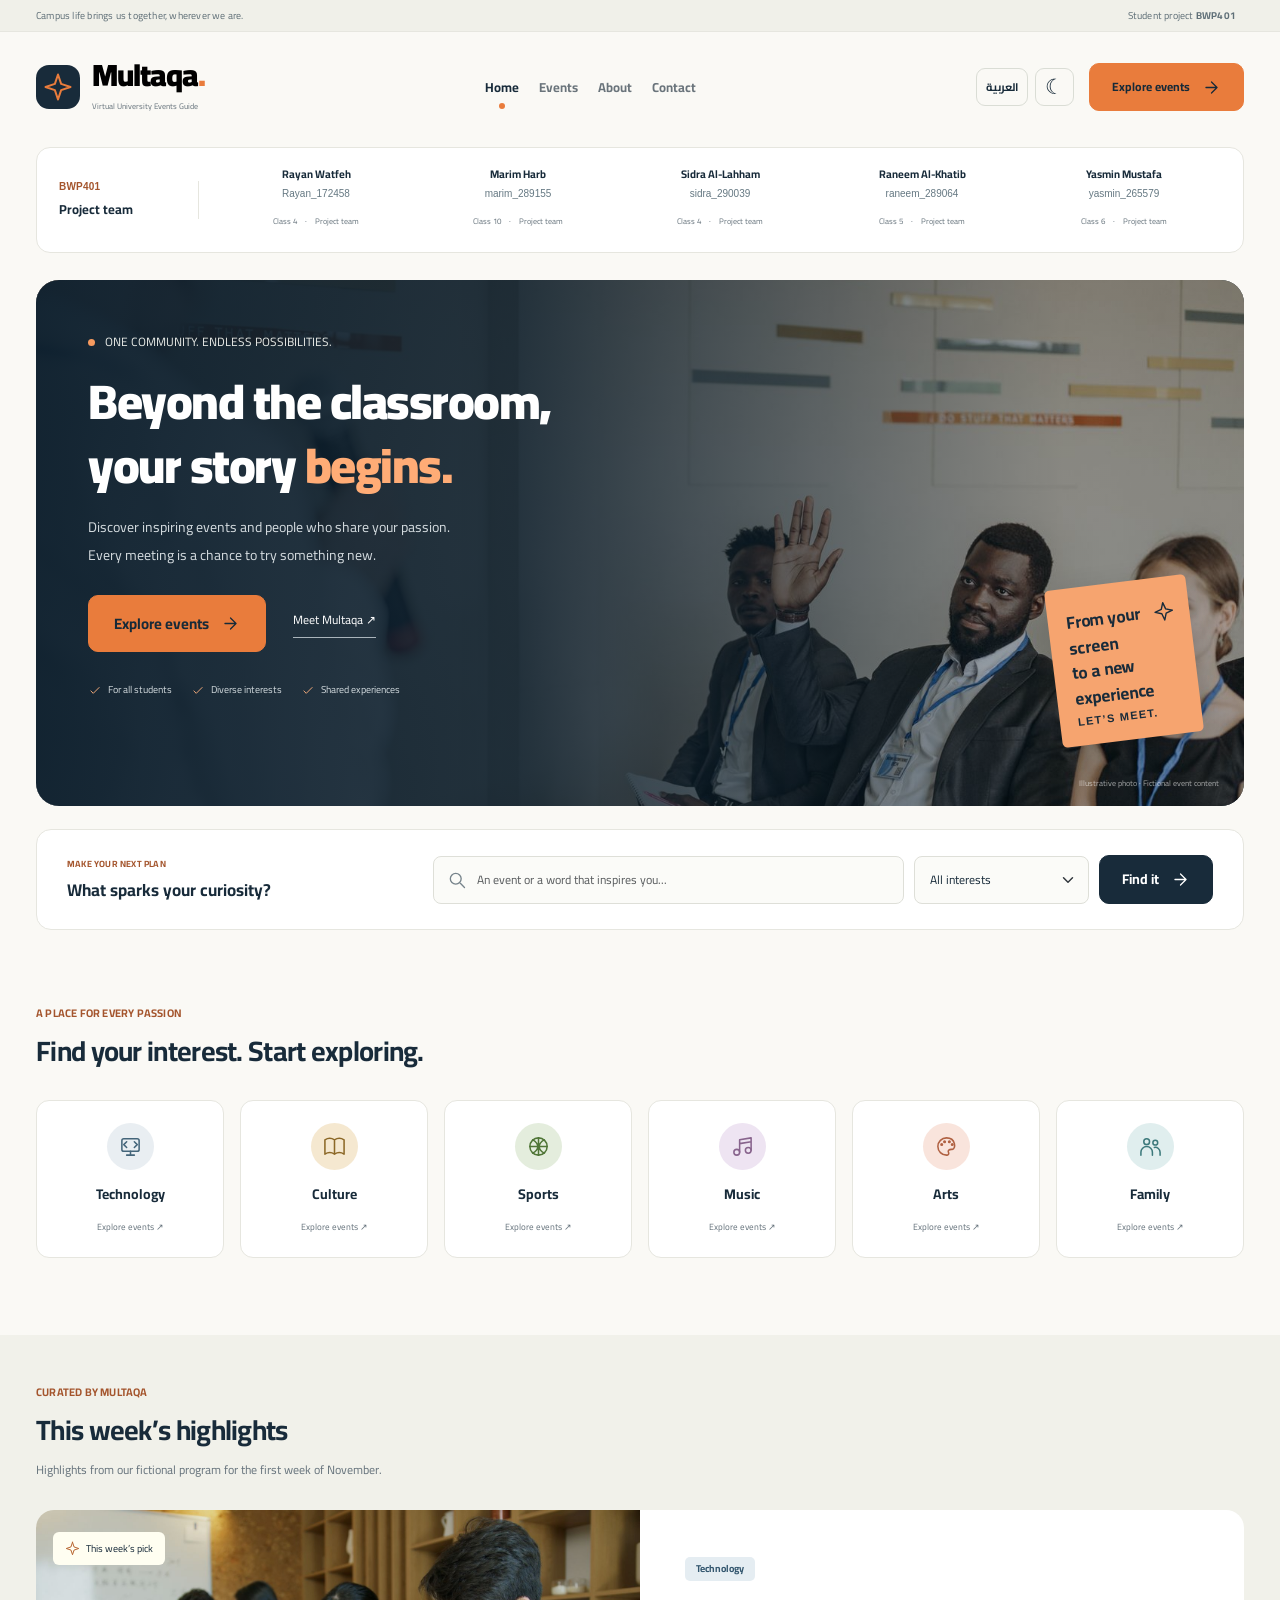
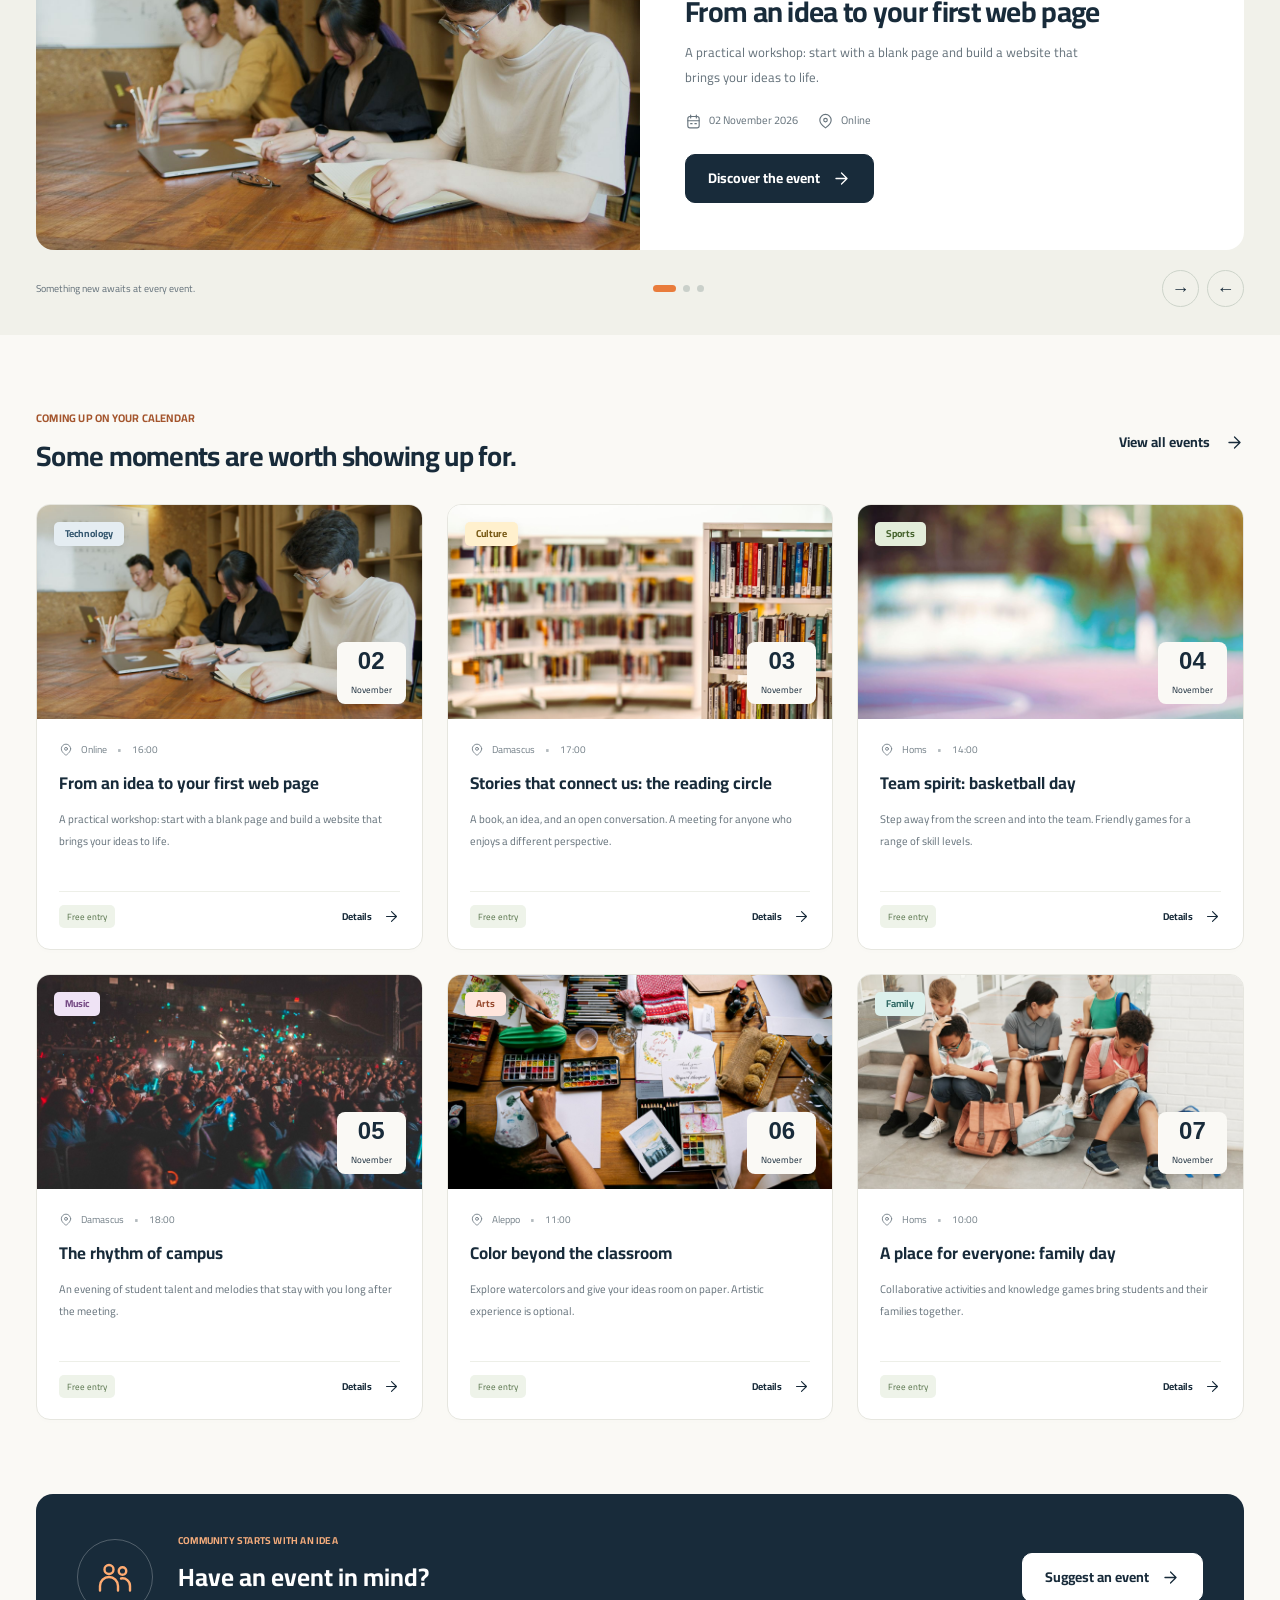
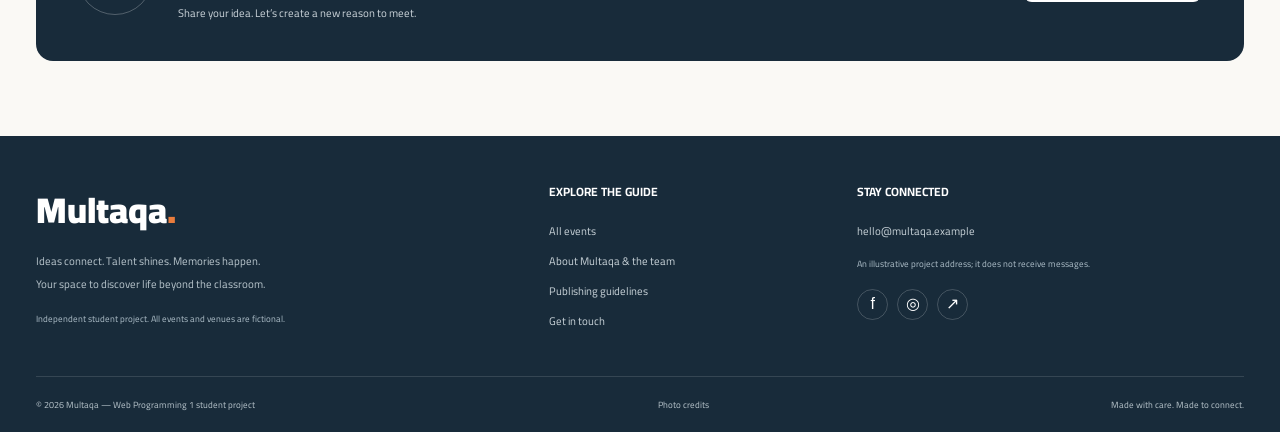
<file: en/index.html>
<!DOCTYPE html>
<html lang="en" dir="ltr"><head><meta charset="UTF-8"><meta name="viewport" content="width=device-width, initial-scale=1"><meta name="description" content="Multaqa, a student project for a virtual university events guide. Explore culture, technology, sports, music, and arts."><meta name="theme-color" content="#182b3a"><title>Home | Multaqa</title><link rel="icon" type="image/svg+xml" href="../assets/img/favicon.svg"><link rel="stylesheet" href="https://cdn.jsdelivr.net/npm/bootstrap@5.3.3/dist/css/bootstrap.min.css" onerror="this.onerror=null;this.href='../assets/css/bootstrap.min.css'"><link rel="stylesheet" href="../assets/css/styles.css"><script>try{if(localStorage.getItem('multaqa-theme')==='dark')document.documentElement.className='dark-theme';}catch(e){}</script></head><body><a class="skip-link" href="#main">Skip to content</a><div class="topbar"><div class="container"><span>Campus life brings us together, wherever we are.</span><span>Student project <b dir="ltr">BWP401</b></span></div></div><header class="site-header"><nav class="navbar navbar-expand-lg container" aria-label="Main navigation"><a class="navbar-brand" href="index.html"><span class="brand-mark"><svg class="icon icon-spark" viewBox="0 0 24 24" fill="none" stroke="currentColor" stroke-width="1.6" stroke-linecap="round" stroke-linejoin="round" aria-hidden="true"><path d="m12 2 2.5 7.5L22 12l-7.5 2.5L12 22l-2.5-7.5L2 12l7.5-2.5L12 2Z"/></svg></span><span><strong>Multaqa<span class="brand-dot">.</span></strong><small>Virtual University Events Guide</small></span></a><button class="navbar-toggler" type="button" data-bs-toggle="collapse" data-bs-target="#siteNav" aria-controls="siteNav" aria-expanded="false" aria-label="Toggle navigation"><span class="navbar-toggler-icon"></span></button><div class="collapse navbar-collapse" id="siteNav"><ul class="navbar-nav mx-auto"><li class="nav-item"><a class="nav-link active" aria-current="page" href="index.html">Home</a></li><li class="nav-item"><a class="nav-link "  href="events.html">Events</a></li><li class="nav-item"><a class="nav-link "  href="about.html">About</a></li><li class="nav-item"><a class="nav-link "  href="contact.html">Contact</a></li></ul><div class="display-controls"><button id="languageToggle" class="control-button language-toggle" type="button" onclick="toggleLanguage()" aria-label="التبديل إلى العربية"><span>العربية</span></button><button id="themeToggle" class="control-button theme-toggle" type="button" onclick="toggleTheme()" aria-label="Switch to dark mode" aria-pressed="false"><span aria-hidden="true" id="themeSymbol">☾</span></button></div><a href="events.html" class="btn btn-primary nav-cta">Explore events <svg class="icon icon-arrow" viewBox="0 0 24 24" fill="none" stroke="currentColor" stroke-width="1.6" stroke-linecap="round" stroke-linejoin="round" aria-hidden="true"><path d="M19 12H5m7-7-7 7 7 7"/></svg></a></div></nav></header><main id="main"><section class="container home-team-section" id="project-team"><div class="team-strip"><div class="team-strip-heading"><p class="eyebrow">BWP401</p><h2>Project team</h2></div><div class="team-grid"><article class="team-person"><img src="../assets/img/team-0.svg" alt="Initial avatar for Rayan Watfeh" width="68" height="68"><h3>Rayan Watfeh</h3><p class="student-id" dir="ltr">Rayan_172458</p><p class="team-role">Website preparation & development</p><span>Class 4 <span aria-hidden="true">·</span> Project team</span></article><article class="team-person"><img src="../assets/img/team-1.svg" alt="Initial avatar for Marim Harb" width="68" height="68"><h3>Marim Harb</h3><p class="student-id" dir="ltr">marim_289155</p><p class="team-role">Website preparation & development</p><span>Class 10 <span aria-hidden="true">·</span> Project team</span></article><article class="team-person"><img src="../assets/img/team-2.svg" alt="Initial avatar for Sidra Al-Lahham" width="68" height="68"><h3>Sidra Al-Lahham</h3><p class="student-id" dir="ltr">sidra_290039</p><p class="team-role">Website preparation & development</p><span>Class 4 <span aria-hidden="true">·</span> Project team</span></article><article class="team-person"><img src="../assets/img/team-3.svg" alt="Initial avatar for Raneem Al-Khatib" width="68" height="68"><h3>Raneem Al-Khatib</h3><p class="student-id" dir="ltr">raneem_289064</p><p class="team-role">Website preparation & development</p><span>Class 5 <span aria-hidden="true">·</span> Project team</span></article><article class="team-person"><img src="../assets/img/team-4.svg" alt="Initial avatar for Yasmin Mustafa" width="68" height="68"><h3>Yasmin Mustafa</h3><p class="student-id" dir="ltr">yasmin_265579</p><p class="team-role">Website preparation & development</p><span>Class 6 <span aria-hidden="true">·</span> Project team</span></article></div></div></section><section class="hero-section container"><div class="hero"><img src="../assets/img/conference.jpg" alt="Participants in a meeting hall, illustrative photo" class="hero-photo" fetchpriority="high" width="1600" height="1067"><div class="hero-shade"></div><div class="hero-copy"><p class="hero-eyebrow"><span></span> ONE COMMUNITY. ENDLESS POSSIBILITIES.</p><h1>Beyond the classroom,<br>your story <span>begins.</span></h1><p>Discover inspiring events and people who share your passion.<br>Every meeting is a chance to try something new.</p><div class="hero-actions"><a href="events.html" class="btn btn-primary btn-lg">Explore events <svg class="icon icon-arrow" viewBox="0 0 24 24" fill="none" stroke="currentColor" stroke-width="1.6" stroke-linecap="round" stroke-linejoin="round" aria-hidden="true"><path d="M19 12H5m7-7-7 7 7 7"/></svg></a><a href="about.html" class="hero-secondary">Meet Multaqa ↗</a></div><div class="hero-chips"><span><svg class="icon icon-check" viewBox="0 0 24 24" fill="none" stroke="currentColor" stroke-width="1.6" stroke-linecap="round" stroke-linejoin="round" aria-hidden="true"><path d="m5 12 4 4L19 6"/></svg> For all students</span><span><svg class="icon icon-check" viewBox="0 0 24 24" fill="none" stroke="currentColor" stroke-width="1.6" stroke-linecap="round" stroke-linejoin="round" aria-hidden="true"><path d="m5 12 4 4L19 6"/></svg> Diverse interests</span><span><svg class="icon icon-check" viewBox="0 0 24 24" fill="none" stroke="currentColor" stroke-width="1.6" stroke-linecap="round" stroke-linejoin="round" aria-hidden="true"><path d="m5 12 4 4L19 6"/></svg> Shared experiences</span></div></div><div class="hero-stamp"><span>From your screen<br>to a new experience</span><svg class="icon icon-spark" viewBox="0 0 24 24" fill="none" stroke="currentColor" stroke-width="1.6" stroke-linecap="round" stroke-linejoin="round" aria-hidden="true"><path d="m12 2 2.5 7.5L22 12l-7.5 2.5L12 22l-2.5-7.5L2 12l7.5-2.5L12 2Z"/></svg><small>LET’S MEET.</small></div><div class="hero-caption">Illustrative photo · Fictional event content</div></div></section>
<section class="container discovery-section" aria-labelledby="discover-title"><div class="discovery"><div><p class="eyebrow">MAKE YOUR NEXT PLAN</p><h2 id="discover-title">What sparks your curiosity?</h2></div><form class="discovery-form" action="events.html" method="get"><div class="search-field"><svg class="icon icon-search" viewBox="0 0 24 24" fill="none" stroke="currentColor" stroke-width="1.6" stroke-linecap="round" stroke-linejoin="round" aria-hidden="true"><circle cx="10.5" cy="10.5" r="6.5"/><path d="m16 16 5 5"/></svg><label class="visually-hidden" for="homeSearch">Search events</label><input id="homeSearch" class="form-control" name="q" placeholder="An event or a word that inspires you..."></div><label class="visually-hidden" for="homeCategory">Category</label><select id="homeCategory" name="category" class="form-select"><option value="">All interests</option><option value="tech">Technology</option><option value="culture">Culture</option><option value="sport">Sports</option><option value="music">Music</option><option value="art">Arts</option><option value="family">Family</option></select><button class="btn btn-dark" type="submit">Find it <svg class="icon icon-arrow" viewBox="0 0 24 24" fill="none" stroke="currentColor" stroke-width="1.6" stroke-linecap="round" stroke-linejoin="round" aria-hidden="true"><path d="M19 12H5m7-7-7 7 7 7"/></svg></button></form></div></section>
<section class="section container" id="categories"><div class="section-heading"><div><p class="eyebrow">A PLACE FOR EVERY PASSION</p><h2>Find your interest. Start exploring.</h2></div></div><div class="category-grid"><a class="category-tile tech" href="events.html?category=tech"><span><svg class="icon icon-tech" viewBox="0 0 24 24" fill="none" stroke="currentColor" stroke-width="1.6" stroke-linecap="round" stroke-linejoin="round" aria-hidden="true"><rect x="3" y="4" width="18" height="13" rx="2"/><path d="M8 21h8m-4-4v4m-4-14-3 3 3 3m8-6 3 3-3 3"/></svg></span><strong>Technology</strong><small>Explore events ↗</small></a><a class="category-tile culture" href="events.html?category=culture"><span><svg class="icon icon-culture" viewBox="0 0 24 24" fill="none" stroke="currentColor" stroke-width="1.6" stroke-linecap="round" stroke-linejoin="round" aria-hidden="true"><path d="M12 5C9 3 5 3 2 5v15c3-2 7-2 10 0 3-2 7-2 10 0V5c-3-2-7-2-10 0Zm0 0v15"/></svg></span><strong>Culture</strong><small>Explore events ↗</small></a><a class="category-tile sport" href="events.html?category=sport"><span><svg class="icon icon-sport" viewBox="0 0 24 24" fill="none" stroke="currentColor" stroke-width="1.6" stroke-linecap="round" stroke-linejoin="round" aria-hidden="true"><circle cx="12" cy="12" r="9"/><path d="M3 12h18M12 3v18M6 5c7 4 7 10 0 14M18 5c-7 4-7 10 0 14"/></svg></span><strong>Sports</strong><small>Explore events ↗</small></a><a class="category-tile music" href="events.html?category=music"><span><svg class="icon icon-music" viewBox="0 0 24 24" fill="none" stroke="currentColor" stroke-width="1.6" stroke-linecap="round" stroke-linejoin="round" aria-hidden="true"><path d="M9 18V5l12-2v13M9 9l12-2"/><ellipse cx="6" cy="18" rx="3" ry="3"/><ellipse cx="18" cy="16" rx="3" ry="3"/></svg></span><strong>Music</strong><small>Explore events ↗</small></a><a class="category-tile art" href="events.html?category=art"><span><svg class="icon icon-art" viewBox="0 0 24 24" fill="none" stroke="currentColor" stroke-width="1.6" stroke-linecap="round" stroke-linejoin="round" aria-hidden="true"><path d="M12 3a9 9 0 1 0 0 18h1a2 2 0 0 0 1-3c-1-2 1-3 3-3h1c4 0 4-12-6-12Z"/><circle cx="7" cy="10" r=".8"/><circle cx="10" cy="7" r=".8"/><circle cx="15" cy="7" r=".8"/><circle cx="18" cy="10" r=".8"/></svg></span><strong>Arts</strong><small>Explore events ↗</small></a><a class="category-tile family" href="events.html?category=family"><span><svg class="icon icon-family" viewBox="0 0 24 24" fill="none" stroke="currentColor" stroke-width="1.6" stroke-linecap="round" stroke-linejoin="round" aria-hidden="true"><circle cx="8" cy="7" r="3"/><circle cx="17" cy="8" r="2.5"/><path d="M2 21v-3a6 6 0 0 1 12 0v3m2-8a5 5 0 0 1 6 5v3"/></svg></span><strong>Family</strong><small>Explore events ↗</small></a></div></section>
<section class="section feature-section"><div class="container"><div class="section-heading"><div><p class="eyebrow">CURATED BY MULTAQA</p><h2>This week’s highlights</h2><p class="section-description">Highlights from our fictional program for the first week of November.</p></div></div><div id="featuredCarousel" class="carousel slide"><div class="carousel-inner"><article class="carousel-item active"><div class="featured-card row g-0"><div class="col-lg-6 featured-visual"><img src="../assets/img/workshop.jpg" alt="Students working on laptops around a table" class="" loading="lazy" width="1600" height="1067"><span class="featured-label"><svg class="icon icon-spark" viewBox="0 0 24 24" fill="none" stroke="currentColor" stroke-width="1.6" stroke-linecap="round" stroke-linejoin="round" aria-hidden="true"><path d="m12 2 2.5 7.5L22 12l-7.5 2.5L12 22l-2.5-7.5L2 12l7.5-2.5L12 2Z"/></svg> This week’s pick</span></div><div class="col-lg-6 featured-copy"><span class="badge category-badge tech">Technology</span><h3>From an idea to your first web page</h3><p>A practical workshop: start with a blank page and build a website that brings your ideas to life.</p><div class="featured-meta"><span><svg class="icon icon-calendar" viewBox="0 0 24 24" fill="none" stroke="currentColor" stroke-width="1.6" stroke-linecap="round" stroke-linejoin="round" aria-hidden="true"><rect x="4" y="5" width="16" height="16" rx="3"/><path d="M8 3v4m8-4v4M4 11h16m-12 4h2m4 0h2"/></svg> 02 November 2026</span><span><svg class="icon icon-pin" viewBox="0 0 24 24" fill="none" stroke="currentColor" stroke-width="1.6" stroke-linecap="round" stroke-linejoin="round" aria-hidden="true"><path d="M20 10c0 6-8 11-8 11S4 16 4 10a8 8 0 1 1 16 0Z"/><circle cx="12" cy="10" r="2.5"/></svg> Online</span></div><a href="event.html?id=web-lab" class="btn btn-dark">Discover the event <svg class="icon icon-arrow" viewBox="0 0 24 24" fill="none" stroke="currentColor" stroke-width="1.6" stroke-linecap="round" stroke-linejoin="round" aria-hidden="true"><path d="M19 12H5m7-7-7 7 7 7"/></svg></a></div></div></article><article class="carousel-item "><div class="featured-card row g-0"><div class="col-lg-6 featured-visual"><img src="../assets/img/music.jpg" alt="An audience enjoying a concert with colorful lighting" class="" loading="lazy" width="1600" height="1067"><span class="featured-label"><svg class="icon icon-spark" viewBox="0 0 24 24" fill="none" stroke="currentColor" stroke-width="1.6" stroke-linecap="round" stroke-linejoin="round" aria-hidden="true"><path d="m12 2 2.5 7.5L22 12l-7.5 2.5L12 22l-2.5-7.5L2 12l7.5-2.5L12 2Z"/></svg> This week’s pick</span></div><div class="col-lg-6 featured-copy"><span class="badge category-badge music">Music</span><h3>The rhythm of campus</h3><p>An evening of student talent and melodies that stay with you long after the meeting.</p><div class="featured-meta"><span><svg class="icon icon-calendar" viewBox="0 0 24 24" fill="none" stroke="currentColor" stroke-width="1.6" stroke-linecap="round" stroke-linejoin="round" aria-hidden="true"><rect x="4" y="5" width="16" height="16" rx="3"/><path d="M8 3v4m8-4v4M4 11h16m-12 4h2m4 0h2"/></svg> 05 November 2026</span><span><svg class="icon icon-pin" viewBox="0 0 24 24" fill="none" stroke="currentColor" stroke-width="1.6" stroke-linecap="round" stroke-linejoin="round" aria-hidden="true"><path d="M20 10c0 6-8 11-8 11S4 16 4 10a8 8 0 1 1 16 0Z"/><circle cx="12" cy="10" r="2.5"/></svg> Damascus</span></div><a href="event.html?id=music-night" class="btn btn-dark">Discover the event <svg class="icon icon-arrow" viewBox="0 0 24 24" fill="none" stroke="currentColor" stroke-width="1.6" stroke-linecap="round" stroke-linejoin="round" aria-hidden="true"><path d="M19 12H5m7-7-7 7 7 7"/></svg></a></div></div></article><article class="carousel-item "><div class="featured-card row g-0"><div class="col-lg-6 featured-visual"><img src="../assets/img/art.jpg" alt="Hands painting with watercolors in an art workshop" class="" loading="lazy" width="1600" height="1067"><span class="featured-label"><svg class="icon icon-spark" viewBox="0 0 24 24" fill="none" stroke="currentColor" stroke-width="1.6" stroke-linecap="round" stroke-linejoin="round" aria-hidden="true"><path d="m12 2 2.5 7.5L22 12l-7.5 2.5L12 22l-2.5-7.5L2 12l7.5-2.5L12 2Z"/></svg> This week’s pick</span></div><div class="col-lg-6 featured-copy"><span class="badge category-badge art">Arts</span><h3>Color beyond the classroom</h3><p>Explore watercolors and give your ideas room on paper. Artistic experience is optional.</p><div class="featured-meta"><span><svg class="icon icon-calendar" viewBox="0 0 24 24" fill="none" stroke="currentColor" stroke-width="1.6" stroke-linecap="round" stroke-linejoin="round" aria-hidden="true"><rect x="4" y="5" width="16" height="16" rx="3"/><path d="M8 3v4m8-4v4M4 11h16m-12 4h2m4 0h2"/></svg> 06 November 2026</span><span><svg class="icon icon-pin" viewBox="0 0 24 24" fill="none" stroke="currentColor" stroke-width="1.6" stroke-linecap="round" stroke-linejoin="round" aria-hidden="true"><path d="M20 10c0 6-8 11-8 11S4 16 4 10a8 8 0 1 1 16 0Z"/><circle cx="12" cy="10" r="2.5"/></svg> Aleppo</span></div><a href="event.html?id=art-day" class="btn btn-dark">Discover the event <svg class="icon icon-arrow" viewBox="0 0 24 24" fill="none" stroke="currentColor" stroke-width="1.6" stroke-linecap="round" stroke-linejoin="round" aria-hidden="true"><path d="M19 12H5m7-7-7 7 7 7"/></svg></a></div></div></article></div><div class="slider-bottom"><p>Something new awaits at every event.</p><div class="carousel-indicators"><button type="button" data-bs-target="#featuredCarousel" data-bs-slide-to="0" class="active" aria-current="true" aria-label="First event"></button><button type="button" data-bs-target="#featuredCarousel" data-bs-slide-to="1" aria-label="Second event"></button><button type="button" data-bs-target="#featuredCarousel" data-bs-slide-to="2" aria-label="Third event"></button></div><div class="slider-arrows"><button type="button" data-bs-target="#featuredCarousel" data-bs-slide="prev" aria-label="Previous event">→</button><button type="button" data-bs-target="#featuredCarousel" data-bs-slide="next" aria-label="Next event">←</button></div></div></div></div></section>
<section class="section container"><div class="section-heading"><div><p class="eyebrow">COMING UP ON YOUR CALENDAR</p><h2>Some moments are worth showing up for.</h2></div><a href="events.html" class="text-link">View all events <svg class="icon icon-arrow" viewBox="0 0 24 24" fill="none" stroke="currentColor" stroke-width="1.6" stroke-linecap="round" stroke-linejoin="round" aria-hidden="true"><path d="M19 12H5m7-7-7 7 7 7"/></svg></a></div><div class="row g-4"><div class="col-md-6 col-lg-4 event-column" data-title="From an idea to your first web page A practical workshop: start with a blank page and build a website that brings your ideas to life." data-category="tech" data-date="2026-11-02" data-location="Online"><article class="card event-card h-100"><a href="event.html?id=web-lab" class="card-image" aria-label="تفاصيل From an idea to your first web page"><img src="../assets/img/workshop.jpg" alt="Students working on laptops around a table" class="" loading="lazy" width="1600" height="1067"><span class="badge category-badge tech">Technology</span><span class="date-ticket"><strong>02</strong><small>November</small></span></a><div class="card-body"><p class="event-meta"><svg class="icon icon-pin" viewBox="0 0 24 24" fill="none" stroke="currentColor" stroke-width="1.6" stroke-linecap="round" stroke-linejoin="round" aria-hidden="true"><path d="M20 10c0 6-8 11-8 11S4 16 4 10a8 8 0 1 1 16 0Z"/><circle cx="12" cy="10" r="2.5"/></svg>Online<span>•</span>16:00</p><h3><a href="event.html?id=web-lab">From an idea to your first web page</a></h3><p class="card-description">A practical workshop: start with a blank page and build a website that brings your ideas to life.</p><div class="card-bottom"><span class="free-label">Free entry</span><a href="event.html?id=web-lab" class="detail-link">Details <svg class="icon icon-arrow" viewBox="0 0 24 24" fill="none" stroke="currentColor" stroke-width="1.6" stroke-linecap="round" stroke-linejoin="round" aria-hidden="true"><path d="M19 12H5m7-7-7 7 7 7"/></svg></a></div></div></article></div><div class="col-md-6 col-lg-4 event-column" data-title="Stories that connect us: the reading circle A book, an idea, and an open conversation. A meeting for anyone who enjoys a different perspective." data-category="culture" data-date="2026-11-03" data-location="Damascus"><article class="card event-card h-100"><a href="event.html?id=culture-talk" class="card-image" aria-label="تفاصيل Stories that connect us: the reading circle"><img src="../assets/img/books.jpg" alt="Books on the shelves of a bright library" class="" loading="lazy" width="1600" height="1067"><span class="badge category-badge culture">Culture</span><span class="date-ticket"><strong>03</strong><small>November</small></span></a><div class="card-body"><p class="event-meta"><svg class="icon icon-pin" viewBox="0 0 24 24" fill="none" stroke="currentColor" stroke-width="1.6" stroke-linecap="round" stroke-linejoin="round" aria-hidden="true"><path d="M20 10c0 6-8 11-8 11S4 16 4 10a8 8 0 1 1 16 0Z"/><circle cx="12" cy="10" r="2.5"/></svg>Damascus<span>•</span>17:00</p><h3><a href="event.html?id=culture-talk">Stories that connect us: the reading circle</a></h3><p class="card-description">A book, an idea, and an open conversation. A meeting for anyone who enjoys a different perspective.</p><div class="card-bottom"><span class="free-label">Free entry</span><a href="event.html?id=culture-talk" class="detail-link">Details <svg class="icon icon-arrow" viewBox="0 0 24 24" fill="none" stroke="currentColor" stroke-width="1.6" stroke-linecap="round" stroke-linejoin="round" aria-hidden="true"><path d="M19 12H5m7-7-7 7 7 7"/></svg></a></div></div></article></div><div class="col-md-6 col-lg-4 event-column" data-title="Team spirit: basketball day Step away from the screen and into the team. Friendly games for a range of skill levels." data-category="sport" data-date="2026-11-04" data-location="Homs"><article class="card event-card h-100"><a href="event.html?id=basketball" class="card-image" aria-label="تفاصيل Team spirit: basketball day"><img src="../assets/img/sport.jpg" alt="A basketball on an outdoor court" class="" loading="lazy" width="1600" height="1067"><span class="badge category-badge sport">Sports</span><span class="date-ticket"><strong>04</strong><small>November</small></span></a><div class="card-body"><p class="event-meta"><svg class="icon icon-pin" viewBox="0 0 24 24" fill="none" stroke="currentColor" stroke-width="1.6" stroke-linecap="round" stroke-linejoin="round" aria-hidden="true"><path d="M20 10c0 6-8 11-8 11S4 16 4 10a8 8 0 1 1 16 0Z"/><circle cx="12" cy="10" r="2.5"/></svg>Homs<span>•</span>14:00</p><h3><a href="event.html?id=basketball">Team spirit: basketball day</a></h3><p class="card-description">Step away from the screen and into the team. Friendly games for a range of skill levels.</p><div class="card-bottom"><span class="free-label">Free entry</span><a href="event.html?id=basketball" class="detail-link">Details <svg class="icon icon-arrow" viewBox="0 0 24 24" fill="none" stroke="currentColor" stroke-width="1.6" stroke-linecap="round" stroke-linejoin="round" aria-hidden="true"><path d="M19 12H5m7-7-7 7 7 7"/></svg></a></div></div></article></div><div class="col-md-6 col-lg-4 event-column" data-title="The rhythm of campus An evening of student talent and melodies that stay with you long after the meeting." data-category="music" data-date="2026-11-05" data-location="Damascus"><article class="card event-card h-100"><a href="event.html?id=music-night" class="card-image" aria-label="تفاصيل The rhythm of campus"><img src="../assets/img/music.jpg" alt="An audience enjoying a concert with colorful lighting" class="" loading="lazy" width="1600" height="1067"><span class="badge category-badge music">Music</span><span class="date-ticket"><strong>05</strong><small>November</small></span></a><div class="card-body"><p class="event-meta"><svg class="icon icon-pin" viewBox="0 0 24 24" fill="none" stroke="currentColor" stroke-width="1.6" stroke-linecap="round" stroke-linejoin="round" aria-hidden="true"><path d="M20 10c0 6-8 11-8 11S4 16 4 10a8 8 0 1 1 16 0Z"/><circle cx="12" cy="10" r="2.5"/></svg>Damascus<span>•</span>18:00</p><h3><a href="event.html?id=music-night">The rhythm of campus</a></h3><p class="card-description">An evening of student talent and melodies that stay with you long after the meeting.</p><div class="card-bottom"><span class="free-label">Free entry</span><a href="event.html?id=music-night" class="detail-link">Details <svg class="icon icon-arrow" viewBox="0 0 24 24" fill="none" stroke="currentColor" stroke-width="1.6" stroke-linecap="round" stroke-linejoin="round" aria-hidden="true"><path d="M19 12H5m7-7-7 7 7 7"/></svg></a></div></div></article></div><div class="col-md-6 col-lg-4 event-column" data-title="Color beyond the classroom Explore watercolors and give your ideas room on paper. Artistic experience is optional." data-category="art" data-date="2026-11-06" data-location="Aleppo"><article class="card event-card h-100"><a href="event.html?id=art-day" class="card-image" aria-label="تفاصيل Color beyond the classroom"><img src="../assets/img/art.jpg" alt="Hands painting with watercolors in an art workshop" class="" loading="lazy" width="1600" height="1067"><span class="badge category-badge art">Arts</span><span class="date-ticket"><strong>06</strong><small>November</small></span></a><div class="card-body"><p class="event-meta"><svg class="icon icon-pin" viewBox="0 0 24 24" fill="none" stroke="currentColor" stroke-width="1.6" stroke-linecap="round" stroke-linejoin="round" aria-hidden="true"><path d="M20 10c0 6-8 11-8 11S4 16 4 10a8 8 0 1 1 16 0Z"/><circle cx="12" cy="10" r="2.5"/></svg>Aleppo<span>•</span>11:00</p><h3><a href="event.html?id=art-day">Color beyond the classroom</a></h3><p class="card-description">Explore watercolors and give your ideas room on paper. Artistic experience is optional.</p><div class="card-bottom"><span class="free-label">Free entry</span><a href="event.html?id=art-day" class="detail-link">Details <svg class="icon icon-arrow" viewBox="0 0 24 24" fill="none" stroke="currentColor" stroke-width="1.6" stroke-linecap="round" stroke-linejoin="round" aria-hidden="true"><path d="M19 12H5m7-7-7 7 7 7"/></svg></a></div></div></article></div><div class="col-md-6 col-lg-4 event-column" data-title="A place for everyone: family day Collaborative activities and knowledge games bring students and their families together." data-category="family" data-date="2026-11-07" data-location="Homs"><article class="card event-card h-100"><a href="event.html?id=family-day" class="card-image" aria-label="تفاصيل A place for everyone: family day"><img src="../assets/img/community.jpg" alt="People collaborating on activities around a table" class="" loading="lazy" width="1600" height="1067"><span class="badge category-badge family">Family</span><span class="date-ticket"><strong>07</strong><small>November</small></span></a><div class="card-body"><p class="event-meta"><svg class="icon icon-pin" viewBox="0 0 24 24" fill="none" stroke="currentColor" stroke-width="1.6" stroke-linecap="round" stroke-linejoin="round" aria-hidden="true"><path d="M20 10c0 6-8 11-8 11S4 16 4 10a8 8 0 1 1 16 0Z"/><circle cx="12" cy="10" r="2.5"/></svg>Homs<span>•</span>10:00</p><h3><a href="event.html?id=family-day">A place for everyone: family day</a></h3><p class="card-description">Collaborative activities and knowledge games bring students and their families together.</p><div class="card-bottom"><span class="free-label">Free entry</span><a href="event.html?id=family-day" class="detail-link">Details <svg class="icon icon-arrow" viewBox="0 0 24 24" fill="none" stroke="currentColor" stroke-width="1.6" stroke-linecap="round" stroke-linejoin="round" aria-hidden="true"><path d="M19 12H5m7-7-7 7 7 7"/></svg></a></div></div></article></div></div></section>
<section class="container cta-section"><div class="community-banner"><div class="banner-symbol"><svg class="icon icon-family" viewBox="0 0 24 24" fill="none" stroke="currentColor" stroke-width="1.6" stroke-linecap="round" stroke-linejoin="round" aria-hidden="true"><circle cx="8" cy="7" r="3"/><circle cx="17" cy="8" r="2.5"/><path d="M2 21v-3a6 6 0 0 1 12 0v3m2-8a5 5 0 0 1 6 5v3"/></svg></div><div><p class="eyebrow">COMMUNITY STARTS WITH AN IDEA</p><h2>Have an event in mind?</h2><p>Share your idea. Let’s create a new reason to meet.</p></div><a class="btn btn-light" href="contact.html?subject=event">Suggest an event <svg class="icon icon-arrow" viewBox="0 0 24 24" fill="none" stroke="currentColor" stroke-width="1.6" stroke-linecap="round" stroke-linejoin="round" aria-hidden="true"><path d="M19 12H5m7-7-7 7 7 7"/></svg></a></div></section>
</main><footer class="site-footer"><div class="container"><div class="row gy-4 footer-main"><div class="col-lg-5"><a class="footer-brand" href="index.html">Multaqa<span>.</span></a><p>Ideas connect. Talent shines. Memories happen.<br>Your space to discover life beyond the classroom.</p><span class="footer-note">Independent student project. All events and venues are fictional.</span></div><div class="col-6 col-lg-3"><h2>EXPLORE THE GUIDE</h2><a href="events.html">All events</a><a href="about.html">About Multaqa & the team</a><a href="about.html#policies">Publishing guidelines</a><a href="contact.html">Get in touch</a></div><div class="col-6 col-lg-4"><h2>STAY CONNECTED</h2><a href="mailto:hello@multaqa.example" dir="ltr">hello@multaqa.example</a><p class="footer-note">An illustrative project address; it does not receive messages.</p><div class="social-links"><a href="https://www.facebook.com/" target="_blank" rel="noopener noreferrer" aria-label="Visit Facebook">f</a><a href="https://www.instagram.com/" target="_blank" rel="noopener noreferrer" aria-label="Visit Instagram">◎</a><a href="https://t.me/" target="_blank" rel="noopener noreferrer" aria-label="Visit Telegram">↗</a></div></div></div><div class="footer-bottom"><span>© 2026 Multaqa — Web Programming 1 student project</span><a href="about.html#image-credits">Photo credits</a><span>Made with care. Made to connect.</span></div></div></footer><button class="to-top" id="toTop" type="button" aria-label="Back to top" onclick="window.scrollTo(0,0)">↑</button><script src="https://cdn.jsdelivr.net/npm/bootstrap@5.3.3/dist/js/bootstrap.bundle.min.js" onerror="this.onerror=null;this.src='../assets/js/bootstrap.bundle.min.js'"></script><script src="../assets/js/main.js"></script></body></html>
</file>
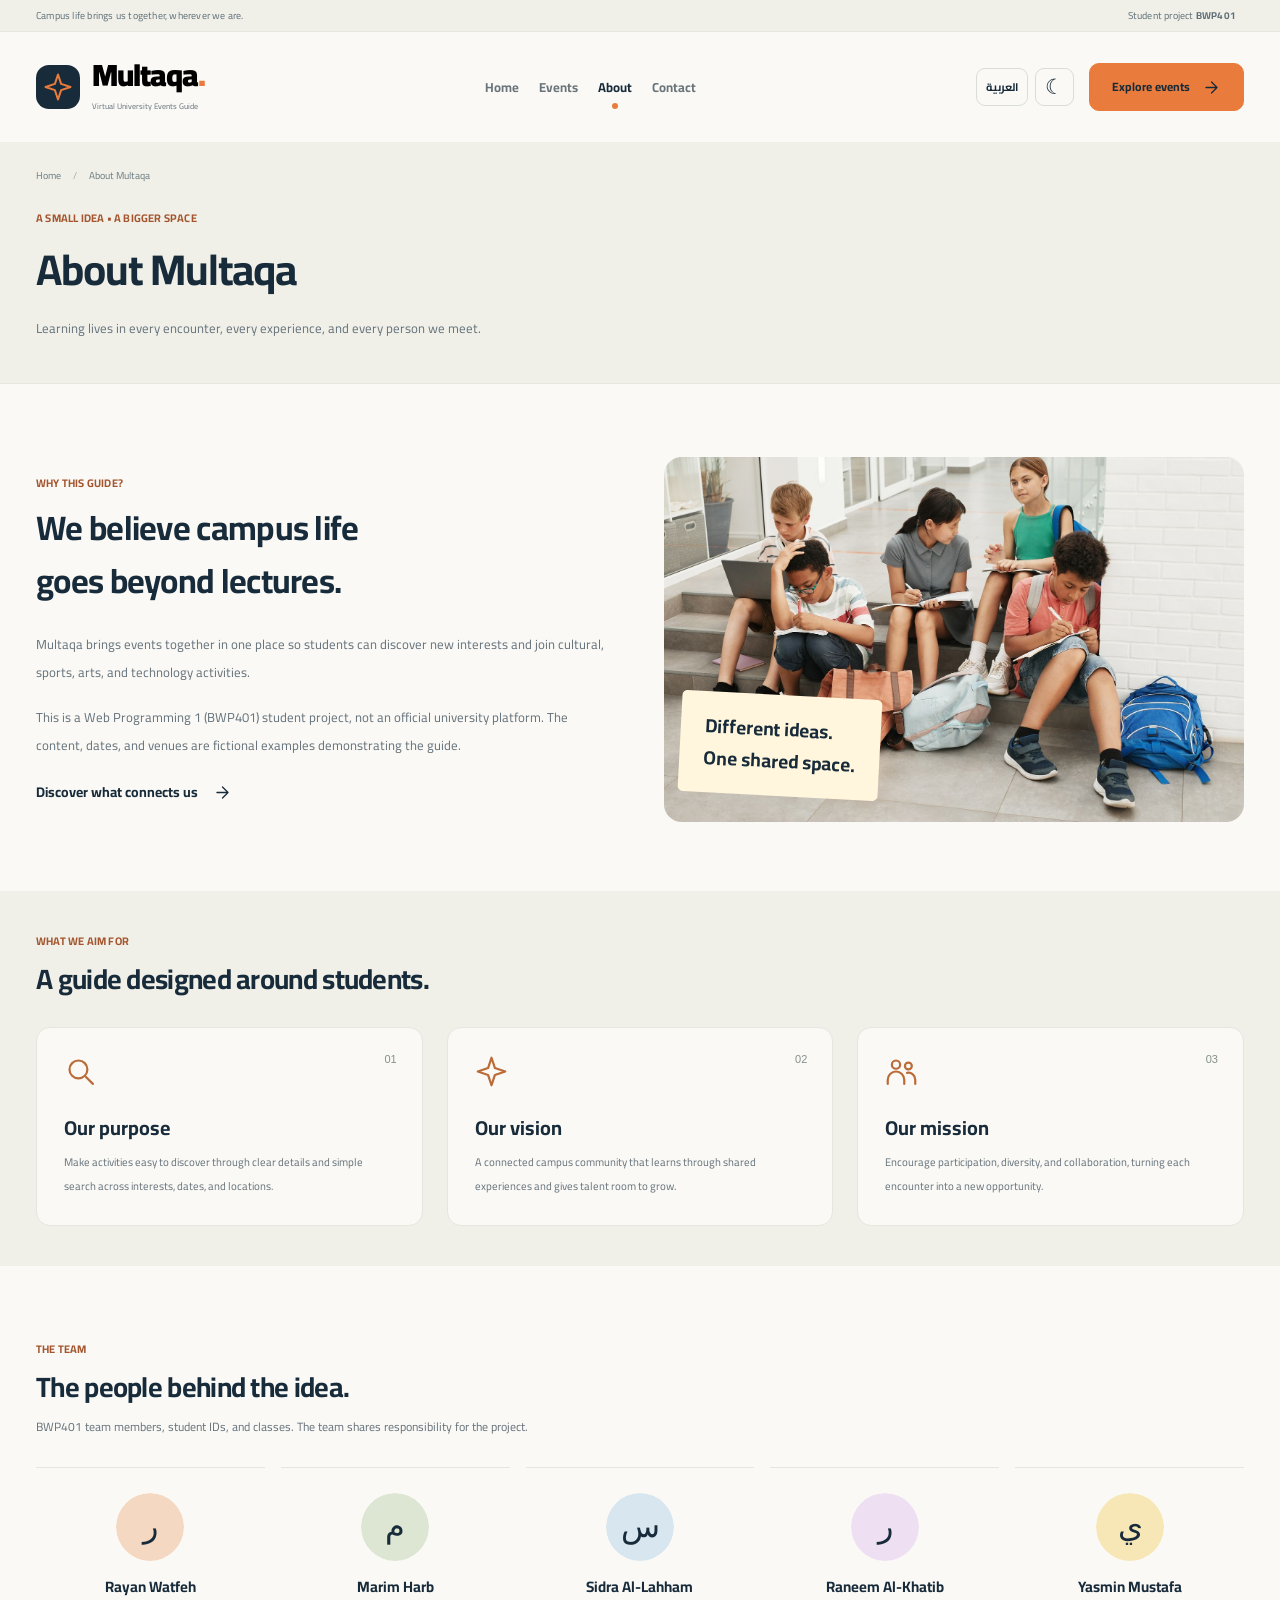
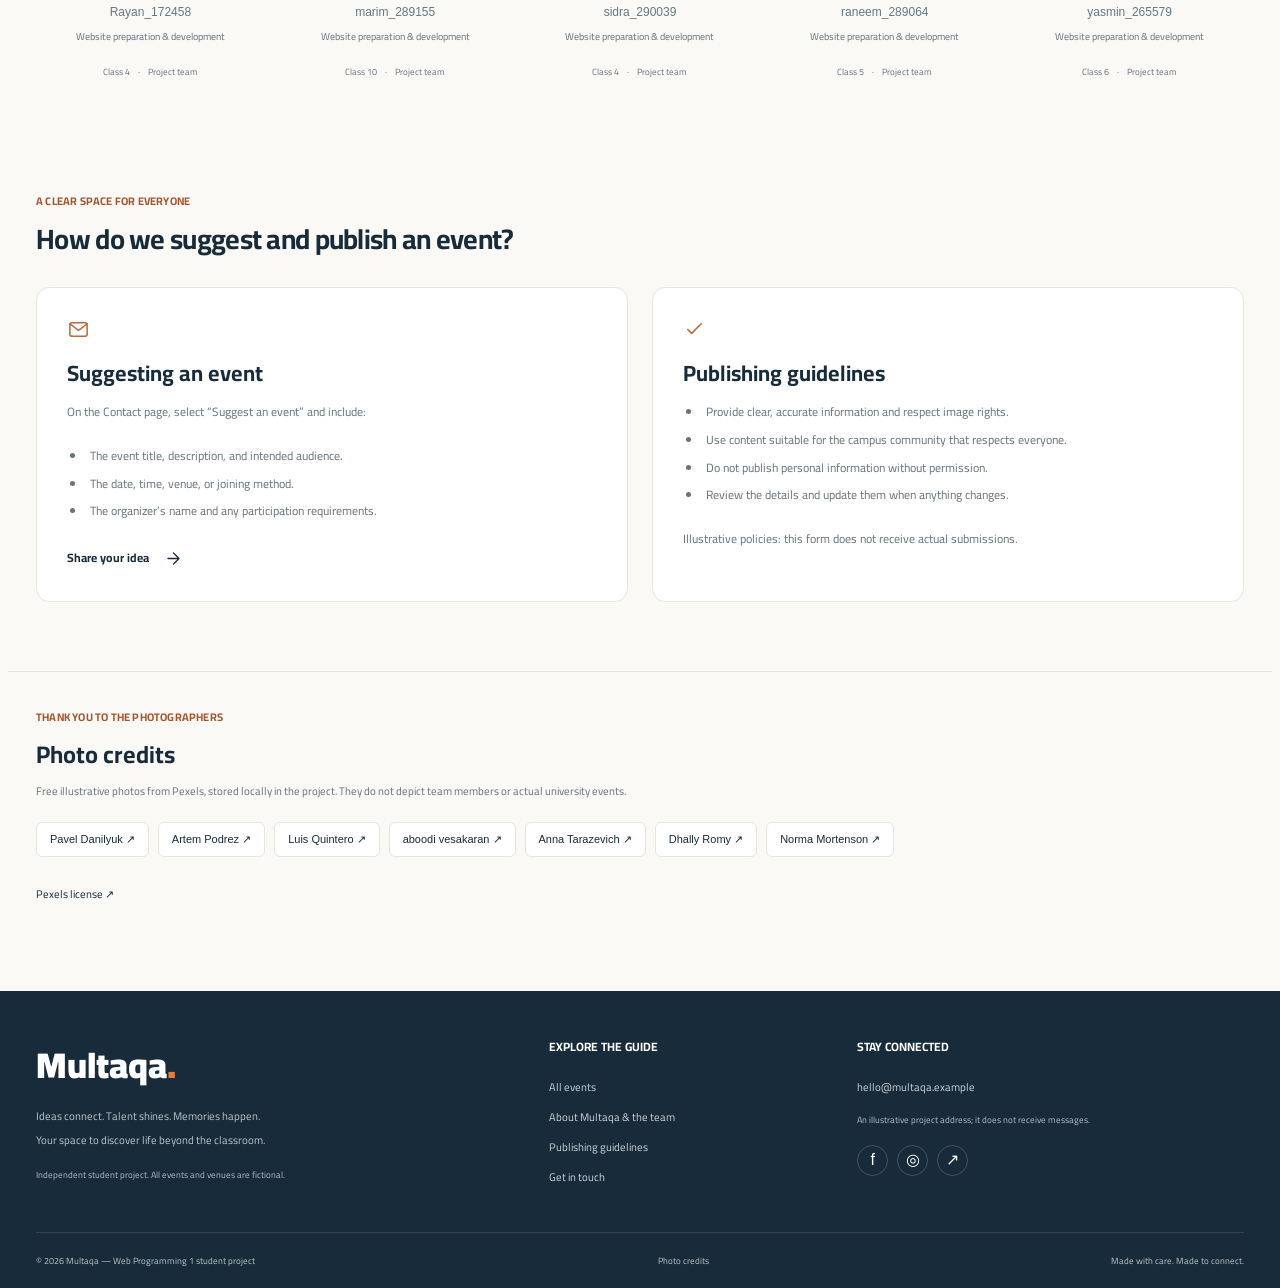
<file: en/about.html>
<!DOCTYPE html>
<html lang="en" dir="ltr"><head><meta charset="UTF-8"><meta name="viewport" content="width=device-width, initial-scale=1"><meta name="description" content="Multaqa, a student project for a virtual university events guide. Explore culture, technology, sports, music, and arts."><meta name="theme-color" content="#182b3a"><title>About | Multaqa</title><link rel="icon" type="image/svg+xml" href="../assets/img/favicon.svg"><link rel="stylesheet" href="https://cdn.jsdelivr.net/npm/bootstrap@5.3.3/dist/css/bootstrap.min.css" onerror="this.onerror=null;this.href='../assets/css/bootstrap.min.css'"><link rel="stylesheet" href="../assets/css/styles.css"><script>try{if(localStorage.getItem('multaqa-theme')==='dark')document.documentElement.className='dark-theme';}catch(e){}</script></head><body><a class="skip-link" href="#main">Skip to content</a><div class="topbar"><div class="container"><span>Campus life brings us together, wherever we are.</span><span>Student project <b dir="ltr">BWP401</b></span></div></div><header class="site-header"><nav class="navbar navbar-expand-lg container" aria-label="Main navigation"><a class="navbar-brand" href="index.html"><span class="brand-mark"><svg class="icon icon-spark" viewBox="0 0 24 24" fill="none" stroke="currentColor" stroke-width="1.6" stroke-linecap="round" stroke-linejoin="round" aria-hidden="true"><path d="m12 2 2.5 7.5L22 12l-7.5 2.5L12 22l-2.5-7.5L2 12l7.5-2.5L12 2Z"/></svg></span><span><strong>Multaqa<span class="brand-dot">.</span></strong><small>Virtual University Events Guide</small></span></a><button class="navbar-toggler" type="button" data-bs-toggle="collapse" data-bs-target="#siteNav" aria-controls="siteNav" aria-expanded="false" aria-label="Toggle navigation"><span class="navbar-toggler-icon"></span></button><div class="collapse navbar-collapse" id="siteNav"><ul class="navbar-nav mx-auto"><li class="nav-item"><a class="nav-link "  href="index.html">Home</a></li><li class="nav-item"><a class="nav-link "  href="events.html">Events</a></li><li class="nav-item"><a class="nav-link active" aria-current="page" href="about.html">About</a></li><li class="nav-item"><a class="nav-link "  href="contact.html">Contact</a></li></ul><div class="display-controls"><button id="languageToggle" class="control-button language-toggle" type="button" onclick="toggleLanguage()" aria-label="التبديل إلى العربية"><span>العربية</span></button><button id="themeToggle" class="control-button theme-toggle" type="button" onclick="toggleTheme()" aria-label="Switch to dark mode" aria-pressed="false"><span aria-hidden="true" id="themeSymbol">☾</span></button></div><a href="events.html" class="btn btn-primary nav-cta">Explore events <svg class="icon icon-arrow" viewBox="0 0 24 24" fill="none" stroke="currentColor" stroke-width="1.6" stroke-linecap="round" stroke-linejoin="round" aria-hidden="true"><path d="M19 12H5m7-7-7 7 7 7"/></svg></a></div></nav></header><main id="main"><section class="page-intro"><div class="container"><p class="breadcrumb-line"><a href="index.html">Home</a><span>/</span>About Multaqa</p><p class="eyebrow">A SMALL IDEA • A BIGGER SPACE</p><h1>About Multaqa</h1><p>Learning lives in every encounter, every experience, and every person we meet.</p></div></section><section class="section container about-story"><div class="row g-5 align-items-center"><div class="col-lg-6"><p class="eyebrow">WHY THIS GUIDE?</p><h2>We believe campus life<br>goes beyond lectures.</h2><p>Multaqa brings events together in one place so students can discover new interests and join cultural, sports, arts, and technology activities.</p><p>This is a Web Programming 1 (BWP401) student project, not an official university platform. The content, dates, and venues are fictional examples demonstrating the guide.</p><a href="events.html" class="text-link">Discover what connects us <svg class="icon icon-arrow" viewBox="0 0 24 24" fill="none" stroke="currentColor" stroke-width="1.6" stroke-linecap="round" stroke-linejoin="round" aria-hidden="true"><path d="M19 12H5m7-7-7 7 7 7"/></svg></a></div><div class="col-lg-6 about-photo"><img src="../assets/img/community.jpg" alt="Students learning and collaborating around a table" class="" loading="lazy" width="1600" height="1067"><span>Different ideas.<br>One shared space.</span></div></div></section><section class="section values-section"><div class="container"><div class="section-heading"><div><p class="eyebrow">WHAT WE AIM FOR</p><h2>A guide designed around students.</h2></div></div><div class="row g-4"><div class="col-md-4"><article class="value-card"><span class="value-number">01</span><svg class="icon icon-search" viewBox="0 0 24 24" fill="none" stroke="currentColor" stroke-width="1.6" stroke-linecap="round" stroke-linejoin="round" aria-hidden="true"><circle cx="10.5" cy="10.5" r="6.5"/><path d="m16 16 5 5"/></svg><h3>Our purpose</h3><p>Make activities easy to discover through clear details and simple search across interests, dates, and locations.</p></article></div><div class="col-md-4"><article class="value-card"><span class="value-number">02</span><svg class="icon icon-spark" viewBox="0 0 24 24" fill="none" stroke="currentColor" stroke-width="1.6" stroke-linecap="round" stroke-linejoin="round" aria-hidden="true"><path d="m12 2 2.5 7.5L22 12l-7.5 2.5L12 22l-2.5-7.5L2 12l7.5-2.5L12 2Z"/></svg><h3>Our vision</h3><p>A connected campus community that learns through shared experiences and gives talent room to grow.</p></article></div><div class="col-md-4"><article class="value-card"><span class="value-number">03</span><svg class="icon icon-family" viewBox="0 0 24 24" fill="none" stroke="currentColor" stroke-width="1.6" stroke-linecap="round" stroke-linejoin="round" aria-hidden="true"><circle cx="8" cy="7" r="3"/><circle cx="17" cy="8" r="2.5"/><path d="M2 21v-3a6 6 0 0 1 12 0v3m2-8a5 5 0 0 1 6 5v3"/></svg><h3>Our mission</h3><p>Encourage participation, diversity, and collaboration, turning each encounter into a new opportunity.</p></article></div></div></div></section><section class="section container"><div class="section-heading"><div><p class="eyebrow">THE TEAM</p><h2>The people behind the idea.</h2><p class="section-description">BWP401 team members, student IDs, and classes. The team shares responsibility for the project.</p></div></div><div class="team-grid"><article class="team-person"><img src="../assets/img/team-0.svg" alt="Initial avatar for Rayan Watfeh" width="68" height="68"><h3>Rayan Watfeh</h3><p class="student-id" dir="ltr">Rayan_172458</p><p class="team-role">Website preparation & development</p><span>Class 4 <span aria-hidden="true">·</span> Project team</span></article><article class="team-person"><img src="../assets/img/team-1.svg" alt="Initial avatar for Marim Harb" width="68" height="68"><h3>Marim Harb</h3><p class="student-id" dir="ltr">marim_289155</p><p class="team-role">Website preparation & development</p><span>Class 10 <span aria-hidden="true">·</span> Project team</span></article><article class="team-person"><img src="../assets/img/team-2.svg" alt="Initial avatar for Sidra Al-Lahham" width="68" height="68"><h3>Sidra Al-Lahham</h3><p class="student-id" dir="ltr">sidra_290039</p><p class="team-role">Website preparation & development</p><span>Class 4 <span aria-hidden="true">·</span> Project team</span></article><article class="team-person"><img src="../assets/img/team-3.svg" alt="Initial avatar for Raneem Al-Khatib" width="68" height="68"><h3>Raneem Al-Khatib</h3><p class="student-id" dir="ltr">raneem_289064</p><p class="team-role">Website preparation & development</p><span>Class 5 <span aria-hidden="true">·</span> Project team</span></article><article class="team-person"><img src="../assets/img/team-4.svg" alt="Initial avatar for Yasmin Mustafa" width="68" height="68"><h3>Yasmin Mustafa</h3><p class="student-id" dir="ltr">yasmin_265579</p><p class="team-role">Website preparation & development</p><span>Class 6 <span aria-hidden="true">·</span> Project team</span></article></div></section><section class="section container" id="policies"><div class="section-heading"><div><p class="eyebrow">A CLEAR SPACE FOR EVERYONE</p><h2>How do we suggest and publish an event?</h2></div></div><div class="row g-4"><div class="col-lg-6"><article class="policy-card"><span class="policy-icon"><svg class="icon icon-mail" viewBox="0 0 24 24" fill="none" stroke="currentColor" stroke-width="1.6" stroke-linecap="round" stroke-linejoin="round" aria-hidden="true"><rect x="3" y="5" width="18" height="14" rx="2"/><path d="m3 6 9 7 9-7"/></svg></span><h3>Suggesting an event</h3><p>On the Contact page, select “Suggest an event” and include:</p><ul><li>The event title, description, and intended audience.</li><li>The date, time, venue, or joining method.</li><li>The organizer’s name and any participation requirements.</li></ul><a href="contact.html?subject=event" class="text-link">Share your idea <svg class="icon icon-arrow" viewBox="0 0 24 24" fill="none" stroke="currentColor" stroke-width="1.6" stroke-linecap="round" stroke-linejoin="round" aria-hidden="true"><path d="M19 12H5m7-7-7 7 7 7"/></svg></a></article></div><div class="col-lg-6"><article class="policy-card"><span class="policy-icon"><svg class="icon icon-check" viewBox="0 0 24 24" fill="none" stroke="currentColor" stroke-width="1.6" stroke-linecap="round" stroke-linejoin="round" aria-hidden="true"><path d="m5 12 4 4L19 6"/></svg></span><h3>Publishing guidelines</h3><ul><li>Provide clear, accurate information and respect image rights.</li><li>Use content suitable for the campus community that respects everyone.</li><li>Do not publish personal information without permission.</li><li>Review the details and update them when anything changes.</li></ul><p class="muted">Illustrative policies: this form does not receive actual submissions.</p></article></div></div></section><section class="section container image-credits" id="image-credits"><p class="eyebrow">THANK YOU TO THE PHOTOGRAPHERS</p><h2>Photo credits</h2><p>Free illustrative photos from Pexels, stored locally in the project. They do not depict team members or actual university events.</p><div class="credit-links"><a href="https://www.pexels.com/photo/men-and-woman-sitting-in-auditorium-at-business-conference-8761536/" target="_blank" rel="noopener noreferrer">Pavel Danilyuk ↗</a><a href="https://www.pexels.com/photo/people-working-on-laptops-by-the-wooden-desk-8518812/" target="_blank" rel="noopener noreferrer">Artem Podrez ↗</a><a href="https://www.pexels.com/photo/crowd-at-a-concert-14351798/" target="_blank" rel="noopener noreferrer">Luis Quintero ↗</a><a href="https://www.pexels.com/photo/shelves-with-books-in-library-18620047/" target="_blank" rel="noopener noreferrer">aboodi vesakaran ↗</a><a href="https://www.pexels.com/photo/people-in-an-art-workshop-6146655/" target="_blank" rel="noopener noreferrer">Anna Tarazevich ↗</a><a href="https://www.pexels.com/photo/ball-on-basketball-court-15305007/" target="_blank" rel="noopener noreferrer">Dhally Romy ↗</a><a href="https://www.pexels.com/photo/students-studying-together-8457292/" target="_blank" rel="noopener noreferrer">Norma Mortenson ↗</a></div><a href="https://www.pexels.com/license/" target="_blank" rel="noopener noreferrer">Pexels license ↗</a></section></main><footer class="site-footer"><div class="container"><div class="row gy-4 footer-main"><div class="col-lg-5"><a class="footer-brand" href="index.html">Multaqa<span>.</span></a><p>Ideas connect. Talent shines. Memories happen.<br>Your space to discover life beyond the classroom.</p><span class="footer-note">Independent student project. All events and venues are fictional.</span></div><div class="col-6 col-lg-3"><h2>EXPLORE THE GUIDE</h2><a href="events.html">All events</a><a href="about.html">About Multaqa & the team</a><a href="about.html#policies">Publishing guidelines</a><a href="contact.html">Get in touch</a></div><div class="col-6 col-lg-4"><h2>STAY CONNECTED</h2><a href="mailto:hello@multaqa.example" dir="ltr">hello@multaqa.example</a><p class="footer-note">An illustrative project address; it does not receive messages.</p><div class="social-links"><a href="https://www.facebook.com/" target="_blank" rel="noopener noreferrer" aria-label="Visit Facebook">f</a><a href="https://www.instagram.com/" target="_blank" rel="noopener noreferrer" aria-label="Visit Instagram">◎</a><a href="https://t.me/" target="_blank" rel="noopener noreferrer" aria-label="Visit Telegram">↗</a></div></div></div><div class="footer-bottom"><span>© 2026 Multaqa — Web Programming 1 student project</span><a href="about.html#image-credits">Photo credits</a><span>Made with care. Made to connect.</span></div></div></footer><button class="to-top" id="toTop" type="button" aria-label="Back to top" onclick="window.scrollTo(0,0)">↑</button><script src="https://cdn.jsdelivr.net/npm/bootstrap@5.3.3/dist/js/bootstrap.bundle.min.js" onerror="this.onerror=null;this.src='../assets/js/bootstrap.bundle.min.js'"></script><script src="../assets/js/main.js"></script></body></html>
</file>
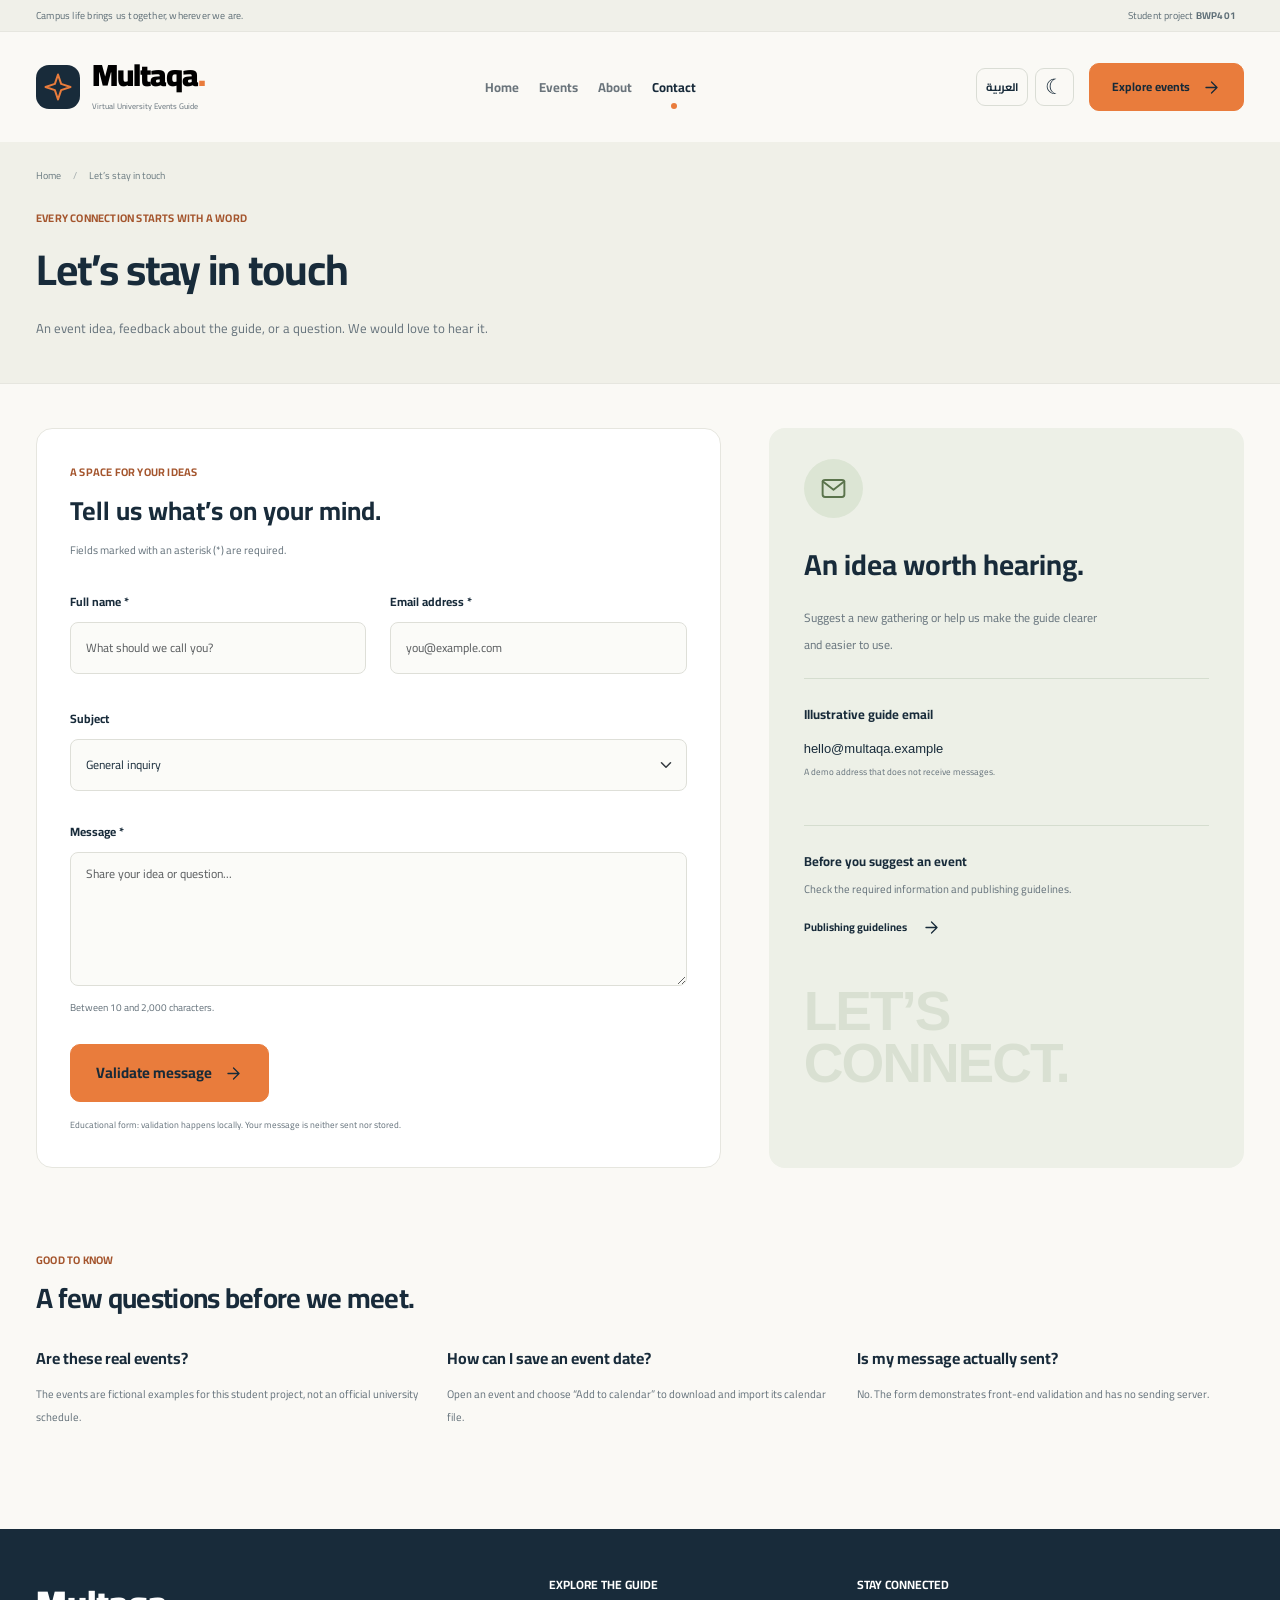
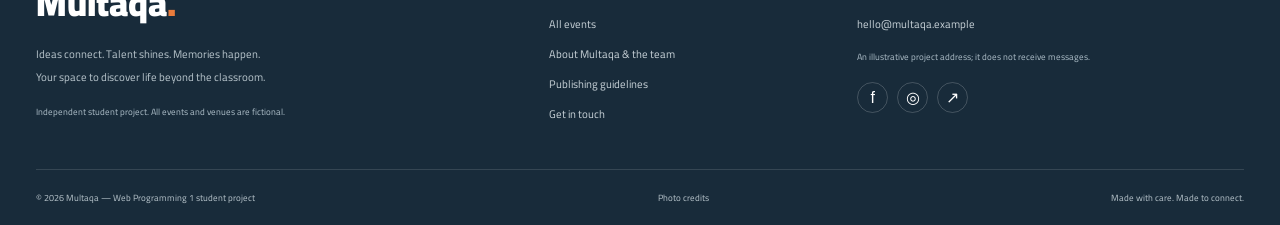
<file: en/contact.html>
<!DOCTYPE html>
<html lang="en" dir="ltr"><head><meta charset="UTF-8"><meta name="viewport" content="width=device-width, initial-scale=1"><meta name="description" content="Multaqa, a student project for a virtual university events guide. Explore culture, technology, sports, music, and arts."><meta name="theme-color" content="#182b3a"><title>Contact | Multaqa</title><link rel="icon" type="image/svg+xml" href="../assets/img/favicon.svg"><link rel="stylesheet" href="https://cdn.jsdelivr.net/npm/bootstrap@5.3.3/dist/css/bootstrap.min.css" onerror="this.onerror=null;this.href='../assets/css/bootstrap.min.css'"><link rel="stylesheet" href="../assets/css/styles.css"><script>try{if(localStorage.getItem('multaqa-theme')==='dark')document.documentElement.className='dark-theme';}catch(e){}</script></head><body><a class="skip-link" href="#main">Skip to content</a><div class="topbar"><div class="container"><span>Campus life brings us together, wherever we are.</span><span>Student project <b dir="ltr">BWP401</b></span></div></div><header class="site-header"><nav class="navbar navbar-expand-lg container" aria-label="Main navigation"><a class="navbar-brand" href="index.html"><span class="brand-mark"><svg class="icon icon-spark" viewBox="0 0 24 24" fill="none" stroke="currentColor" stroke-width="1.6" stroke-linecap="round" stroke-linejoin="round" aria-hidden="true"><path d="m12 2 2.5 7.5L22 12l-7.5 2.5L12 22l-2.5-7.5L2 12l7.5-2.5L12 2Z"/></svg></span><span><strong>Multaqa<span class="brand-dot">.</span></strong><small>Virtual University Events Guide</small></span></a><button class="navbar-toggler" type="button" data-bs-toggle="collapse" data-bs-target="#siteNav" aria-controls="siteNav" aria-expanded="false" aria-label="Toggle navigation"><span class="navbar-toggler-icon"></span></button><div class="collapse navbar-collapse" id="siteNav"><ul class="navbar-nav mx-auto"><li class="nav-item"><a class="nav-link "  href="index.html">Home</a></li><li class="nav-item"><a class="nav-link "  href="events.html">Events</a></li><li class="nav-item"><a class="nav-link "  href="about.html">About</a></li><li class="nav-item"><a class="nav-link active" aria-current="page" href="contact.html">Contact</a></li></ul><div class="display-controls"><button id="languageToggle" class="control-button language-toggle" type="button" onclick="toggleLanguage()" aria-label="التبديل إلى العربية"><span>العربية</span></button><button id="themeToggle" class="control-button theme-toggle" type="button" onclick="toggleTheme()" aria-label="Switch to dark mode" aria-pressed="false"><span aria-hidden="true" id="themeSymbol">☾</span></button></div><a href="events.html" class="btn btn-primary nav-cta">Explore events <svg class="icon icon-arrow" viewBox="0 0 24 24" fill="none" stroke="currentColor" stroke-width="1.6" stroke-linecap="round" stroke-linejoin="round" aria-hidden="true"><path d="M19 12H5m7-7-7 7 7 7"/></svg></a></div></nav></header><main id="main"><section class="page-intro"><div class="container"><p class="breadcrumb-line"><a href="index.html">Home</a><span>/</span>Let’s stay in touch</p><p class="eyebrow">EVERY CONNECTION STARTS WITH A WORD</p><h1>Let’s stay in touch</h1><p>An event idea, feedback about the guide, or a question. We would love to hear it.</p></div></section><section class="section container contact-section"><div class="row g-5"><div class="col-lg-7"><div class="contact-form-card"><p class="eyebrow">A SPACE FOR YOUR IDEAS</p><h2>Tell us what’s on your mind.</h2><p>Fields marked with an asterisk (*) are required.</p><div id="contactAlert" class="alert" role="alert" style="display:none"></div><form id="contactForm" action="#" novalidate><div class="row g-4"><div class="col-md-6"><label for="contactName" class="form-label">Full name *</label><input id="contactName" name="name" class="form-control" autocomplete="name" placeholder="What should we call you?" aria-describedby="nameError" required maxlength="100"><span class="field-error" id="nameError"></span></div><div class="col-md-6"><label for="contactEmail" class="form-label">Email address *</label><input id="contactEmail" name="email" type="email" class="form-control" dir="ltr" autocomplete="email" placeholder="you@example.com" aria-describedby="emailError" required maxlength="254"><span class="field-error" id="emailError"></span></div><div class="col-12"><label for="contactSubject" class="form-label">Subject</label><select id="contactSubject" name="subject" class="form-select"><option value="general">General inquiry</option><option value="event">Suggest an event</option><option value="feedback">Feedback about the guide</option></select></div><div class="col-12"><label for="contactMessage" class="form-label">Message *</label><textarea id="contactMessage" name="message" class="form-control" rows="6" placeholder="Share your idea or question..." aria-describedby="messageError" required minlength="10" maxlength="2000"></textarea><span class="field-error" id="messageError"></span><small class="muted">Between 10 and 2,000 characters.</small></div><div class="col-12"><button type="submit" class="btn btn-primary btn-lg">Validate message <svg class="icon icon-arrow" viewBox="0 0 24 24" fill="none" stroke="currentColor" stroke-width="1.6" stroke-linecap="round" stroke-linejoin="round" aria-hidden="true"><path d="M19 12H5m7-7-7 7 7 7"/></svg></button><p class="form-disclaimer">Educational form: validation happens locally. Your message is neither sent nor stored.</p></div></div></form></div></div><aside class="col-lg-5"><div class="contact-aside"><span class="large-icon"><svg class="icon icon-mail" viewBox="0 0 24 24" fill="none" stroke="currentColor" stroke-width="1.6" stroke-linecap="round" stroke-linejoin="round" aria-hidden="true"><rect x="3" y="5" width="18" height="14" rx="2"/><path d="m3 6 9 7 9-7"/></svg></span><h2>An idea worth hearing.</h2><p>Suggest a new gathering or help us make the guide clearer and easier to use.</p><div class="contact-channel"><h3>Illustrative guide email</h3><a href="mailto:hello@multaqa.example" dir="ltr">hello@multaqa.example</a><small>A demo address that does not receive messages.</small></div><div class="contact-channel"><h3>Before you suggest an event</h3><p>Check the required information and publishing guidelines.</p><a class="text-link" href="about.html#policies">Publishing guidelines <svg class="icon icon-arrow" viewBox="0 0 24 24" fill="none" stroke="currentColor" stroke-width="1.6" stroke-linecap="round" stroke-linejoin="round" aria-hidden="true"><path d="M19 12H5m7-7-7 7 7 7"/></svg></a></div><span class="aside-decoration">LET’S<br>CONNECT.</span></div></aside></div></section><section class="section container faq-section"><div class="section-heading"><div><p class="eyebrow">GOOD TO KNOW</p><h2>A few questions before we meet.</h2></div></div><div class="row g-4"><div class="col-md-4"><h3>Are these real events?</h3><p>The events are fictional examples for this student project, not an official university schedule.</p></div><div class="col-md-4"><h3>How can I save an event date?</h3><p>Open an event and choose “Add to calendar” to download and import its calendar file.</p></div><div class="col-md-4"><h3>Is my message actually sent?</h3><p>No. The form demonstrates front-end validation and has no sending server.</p></div></div></section></main><footer class="site-footer"><div class="container"><div class="row gy-4 footer-main"><div class="col-lg-5"><a class="footer-brand" href="index.html">Multaqa<span>.</span></a><p>Ideas connect. Talent shines. Memories happen.<br>Your space to discover life beyond the classroom.</p><span class="footer-note">Independent student project. All events and venues are fictional.</span></div><div class="col-6 col-lg-3"><h2>EXPLORE THE GUIDE</h2><a href="events.html">All events</a><a href="about.html">About Multaqa & the team</a><a href="about.html#policies">Publishing guidelines</a><a href="contact.html">Get in touch</a></div><div class="col-6 col-lg-4"><h2>STAY CONNECTED</h2><a href="mailto:hello@multaqa.example" dir="ltr">hello@multaqa.example</a><p class="footer-note">An illustrative project address; it does not receive messages.</p><div class="social-links"><a href="https://www.facebook.com/" target="_blank" rel="noopener noreferrer" aria-label="Visit Facebook">f</a><a href="https://www.instagram.com/" target="_blank" rel="noopener noreferrer" aria-label="Visit Instagram">◎</a><a href="https://t.me/" target="_blank" rel="noopener noreferrer" aria-label="Visit Telegram">↗</a></div></div></div><div class="footer-bottom"><span>© 2026 Multaqa — Web Programming 1 student project</span><a href="about.html#image-credits">Photo credits</a><span>Made with care. Made to connect.</span></div></div></footer><button class="to-top" id="toTop" type="button" aria-label="Back to top" onclick="window.scrollTo(0,0)">↑</button><script src="https://cdn.jsdelivr.net/npm/bootstrap@5.3.3/dist/js/bootstrap.bundle.min.js" onerror="this.onerror=null;this.src='../assets/js/bootstrap.bundle.min.js'"></script><script src="../assets/js/main.js"></script></body></html>
</file>
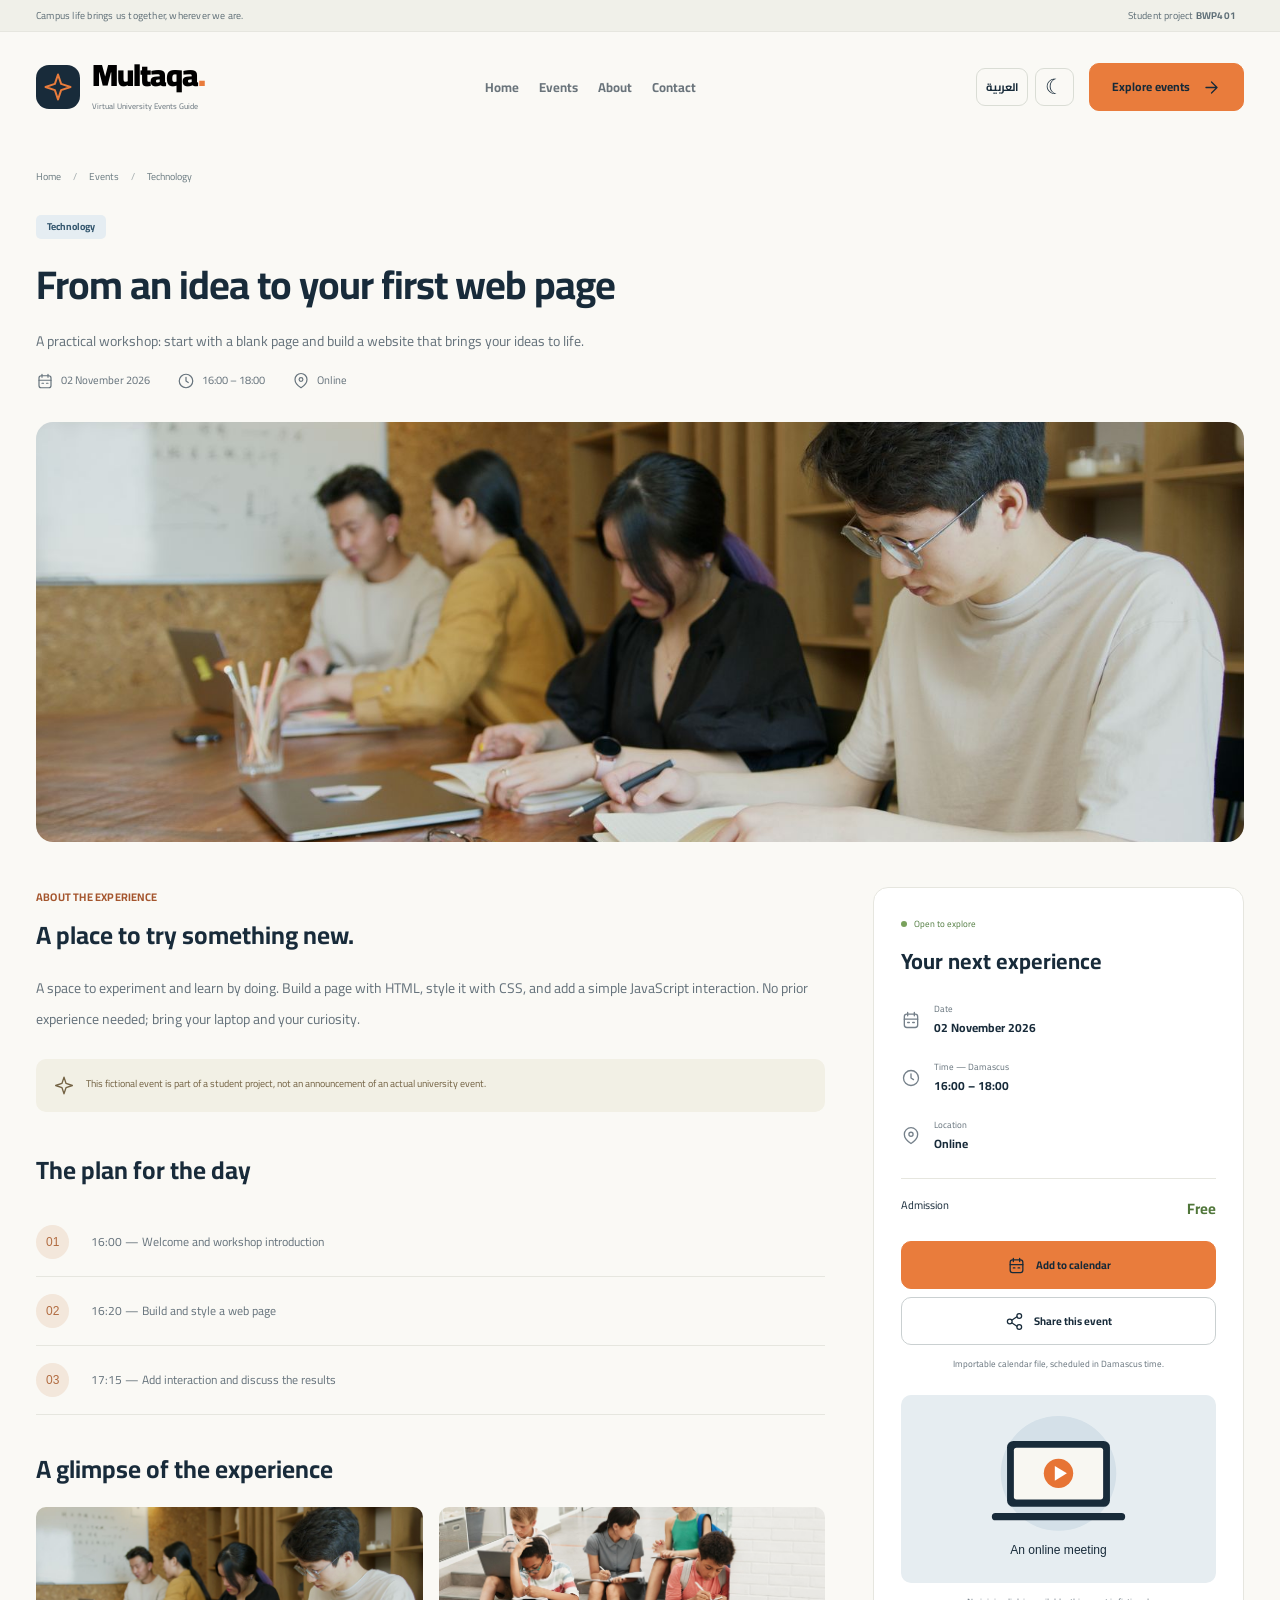
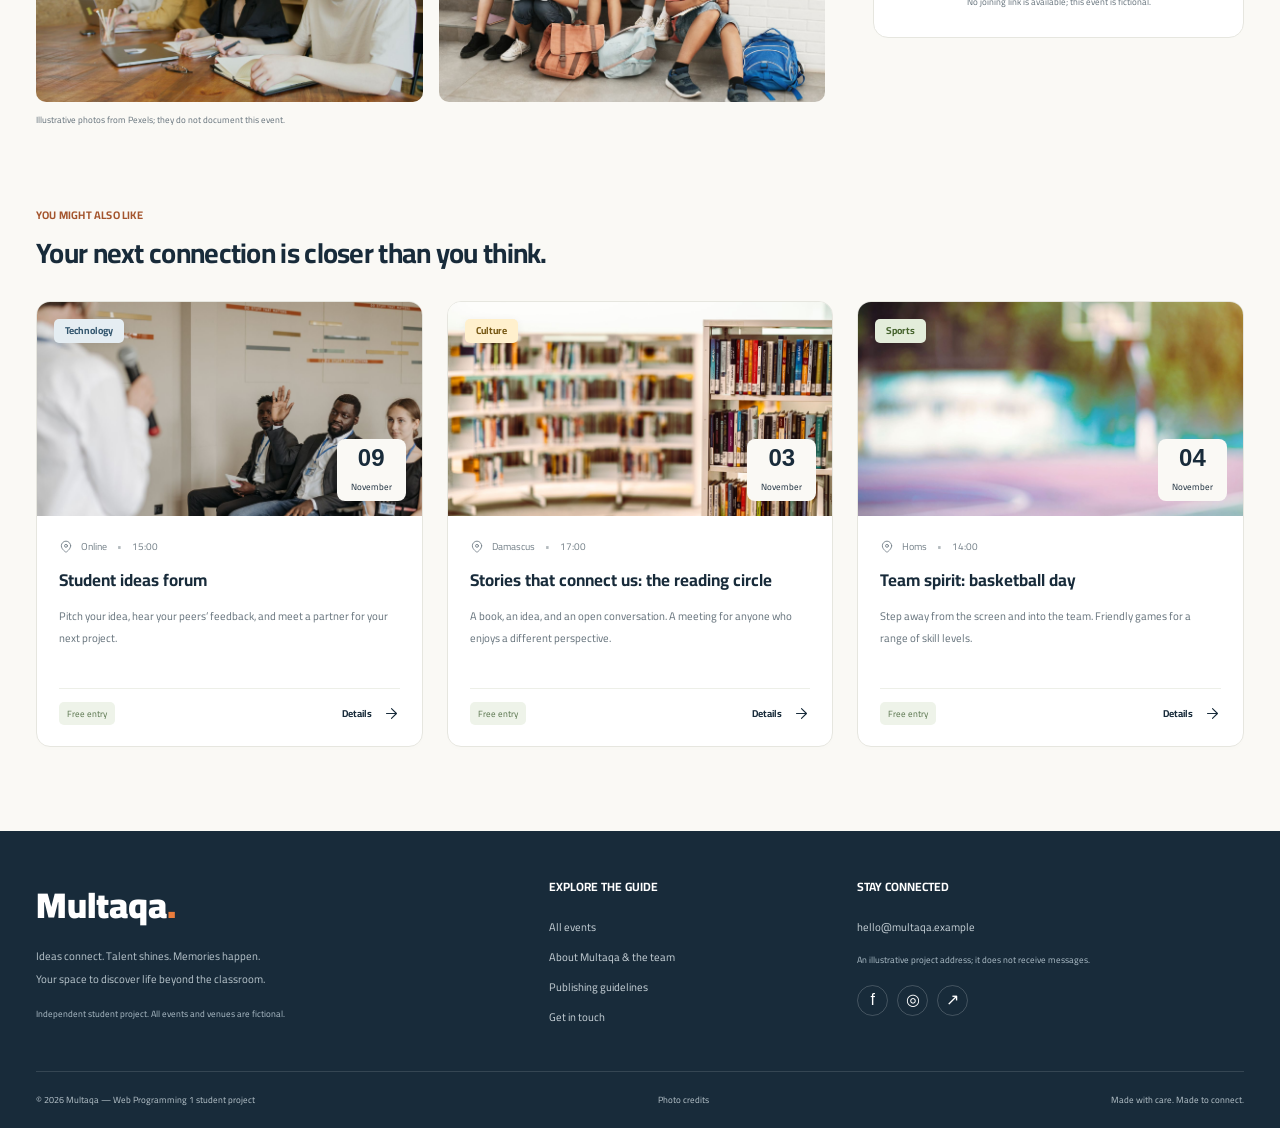
<file: en/event.html>
<!DOCTYPE html>
<html lang="en" dir="ltr"><head><meta charset="UTF-8"><meta name="viewport" content="width=device-width, initial-scale=1"><meta name="description" content="Multaqa, a student project for a virtual university events guide. Explore culture, technology, sports, music, and arts."><meta name="theme-color" content="#182b3a"><title>Event details | Multaqa</title><link rel="icon" type="image/svg+xml" href="../assets/img/favicon.svg"><link rel="stylesheet" href="https://cdn.jsdelivr.net/npm/bootstrap@5.3.3/dist/css/bootstrap.min.css" onerror="this.onerror=null;this.href='../assets/css/bootstrap.min.css'"><link rel="stylesheet" href="../assets/css/styles.css"><script>try{if(localStorage.getItem('multaqa-theme')==='dark')document.documentElement.className='dark-theme';}catch(e){}</script></head><body><a class="skip-link" href="#main">Skip to content</a><div class="topbar"><div class="container"><span>Campus life brings us together, wherever we are.</span><span>Student project <b dir="ltr">BWP401</b></span></div></div><header class="site-header"><nav class="navbar navbar-expand-lg container" aria-label="Main navigation"><a class="navbar-brand" href="index.html"><span class="brand-mark"><svg class="icon icon-spark" viewBox="0 0 24 24" fill="none" stroke="currentColor" stroke-width="1.6" stroke-linecap="round" stroke-linejoin="round" aria-hidden="true"><path d="m12 2 2.5 7.5L22 12l-7.5 2.5L12 22l-2.5-7.5L2 12l7.5-2.5L12 2Z"/></svg></span><span><strong>Multaqa<span class="brand-dot">.</span></strong><small>Virtual University Events Guide</small></span></a><button class="navbar-toggler" type="button" data-bs-toggle="collapse" data-bs-target="#siteNav" aria-controls="siteNav" aria-expanded="false" aria-label="Toggle navigation"><span class="navbar-toggler-icon"></span></button><div class="collapse navbar-collapse" id="siteNav"><ul class="navbar-nav mx-auto"><li class="nav-item"><a class="nav-link "  href="index.html">Home</a></li><li class="nav-item"><a class="nav-link "  href="events.html">Events</a></li><li class="nav-item"><a class="nav-link "  href="about.html">About</a></li><li class="nav-item"><a class="nav-link "  href="contact.html">Contact</a></li></ul><div class="display-controls"><button id="languageToggle" class="control-button language-toggle" type="button" onclick="toggleLanguage()" aria-label="التبديل إلى العربية"><span>العربية</span></button><button id="themeToggle" class="control-button theme-toggle" type="button" onclick="toggleTheme()" aria-label="Switch to dark mode" aria-pressed="false"><span aria-hidden="true" id="themeSymbol">☾</span></button></div><a href="events.html" class="btn btn-primary nav-cta">Explore events <svg class="icon icon-arrow" viewBox="0 0 24 24" fill="none" stroke="currentColor" stroke-width="1.6" stroke-linecap="round" stroke-linejoin="round" aria-hidden="true"><path d="M19 12H5m7-7-7 7 7 7"/></svg></a></div></nav></header><main id="main"><div id="eventNotFound" class="container empty-state" style="display:none"><h1>This event was not found</h1><p>Discover another experience in the events list.</p><a class="btn btn-dark" href="events.html">Browse events</a></div><div class="event-detail" id="detail-web-lab" style="display:block"><section class="container detail-intro"><p class="breadcrumb-line"><a href="index.html">Home</a><span>/</span><a href="events.html">Events</a><span>/</span>Technology</p><span class="badge category-badge tech">Technology</span><h1>From an idea to your first web page</h1><p>A practical workshop: start with a blank page and build a website that brings your ideas to life.</p><div class="detail-quick"><span><svg class="icon icon-calendar" viewBox="0 0 24 24" fill="none" stroke="currentColor" stroke-width="1.6" stroke-linecap="round" stroke-linejoin="round" aria-hidden="true"><rect x="4" y="5" width="16" height="16" rx="3"/><path d="M8 3v4m8-4v4M4 11h16m-12 4h2m4 0h2"/></svg> 02 November 2026</span><span><svg class="icon icon-clock" viewBox="0 0 24 24" fill="none" stroke="currentColor" stroke-width="1.6" stroke-linecap="round" stroke-linejoin="round" aria-hidden="true"><circle cx="12" cy="12" r="9"/><path d="M12 7v5l3 2"/></svg> 16:00 – 18:00</span><span><svg class="icon icon-pin" viewBox="0 0 24 24" fill="none" stroke="currentColor" stroke-width="1.6" stroke-linecap="round" stroke-linejoin="round" aria-hidden="true"><path d="M20 10c0 6-8 11-8 11S4 16 4 10a8 8 0 1 1 16 0Z"/><circle cx="12" cy="10" r="2.5"/></svg> Online</span></div></section><section class="container detail-content"><div class="detail-cover"><img src="../assets/img/workshop.jpg" alt="Students working on laptops around a table" class="" fetchpriority="high" width="1600" height="1067"></div><div class="row g-5"><div class="col-lg-8"><div class="detail-text"><p class="eyebrow">ABOUT THE EXPERIENCE</p><h2>A place to try something new.</h2><p>A space to experiment and learn by doing. Build a page with HTML, style it with CSS, and add a simple JavaScript interaction. No prior experience needed; bring your laptop and your curiosity.</p><div class="soft-note"><svg class="icon icon-spark" viewBox="0 0 24 24" fill="none" stroke="currentColor" stroke-width="1.6" stroke-linecap="round" stroke-linejoin="round" aria-hidden="true"><path d="m12 2 2.5 7.5L22 12l-7.5 2.5L12 22l-2.5-7.5L2 12l7.5-2.5L12 2Z"/></svg> This fictional event is part of a student project, not an announcement of an actual university event.</div></div><div class="agenda"><h2>The plan for the day</h2><div class="agenda-row"><span>01</span><p>16:00 — Welcome and workshop introduction</p></div><div class="agenda-row"><span>02</span><p>16:20 — Build and style a web page</p></div><div class="agenda-row"><span>03</span><p>17:15 — Add interaction and discuss the results</p></div></div><div class="gallery"><h2>A glimpse of the experience</h2><div class="row g-3"><div class="col-6"><img src="../assets/img/workshop.jpg" alt="Illustrative image of the activity" class="" loading="lazy" width="1600" height="1067"></div><div class="col-6"><img src="../assets/img/community.jpg" alt="Illustrative image of the activity" class="" loading="lazy" width="1600" height="1067"></div></div><small>Illustrative photos from Pexels; they do not document this event.</small></div></div><aside class="col-lg-4"><div class="booking-card"><span class="open-dot">Open to explore</span><h2>Your next experience</h2><div class="booking-info"><svg class="icon icon-calendar" viewBox="0 0 24 24" fill="none" stroke="currentColor" stroke-width="1.6" stroke-linecap="round" stroke-linejoin="round" aria-hidden="true"><rect x="4" y="5" width="16" height="16" rx="3"/><path d="M8 3v4m8-4v4M4 11h16m-12 4h2m4 0h2"/></svg><div><small>Date</small><strong>02 November 2026</strong></div></div><div class="booking-info"><svg class="icon icon-clock" viewBox="0 0 24 24" fill="none" stroke="currentColor" stroke-width="1.6" stroke-linecap="round" stroke-linejoin="round" aria-hidden="true"><circle cx="12" cy="12" r="9"/><path d="M12 7v5l3 2"/></svg><div><small>Time — Damascus</small><strong>16:00 – 18:00</strong></div></div><div class="booking-info"><svg class="icon icon-pin" viewBox="0 0 24 24" fill="none" stroke="currentColor" stroke-width="1.6" stroke-linecap="round" stroke-linejoin="round" aria-hidden="true"><path d="M20 10c0 6-8 11-8 11S4 16 4 10a8 8 0 1 1 16 0Z"/><circle cx="12" cy="10" r="2.5"/></svg><div><small>Location</small><strong>Online</strong></div></div><div class="price-row"><span>Admission</span><strong>Free</strong></div><a class="btn btn-primary w-100" href="../assets/calendar-en/web-lab.ics" download><svg class="icon icon-calendar" viewBox="0 0 24 24" fill="none" stroke="currentColor" stroke-width="1.6" stroke-linecap="round" stroke-linejoin="round" aria-hidden="true"><rect x="4" y="5" width="16" height="16" rx="3"/><path d="M8 3v4m8-4v4M4 11h16m-12 4h2m4 0h2"/></svg> Add to calendar</a><button class="btn btn-outline-dark w-100 mt-2" type="button" onclick="prepareShare('web-lab')" data-bs-toggle="modal" data-bs-target="#shareModal"><svg class="icon icon-share" viewBox="0 0 24 24" fill="none" stroke="currentColor" stroke-width="1.6" stroke-linecap="round" stroke-linejoin="round" aria-hidden="true"><circle cx="18" cy="5" r="3"/><circle cx="6" cy="12" r="3"/><circle cx="18" cy="19" r="3"/><path d="m9 10 6-4m-6 8 6 4"/></svg> Share this event</button><p class="booking-note">Importable calendar file, scheduled in Damascus time.</p><img class="venue-map" src="../assets/img/online-map-en.svg" alt="Illustration of an online meeting" width="600" height="360"><p class="booking-note">No joining link is available; this event is fictional.</p></div></aside></div></section><section class="section container"><div class="section-heading"><div><p class="eyebrow">YOU MIGHT ALSO LIKE</p><h2>Your next connection is closer than you think.</h2></div></div><div class="row g-4"><div class="col-md-6 col-lg-4 event-column" data-title="Student ideas forum Pitch your idea, hear your peers’ feedback, and meet a partner for your next project." data-category="tech" data-date="2026-11-09" data-location="Online"><article class="card event-card h-100"><a href="event.html?id=student-forum" class="card-image" aria-label="تفاصيل Student ideas forum"><img src="../assets/img/conference.jpg" alt="Participants in a discussion inside a meeting hall" class="" loading="lazy" width="1600" height="1067"><span class="badge category-badge tech">Technology</span><span class="date-ticket"><strong>09</strong><small>November</small></span></a><div class="card-body"><p class="event-meta"><svg class="icon icon-pin" viewBox="0 0 24 24" fill="none" stroke="currentColor" stroke-width="1.6" stroke-linecap="round" stroke-linejoin="round" aria-hidden="true"><path d="M20 10c0 6-8 11-8 11S4 16 4 10a8 8 0 1 1 16 0Z"/><circle cx="12" cy="10" r="2.5"/></svg>Online<span>•</span>15:00</p><h3><a href="event.html?id=student-forum">Student ideas forum</a></h3><p class="card-description">Pitch your idea, hear your peers’ feedback, and meet a partner for your next project.</p><div class="card-bottom"><span class="free-label">Free entry</span><a href="event.html?id=student-forum" class="detail-link">Details <svg class="icon icon-arrow" viewBox="0 0 24 24" fill="none" stroke="currentColor" stroke-width="1.6" stroke-linecap="round" stroke-linejoin="round" aria-hidden="true"><path d="M19 12H5m7-7-7 7 7 7"/></svg></a></div></div></article></div><div class="col-md-6 col-lg-4 event-column" data-title="Stories that connect us: the reading circle A book, an idea, and an open conversation. A meeting for anyone who enjoys a different perspective." data-category="culture" data-date="2026-11-03" data-location="Damascus"><article class="card event-card h-100"><a href="event.html?id=culture-talk" class="card-image" aria-label="تفاصيل Stories that connect us: the reading circle"><img src="../assets/img/books.jpg" alt="Books on the shelves of a bright library" class="" loading="lazy" width="1600" height="1067"><span class="badge category-badge culture">Culture</span><span class="date-ticket"><strong>03</strong><small>November</small></span></a><div class="card-body"><p class="event-meta"><svg class="icon icon-pin" viewBox="0 0 24 24" fill="none" stroke="currentColor" stroke-width="1.6" stroke-linecap="round" stroke-linejoin="round" aria-hidden="true"><path d="M20 10c0 6-8 11-8 11S4 16 4 10a8 8 0 1 1 16 0Z"/><circle cx="12" cy="10" r="2.5"/></svg>Damascus<span>•</span>17:00</p><h3><a href="event.html?id=culture-talk">Stories that connect us: the reading circle</a></h3><p class="card-description">A book, an idea, and an open conversation. A meeting for anyone who enjoys a different perspective.</p><div class="card-bottom"><span class="free-label">Free entry</span><a href="event.html?id=culture-talk" class="detail-link">Details <svg class="icon icon-arrow" viewBox="0 0 24 24" fill="none" stroke="currentColor" stroke-width="1.6" stroke-linecap="round" stroke-linejoin="round" aria-hidden="true"><path d="M19 12H5m7-7-7 7 7 7"/></svg></a></div></div></article></div><div class="col-md-6 col-lg-4 event-column" data-title="Team spirit: basketball day Step away from the screen and into the team. Friendly games for a range of skill levels." data-category="sport" data-date="2026-11-04" data-location="Homs"><article class="card event-card h-100"><a href="event.html?id=basketball" class="card-image" aria-label="تفاصيل Team spirit: basketball day"><img src="../assets/img/sport.jpg" alt="A basketball on an outdoor court" class="" loading="lazy" width="1600" height="1067"><span class="badge category-badge sport">Sports</span><span class="date-ticket"><strong>04</strong><small>November</small></span></a><div class="card-body"><p class="event-meta"><svg class="icon icon-pin" viewBox="0 0 24 24" fill="none" stroke="currentColor" stroke-width="1.6" stroke-linecap="round" stroke-linejoin="round" aria-hidden="true"><path d="M20 10c0 6-8 11-8 11S4 16 4 10a8 8 0 1 1 16 0Z"/><circle cx="12" cy="10" r="2.5"/></svg>Homs<span>•</span>14:00</p><h3><a href="event.html?id=basketball">Team spirit: basketball day</a></h3><p class="card-description">Step away from the screen and into the team. Friendly games for a range of skill levels.</p><div class="card-bottom"><span class="free-label">Free entry</span><a href="event.html?id=basketball" class="detail-link">Details <svg class="icon icon-arrow" viewBox="0 0 24 24" fill="none" stroke="currentColor" stroke-width="1.6" stroke-linecap="round" stroke-linejoin="round" aria-hidden="true"><path d="M19 12H5m7-7-7 7 7 7"/></svg></a></div></div></article></div></div></section></div><div class="event-detail" id="detail-culture-talk" style="display:none"><section class="container detail-intro"><p class="breadcrumb-line"><a href="index.html">Home</a><span>/</span><a href="events.html">Events</a><span>/</span>Culture</p><span class="badge category-badge culture">Culture</span><h1>Stories that connect us: the reading circle</h1><p>A book, an idea, and an open conversation. A meeting for anyone who enjoys a different perspective.</p><div class="detail-quick"><span><svg class="icon icon-calendar" viewBox="0 0 24 24" fill="none" stroke="currentColor" stroke-width="1.6" stroke-linecap="round" stroke-linejoin="round" aria-hidden="true"><rect x="4" y="5" width="16" height="16" rx="3"/><path d="M8 3v4m8-4v4M4 11h16m-12 4h2m4 0h2"/></svg> 03 November 2026</span><span><svg class="icon icon-clock" viewBox="0 0 24 24" fill="none" stroke="currentColor" stroke-width="1.6" stroke-linecap="round" stroke-linejoin="round" aria-hidden="true"><circle cx="12" cy="12" r="9"/><path d="M12 7v5l3 2"/></svg> 17:00 – 19:00</span><span><svg class="icon icon-pin" viewBox="0 0 24 24" fill="none" stroke="currentColor" stroke-width="1.6" stroke-linecap="round" stroke-linejoin="round" aria-hidden="true"><path d="M20 10c0 6-8 11-8 11S4 16 4 10a8 8 0 1 1 16 0Z"/><circle cx="12" cy="10" r="2.5"/></svg> Damascus</span></div></section><section class="container detail-content"><div class="detail-cover"><img src="../assets/img/books.jpg" alt="Books on the shelves of a bright library" class="" fetchpriority="high" width="1600" height="1067"></div><div class="row g-5"><div class="col-lg-8"><div class="detail-text"><p class="eyebrow">ABOUT THE EXPERIENCE</p><h2>A place to try something new.</h2><p>Join a friendly reading circle. Each student can share a passage or idea from a book that made an impression. Discuss different perspectives, exchange recommendations, and leave with a new reading list.</p><div class="soft-note"><svg class="icon icon-spark" viewBox="0 0 24 24" fill="none" stroke="currentColor" stroke-width="1.6" stroke-linecap="round" stroke-linejoin="round" aria-hidden="true"><path d="m12 2 2.5 7.5L22 12l-7.5 2.5L12 22l-2.5-7.5L2 12l7.5-2.5L12 2Z"/></svg> This fictional event is part of a student project, not an announcement of an actual university event.</div></div><div class="agenda"><h2>The plan for the day</h2><div class="agenda-row"><span>01</span><p>17:00 — Introductions and book recommendations</p></div><div class="agenda-row"><span>02</span><p>17:30 — Short readings and group discussion</p></div><div class="agenda-row"><span>03</span><p>18:30 — Exchange ideas and close the meeting</p></div></div><div class="gallery"><h2>A glimpse of the experience</h2><div class="row g-3"><div class="col-6"><img src="../assets/img/books.jpg" alt="Illustrative image of the activity" class="" loading="lazy" width="1600" height="1067"></div><div class="col-6"><img src="../assets/img/community.jpg" alt="Illustrative image of the activity" class="" loading="lazy" width="1600" height="1067"></div></div><small>Illustrative photos from Pexels; they do not document this event.</small></div></div><aside class="col-lg-4"><div class="booking-card"><span class="open-dot">Open to explore</span><h2>Your next experience</h2><div class="booking-info"><svg class="icon icon-calendar" viewBox="0 0 24 24" fill="none" stroke="currentColor" stroke-width="1.6" stroke-linecap="round" stroke-linejoin="round" aria-hidden="true"><rect x="4" y="5" width="16" height="16" rx="3"/><path d="M8 3v4m8-4v4M4 11h16m-12 4h2m4 0h2"/></svg><div><small>Date</small><strong>03 November 2026</strong></div></div><div class="booking-info"><svg class="icon icon-clock" viewBox="0 0 24 24" fill="none" stroke="currentColor" stroke-width="1.6" stroke-linecap="round" stroke-linejoin="round" aria-hidden="true"><circle cx="12" cy="12" r="9"/><path d="M12 7v5l3 2"/></svg><div><small>Time — Damascus</small><strong>17:00 – 19:00</strong></div></div><div class="booking-info"><svg class="icon icon-pin" viewBox="0 0 24 24" fill="none" stroke="currentColor" stroke-width="1.6" stroke-linecap="round" stroke-linejoin="round" aria-hidden="true"><path d="M20 10c0 6-8 11-8 11S4 16 4 10a8 8 0 1 1 16 0Z"/><circle cx="12" cy="10" r="2.5"/></svg><div><small>Location</small><strong>Damascus</strong></div></div><div class="price-row"><span>Admission</span><strong>Free</strong></div><a class="btn btn-primary w-100" href="../assets/calendar-en/culture-talk.ics" download><svg class="icon icon-calendar" viewBox="0 0 24 24" fill="none" stroke="currentColor" stroke-width="1.6" stroke-linecap="round" stroke-linejoin="round" aria-hidden="true"><rect x="4" y="5" width="16" height="16" rx="3"/><path d="M8 3v4m8-4v4M4 11h16m-12 4h2m4 0h2"/></svg> Add to calendar</a><button class="btn btn-outline-dark w-100 mt-2" type="button" onclick="prepareShare('culture-talk')" data-bs-toggle="modal" data-bs-target="#shareModal"><svg class="icon icon-share" viewBox="0 0 24 24" fill="none" stroke="currentColor" stroke-width="1.6" stroke-linecap="round" stroke-linejoin="round" aria-hidden="true"><circle cx="18" cy="5" r="3"/><circle cx="6" cy="12" r="3"/><circle cx="18" cy="19" r="3"/><path d="m9 10 6-4m-6 8 6 4"/></svg> Share this event</button><p class="booking-note">Importable calendar file, scheduled in Damascus time.</p><img class="venue-map" src="../assets/img/venue-map-en.svg" alt="Illustrative map of a fictional venue; not for navigation" width="600" height="360"><p class="booking-note">A fictional venue sketch, not an actual address.</p></div></aside></div></section><section class="section container"><div class="section-heading"><div><p class="eyebrow">YOU MIGHT ALSO LIKE</p><h2>Your next connection is closer than you think.</h2></div></div><div class="row g-4"><div class="col-md-6 col-lg-4 event-column" data-title="The first word: a writing workshop Turn a small observation into a short story and share it with a group that loves writing." data-category="culture" data-date="2026-11-12" data-location="Aleppo"><article class="card event-card h-100"><a href="event.html?id=creative-writing" class="card-image" aria-label="تفاصيل The first word: a writing workshop"><img src="../assets/img/books.jpg" alt="A variety of books on library shelves" class="" loading="lazy" width="1600" height="1067"><span class="badge category-badge culture">Culture</span><span class="date-ticket"><strong>12</strong><small>November</small></span></a><div class="card-body"><p class="event-meta"><svg class="icon icon-pin" viewBox="0 0 24 24" fill="none" stroke="currentColor" stroke-width="1.6" stroke-linecap="round" stroke-linejoin="round" aria-hidden="true"><path d="M20 10c0 6-8 11-8 11S4 16 4 10a8 8 0 1 1 16 0Z"/><circle cx="12" cy="10" r="2.5"/></svg>Aleppo<span>•</span>16:00</p><h3><a href="event.html?id=creative-writing">The first word: a writing workshop</a></h3><p class="card-description">Turn a small observation into a short story and share it with a group that loves writing.</p><div class="card-bottom"><span class="free-label">Free entry</span><a href="event.html?id=creative-writing" class="detail-link">Details <svg class="icon icon-arrow" viewBox="0 0 24 24" fill="none" stroke="currentColor" stroke-width="1.6" stroke-linecap="round" stroke-linejoin="round" aria-hidden="true"><path d="M19 12H5m7-7-7 7 7 7"/></svg></a></div></div></article></div><div class="col-md-6 col-lg-4 event-column" data-title="From an idea to your first web page A practical workshop: start with a blank page and build a website that brings your ideas to life." data-category="tech" data-date="2026-11-02" data-location="Online"><article class="card event-card h-100"><a href="event.html?id=web-lab" class="card-image" aria-label="تفاصيل From an idea to your first web page"><img src="../assets/img/workshop.jpg" alt="Students working on laptops around a table" class="" loading="lazy" width="1600" height="1067"><span class="badge category-badge tech">Technology</span><span class="date-ticket"><strong>02</strong><small>November</small></span></a><div class="card-body"><p class="event-meta"><svg class="icon icon-pin" viewBox="0 0 24 24" fill="none" stroke="currentColor" stroke-width="1.6" stroke-linecap="round" stroke-linejoin="round" aria-hidden="true"><path d="M20 10c0 6-8 11-8 11S4 16 4 10a8 8 0 1 1 16 0Z"/><circle cx="12" cy="10" r="2.5"/></svg>Online<span>•</span>16:00</p><h3><a href="event.html?id=web-lab">From an idea to your first web page</a></h3><p class="card-description">A practical workshop: start with a blank page and build a website that brings your ideas to life.</p><div class="card-bottom"><span class="free-label">Free entry</span><a href="event.html?id=web-lab" class="detail-link">Details <svg class="icon icon-arrow" viewBox="0 0 24 24" fill="none" stroke="currentColor" stroke-width="1.6" stroke-linecap="round" stroke-linejoin="round" aria-hidden="true"><path d="M19 12H5m7-7-7 7 7 7"/></svg></a></div></div></article></div><div class="col-md-6 col-lg-4 event-column" data-title="Team spirit: basketball day Step away from the screen and into the team. Friendly games for a range of skill levels." data-category="sport" data-date="2026-11-04" data-location="Homs"><article class="card event-card h-100"><a href="event.html?id=basketball" class="card-image" aria-label="تفاصيل Team spirit: basketball day"><img src="../assets/img/sport.jpg" alt="A basketball on an outdoor court" class="" loading="lazy" width="1600" height="1067"><span class="badge category-badge sport">Sports</span><span class="date-ticket"><strong>04</strong><small>November</small></span></a><div class="card-body"><p class="event-meta"><svg class="icon icon-pin" viewBox="0 0 24 24" fill="none" stroke="currentColor" stroke-width="1.6" stroke-linecap="round" stroke-linejoin="round" aria-hidden="true"><path d="M20 10c0 6-8 11-8 11S4 16 4 10a8 8 0 1 1 16 0Z"/><circle cx="12" cy="10" r="2.5"/></svg>Homs<span>•</span>14:00</p><h3><a href="event.html?id=basketball">Team spirit: basketball day</a></h3><p class="card-description">Step away from the screen and into the team. Friendly games for a range of skill levels.</p><div class="card-bottom"><span class="free-label">Free entry</span><a href="event.html?id=basketball" class="detail-link">Details <svg class="icon icon-arrow" viewBox="0 0 24 24" fill="none" stroke="currentColor" stroke-width="1.6" stroke-linecap="round" stroke-linejoin="round" aria-hidden="true"><path d="M19 12H5m7-7-7 7 7 7"/></svg></a></div></div></article></div></div></section></div><div class="event-detail" id="detail-basketball" style="display:none"><section class="container detail-intro"><p class="breadcrumb-line"><a href="index.html">Home</a><span>/</span><a href="events.html">Events</a><span>/</span>Sports</p><span class="badge category-badge sport">Sports</span><h1>Team spirit: basketball day</h1><p>Step away from the screen and into the team. Friendly games for a range of skill levels.</p><div class="detail-quick"><span><svg class="icon icon-calendar" viewBox="0 0 24 24" fill="none" stroke="currentColor" stroke-width="1.6" stroke-linecap="round" stroke-linejoin="round" aria-hidden="true"><rect x="4" y="5" width="16" height="16" rx="3"/><path d="M8 3v4m8-4v4M4 11h16m-12 4h2m4 0h2"/></svg> 04 November 2026</span><span><svg class="icon icon-clock" viewBox="0 0 24 24" fill="none" stroke="currentColor" stroke-width="1.6" stroke-linecap="round" stroke-linejoin="round" aria-hidden="true"><circle cx="12" cy="12" r="9"/><path d="M12 7v5l3 2"/></svg> 14:00 – 17:00</span><span><svg class="icon icon-pin" viewBox="0 0 24 24" fill="none" stroke="currentColor" stroke-width="1.6" stroke-linecap="round" stroke-linejoin="round" aria-hidden="true"><path d="M20 10c0 6-8 11-8 11S4 16 4 10a8 8 0 1 1 16 0Z"/><circle cx="12" cy="10" r="2.5"/></svg> Homs</span></div></section><section class="container detail-content"><div class="detail-cover"><img src="../assets/img/sport.jpg" alt="A basketball on an outdoor court" class="" fetchpriority="high" width="1600" height="1067"></div><div class="row g-5"><div class="col-lg-8"><div class="detail-text"><p class="eyebrow">ABOUT THE EXPERIENCE</p><h2>A place to try something new.</h2><p>A sports day for beginners and basketball enthusiasts. Warm up, form balanced teams, and play short games that encourage teamwork and sportsmanship. Bring comfortable clothes and a water bottle.</p><div class="soft-note"><svg class="icon icon-spark" viewBox="0 0 24 24" fill="none" stroke="currentColor" stroke-width="1.6" stroke-linecap="round" stroke-linejoin="round" aria-hidden="true"><path d="m12 2 2.5 7.5L22 12l-7.5 2.5L12 22l-2.5-7.5L2 12l7.5-2.5L12 2Z"/></svg> This fictional event is part of a student project, not an announcement of an actual university event.</div></div><div class="agenda"><h2>The plan for the day</h2><div class="agenda-row"><span>01</span><p>14:00 — Meet up and warm up</p></div><div class="agenda-row"><span>02</span><p>14:30 — Form teams and play friendly games</p></div><div class="agenda-row"><span>03</span><p>16:30 — Final game and group photo</p></div></div><div class="gallery"><h2>A glimpse of the experience</h2><div class="row g-3"><div class="col-6"><img src="../assets/img/sport.jpg" alt="Illustrative image of the activity" class="" loading="lazy" width="1600" height="1067"></div><div class="col-6"><img src="../assets/img/community.jpg" alt="Illustrative image of the activity" class="" loading="lazy" width="1600" height="1067"></div></div><small>Illustrative photos from Pexels; they do not document this event.</small></div></div><aside class="col-lg-4"><div class="booking-card"><span class="open-dot">Open to explore</span><h2>Your next experience</h2><div class="booking-info"><svg class="icon icon-calendar" viewBox="0 0 24 24" fill="none" stroke="currentColor" stroke-width="1.6" stroke-linecap="round" stroke-linejoin="round" aria-hidden="true"><rect x="4" y="5" width="16" height="16" rx="3"/><path d="M8 3v4m8-4v4M4 11h16m-12 4h2m4 0h2"/></svg><div><small>Date</small><strong>04 November 2026</strong></div></div><div class="booking-info"><svg class="icon icon-clock" viewBox="0 0 24 24" fill="none" stroke="currentColor" stroke-width="1.6" stroke-linecap="round" stroke-linejoin="round" aria-hidden="true"><circle cx="12" cy="12" r="9"/><path d="M12 7v5l3 2"/></svg><div><small>Time — Damascus</small><strong>14:00 – 17:00</strong></div></div><div class="booking-info"><svg class="icon icon-pin" viewBox="0 0 24 24" fill="none" stroke="currentColor" stroke-width="1.6" stroke-linecap="round" stroke-linejoin="round" aria-hidden="true"><path d="M20 10c0 6-8 11-8 11S4 16 4 10a8 8 0 1 1 16 0Z"/><circle cx="12" cy="10" r="2.5"/></svg><div><small>Location</small><strong>Homs</strong></div></div><div class="price-row"><span>Admission</span><strong>Free</strong></div><a class="btn btn-primary w-100" href="../assets/calendar-en/basketball.ics" download><svg class="icon icon-calendar" viewBox="0 0 24 24" fill="none" stroke="currentColor" stroke-width="1.6" stroke-linecap="round" stroke-linejoin="round" aria-hidden="true"><rect x="4" y="5" width="16" height="16" rx="3"/><path d="M8 3v4m8-4v4M4 11h16m-12 4h2m4 0h2"/></svg> Add to calendar</a><button class="btn btn-outline-dark w-100 mt-2" type="button" onclick="prepareShare('basketball')" data-bs-toggle="modal" data-bs-target="#shareModal"><svg class="icon icon-share" viewBox="0 0 24 24" fill="none" stroke="currentColor" stroke-width="1.6" stroke-linecap="round" stroke-linejoin="round" aria-hidden="true"><circle cx="18" cy="5" r="3"/><circle cx="6" cy="12" r="3"/><circle cx="18" cy="19" r="3"/><path d="m9 10 6-4m-6 8 6 4"/></svg> Share this event</button><p class="booking-note">Importable calendar file, scheduled in Damascus time.</p><img class="venue-map" src="../assets/img/venue-map-en.svg" alt="Illustrative map of a fictional venue; not for navigation" width="600" height="360"><p class="booking-note">A fictional venue sketch, not an actual address.</p></div></aside></div></section><section class="section container"><div class="section-heading"><div><p class="eyebrow">YOU MIGHT ALSO LIKE</p><h2>Your next connection is closer than you think.</h2></div></div><div class="row g-4"><div class="col-md-6 col-lg-4 event-column" data-title="From an idea to your first web page A practical workshop: start with a blank page and build a website that brings your ideas to life." data-category="tech" data-date="2026-11-02" data-location="Online"><article class="card event-card h-100"><a href="event.html?id=web-lab" class="card-image" aria-label="تفاصيل From an idea to your first web page"><img src="../assets/img/workshop.jpg" alt="Students working on laptops around a table" class="" loading="lazy" width="1600" height="1067"><span class="badge category-badge tech">Technology</span><span class="date-ticket"><strong>02</strong><small>November</small></span></a><div class="card-body"><p class="event-meta"><svg class="icon icon-pin" viewBox="0 0 24 24" fill="none" stroke="currentColor" stroke-width="1.6" stroke-linecap="round" stroke-linejoin="round" aria-hidden="true"><path d="M20 10c0 6-8 11-8 11S4 16 4 10a8 8 0 1 1 16 0Z"/><circle cx="12" cy="10" r="2.5"/></svg>Online<span>•</span>16:00</p><h3><a href="event.html?id=web-lab">From an idea to your first web page</a></h3><p class="card-description">A practical workshop: start with a blank page and build a website that brings your ideas to life.</p><div class="card-bottom"><span class="free-label">Free entry</span><a href="event.html?id=web-lab" class="detail-link">Details <svg class="icon icon-arrow" viewBox="0 0 24 24" fill="none" stroke="currentColor" stroke-width="1.6" stroke-linecap="round" stroke-linejoin="round" aria-hidden="true"><path d="M19 12H5m7-7-7 7 7 7"/></svg></a></div></div></article></div><div class="col-md-6 col-lg-4 event-column" data-title="Stories that connect us: the reading circle A book, an idea, and an open conversation. A meeting for anyone who enjoys a different perspective." data-category="culture" data-date="2026-11-03" data-location="Damascus"><article class="card event-card h-100"><a href="event.html?id=culture-talk" class="card-image" aria-label="تفاصيل Stories that connect us: the reading circle"><img src="../assets/img/books.jpg" alt="Books on the shelves of a bright library" class="" loading="lazy" width="1600" height="1067"><span class="badge category-badge culture">Culture</span><span class="date-ticket"><strong>03</strong><small>November</small></span></a><div class="card-body"><p class="event-meta"><svg class="icon icon-pin" viewBox="0 0 24 24" fill="none" stroke="currentColor" stroke-width="1.6" stroke-linecap="round" stroke-linejoin="round" aria-hidden="true"><path d="M20 10c0 6-8 11-8 11S4 16 4 10a8 8 0 1 1 16 0Z"/><circle cx="12" cy="10" r="2.5"/></svg>Damascus<span>•</span>17:00</p><h3><a href="event.html?id=culture-talk">Stories that connect us: the reading circle</a></h3><p class="card-description">A book, an idea, and an open conversation. A meeting for anyone who enjoys a different perspective.</p><div class="card-bottom"><span class="free-label">Free entry</span><a href="event.html?id=culture-talk" class="detail-link">Details <svg class="icon icon-arrow" viewBox="0 0 24 24" fill="none" stroke="currentColor" stroke-width="1.6" stroke-linecap="round" stroke-linejoin="round" aria-hidden="true"><path d="M19 12H5m7-7-7 7 7 7"/></svg></a></div></div></article></div><div class="col-md-6 col-lg-4 event-column" data-title="The rhythm of campus An evening of student talent and melodies that stay with you long after the meeting." data-category="music" data-date="2026-11-05" data-location="Damascus"><article class="card event-card h-100"><a href="event.html?id=music-night" class="card-image" aria-label="تفاصيل The rhythm of campus"><img src="../assets/img/music.jpg" alt="An audience enjoying a concert with colorful lighting" class="" loading="lazy" width="1600" height="1067"><span class="badge category-badge music">Music</span><span class="date-ticket"><strong>05</strong><small>November</small></span></a><div class="card-body"><p class="event-meta"><svg class="icon icon-pin" viewBox="0 0 24 24" fill="none" stroke="currentColor" stroke-width="1.6" stroke-linecap="round" stroke-linejoin="round" aria-hidden="true"><path d="M20 10c0 6-8 11-8 11S4 16 4 10a8 8 0 1 1 16 0Z"/><circle cx="12" cy="10" r="2.5"/></svg>Damascus<span>•</span>18:00</p><h3><a href="event.html?id=music-night">The rhythm of campus</a></h3><p class="card-description">An evening of student talent and melodies that stay with you long after the meeting.</p><div class="card-bottom"><span class="free-label">Free entry</span><a href="event.html?id=music-night" class="detail-link">Details <svg class="icon icon-arrow" viewBox="0 0 24 24" fill="none" stroke="currentColor" stroke-width="1.6" stroke-linecap="round" stroke-linejoin="round" aria-hidden="true"><path d="M19 12H5m7-7-7 7 7 7"/></svg></a></div></div></article></div></div></section></div><div class="event-detail" id="detail-music-night" style="display:none"><section class="container detail-intro"><p class="breadcrumb-line"><a href="index.html">Home</a><span>/</span><a href="events.html">Events</a><span>/</span>Music</p><span class="badge category-badge music">Music</span><h1>The rhythm of campus</h1><p>An evening of student talent and melodies that stay with you long after the meeting.</p><div class="detail-quick"><span><svg class="icon icon-calendar" viewBox="0 0 24 24" fill="none" stroke="currentColor" stroke-width="1.6" stroke-linecap="round" stroke-linejoin="round" aria-hidden="true"><rect x="4" y="5" width="16" height="16" rx="3"/><path d="M8 3v4m8-4v4M4 11h16m-12 4h2m4 0h2"/></svg> 05 November 2026</span><span><svg class="icon icon-clock" viewBox="0 0 24 24" fill="none" stroke="currentColor" stroke-width="1.6" stroke-linecap="round" stroke-linejoin="round" aria-hidden="true"><circle cx="12" cy="12" r="9"/><path d="M12 7v5l3 2"/></svg> 18:00 – 20:00</span><span><svg class="icon icon-pin" viewBox="0 0 24 24" fill="none" stroke="currentColor" stroke-width="1.6" stroke-linecap="round" stroke-linejoin="round" aria-hidden="true"><path d="M20 10c0 6-8 11-8 11S4 16 4 10a8 8 0 1 1 16 0Z"/><circle cx="12" cy="10" r="2.5"/></svg> Damascus</span></div></section><section class="container detail-content"><div class="detail-cover"><img src="../assets/img/music.jpg" alt="An audience enjoying a concert with colorful lighting" class="" fetchpriority="high" width="1600" height="1067"></div><div class="row g-5"><div class="col-lg-8"><div class="detail-text"><p class="eyebrow">ABOUT THE EXPERIENCE</p><h2>A place to try something new.</h2><p>A welcoming stage for student musicians to share songs and instrumental pieces. The program includes solo and group performances, with time to meet others who share a love of music.</p><div class="soft-note"><svg class="icon icon-spark" viewBox="0 0 24 24" fill="none" stroke="currentColor" stroke-width="1.6" stroke-linecap="round" stroke-linejoin="round" aria-hidden="true"><path d="m12 2 2.5 7.5L22 12l-7.5 2.5L12 22l-2.5-7.5L2 12l7.5-2.5L12 2Z"/></svg> This fictional event is part of a student project, not an announcement of an actual university event.</div></div><div class="agenda"><h2>The plan for the day</h2><div class="agenda-row"><span>01</span><p>18:00 — Welcome and introduce the performers</p></div><div class="agenda-row"><span>02</span><p>18:20 — Student music performances</p></div><div class="agenda-row"><span>03</span><p>19:30 — Group performance and closing</p></div></div><div class="gallery"><h2>A glimpse of the experience</h2><div class="row g-3"><div class="col-6"><img src="../assets/img/music.jpg" alt="Illustrative image of the activity" class="" loading="lazy" width="1600" height="1067"></div><div class="col-6"><img src="../assets/img/conference.jpg" alt="Illustrative image of the activity" class="" loading="lazy" width="1600" height="1067"></div></div><small>Illustrative photos from Pexels; they do not document this event.</small></div></div><aside class="col-lg-4"><div class="booking-card"><span class="open-dot">Open to explore</span><h2>Your next experience</h2><div class="booking-info"><svg class="icon icon-calendar" viewBox="0 0 24 24" fill="none" stroke="currentColor" stroke-width="1.6" stroke-linecap="round" stroke-linejoin="round" aria-hidden="true"><rect x="4" y="5" width="16" height="16" rx="3"/><path d="M8 3v4m8-4v4M4 11h16m-12 4h2m4 0h2"/></svg><div><small>Date</small><strong>05 November 2026</strong></div></div><div class="booking-info"><svg class="icon icon-clock" viewBox="0 0 24 24" fill="none" stroke="currentColor" stroke-width="1.6" stroke-linecap="round" stroke-linejoin="round" aria-hidden="true"><circle cx="12" cy="12" r="9"/><path d="M12 7v5l3 2"/></svg><div><small>Time — Damascus</small><strong>18:00 – 20:00</strong></div></div><div class="booking-info"><svg class="icon icon-pin" viewBox="0 0 24 24" fill="none" stroke="currentColor" stroke-width="1.6" stroke-linecap="round" stroke-linejoin="round" aria-hidden="true"><path d="M20 10c0 6-8 11-8 11S4 16 4 10a8 8 0 1 1 16 0Z"/><circle cx="12" cy="10" r="2.5"/></svg><div><small>Location</small><strong>Damascus</strong></div></div><div class="price-row"><span>Admission</span><strong>Free</strong></div><a class="btn btn-primary w-100" href="../assets/calendar-en/music-night.ics" download><svg class="icon icon-calendar" viewBox="0 0 24 24" fill="none" stroke="currentColor" stroke-width="1.6" stroke-linecap="round" stroke-linejoin="round" aria-hidden="true"><rect x="4" y="5" width="16" height="16" rx="3"/><path d="M8 3v4m8-4v4M4 11h16m-12 4h2m4 0h2"/></svg> Add to calendar</a><button class="btn btn-outline-dark w-100 mt-2" type="button" onclick="prepareShare('music-night')" data-bs-toggle="modal" data-bs-target="#shareModal"><svg class="icon icon-share" viewBox="0 0 24 24" fill="none" stroke="currentColor" stroke-width="1.6" stroke-linecap="round" stroke-linejoin="round" aria-hidden="true"><circle cx="18" cy="5" r="3"/><circle cx="6" cy="12" r="3"/><circle cx="18" cy="19" r="3"/><path d="m9 10 6-4m-6 8 6 4"/></svg> Share this event</button><p class="booking-note">Importable calendar file, scheduled in Damascus time.</p><img class="venue-map" src="../assets/img/venue-map-en.svg" alt="Illustrative map of a fictional venue; not for navigation" width="600" height="360"><p class="booking-note">A fictional venue sketch, not an actual address.</p></div></aside></div></section><section class="section container"><div class="section-heading"><div><p class="eyebrow">YOU MIGHT ALSO LIKE</p><h2>Your next connection is closer than you think.</h2></div></div><div class="row g-4"><div class="col-md-6 col-lg-4 event-column" data-title="From an idea to your first web page A practical workshop: start with a blank page and build a website that brings your ideas to life." data-category="tech" data-date="2026-11-02" data-location="Online"><article class="card event-card h-100"><a href="event.html?id=web-lab" class="card-image" aria-label="تفاصيل From an idea to your first web page"><img src="../assets/img/workshop.jpg" alt="Students working on laptops around a table" class="" loading="lazy" width="1600" height="1067"><span class="badge category-badge tech">Technology</span><span class="date-ticket"><strong>02</strong><small>November</small></span></a><div class="card-body"><p class="event-meta"><svg class="icon icon-pin" viewBox="0 0 24 24" fill="none" stroke="currentColor" stroke-width="1.6" stroke-linecap="round" stroke-linejoin="round" aria-hidden="true"><path d="M20 10c0 6-8 11-8 11S4 16 4 10a8 8 0 1 1 16 0Z"/><circle cx="12" cy="10" r="2.5"/></svg>Online<span>•</span>16:00</p><h3><a href="event.html?id=web-lab">From an idea to your first web page</a></h3><p class="card-description">A practical workshop: start with a blank page and build a website that brings your ideas to life.</p><div class="card-bottom"><span class="free-label">Free entry</span><a href="event.html?id=web-lab" class="detail-link">Details <svg class="icon icon-arrow" viewBox="0 0 24 24" fill="none" stroke="currentColor" stroke-width="1.6" stroke-linecap="round" stroke-linejoin="round" aria-hidden="true"><path d="M19 12H5m7-7-7 7 7 7"/></svg></a></div></div></article></div><div class="col-md-6 col-lg-4 event-column" data-title="Stories that connect us: the reading circle A book, an idea, and an open conversation. A meeting for anyone who enjoys a different perspective." data-category="culture" data-date="2026-11-03" data-location="Damascus"><article class="card event-card h-100"><a href="event.html?id=culture-talk" class="card-image" aria-label="تفاصيل Stories that connect us: the reading circle"><img src="../assets/img/books.jpg" alt="Books on the shelves of a bright library" class="" loading="lazy" width="1600" height="1067"><span class="badge category-badge culture">Culture</span><span class="date-ticket"><strong>03</strong><small>November</small></span></a><div class="card-body"><p class="event-meta"><svg class="icon icon-pin" viewBox="0 0 24 24" fill="none" stroke="currentColor" stroke-width="1.6" stroke-linecap="round" stroke-linejoin="round" aria-hidden="true"><path d="M20 10c0 6-8 11-8 11S4 16 4 10a8 8 0 1 1 16 0Z"/><circle cx="12" cy="10" r="2.5"/></svg>Damascus<span>•</span>17:00</p><h3><a href="event.html?id=culture-talk">Stories that connect us: the reading circle</a></h3><p class="card-description">A book, an idea, and an open conversation. A meeting for anyone who enjoys a different perspective.</p><div class="card-bottom"><span class="free-label">Free entry</span><a href="event.html?id=culture-talk" class="detail-link">Details <svg class="icon icon-arrow" viewBox="0 0 24 24" fill="none" stroke="currentColor" stroke-width="1.6" stroke-linecap="round" stroke-linejoin="round" aria-hidden="true"><path d="M19 12H5m7-7-7 7 7 7"/></svg></a></div></div></article></div><div class="col-md-6 col-lg-4 event-column" data-title="Team spirit: basketball day Step away from the screen and into the team. Friendly games for a range of skill levels." data-category="sport" data-date="2026-11-04" data-location="Homs"><article class="card event-card h-100"><a href="event.html?id=basketball" class="card-image" aria-label="تفاصيل Team spirit: basketball day"><img src="../assets/img/sport.jpg" alt="A basketball on an outdoor court" class="" loading="lazy" width="1600" height="1067"><span class="badge category-badge sport">Sports</span><span class="date-ticket"><strong>04</strong><small>November</small></span></a><div class="card-body"><p class="event-meta"><svg class="icon icon-pin" viewBox="0 0 24 24" fill="none" stroke="currentColor" stroke-width="1.6" stroke-linecap="round" stroke-linejoin="round" aria-hidden="true"><path d="M20 10c0 6-8 11-8 11S4 16 4 10a8 8 0 1 1 16 0Z"/><circle cx="12" cy="10" r="2.5"/></svg>Homs<span>•</span>14:00</p><h3><a href="event.html?id=basketball">Team spirit: basketball day</a></h3><p class="card-description">Step away from the screen and into the team. Friendly games for a range of skill levels.</p><div class="card-bottom"><span class="free-label">Free entry</span><a href="event.html?id=basketball" class="detail-link">Details <svg class="icon icon-arrow" viewBox="0 0 24 24" fill="none" stroke="currentColor" stroke-width="1.6" stroke-linecap="round" stroke-linejoin="round" aria-hidden="true"><path d="M19 12H5m7-7-7 7 7 7"/></svg></a></div></div></article></div></div></section></div><div class="event-detail" id="detail-art-day" style="display:none"><section class="container detail-intro"><p class="breadcrumb-line"><a href="index.html">Home</a><span>/</span><a href="events.html">Events</a><span>/</span>Arts</p><span class="badge category-badge art">Arts</span><h1>Color beyond the classroom</h1><p>Explore watercolors and give your ideas room on paper. Artistic experience is optional.</p><div class="detail-quick"><span><svg class="icon icon-calendar" viewBox="0 0 24 24" fill="none" stroke="currentColor" stroke-width="1.6" stroke-linecap="round" stroke-linejoin="round" aria-hidden="true"><rect x="4" y="5" width="16" height="16" rx="3"/><path d="M8 3v4m8-4v4M4 11h16m-12 4h2m4 0h2"/></svg> 06 November 2026</span><span><svg class="icon icon-clock" viewBox="0 0 24 24" fill="none" stroke="currentColor" stroke-width="1.6" stroke-linecap="round" stroke-linejoin="round" aria-hidden="true"><circle cx="12" cy="12" r="9"/><path d="M12 7v5l3 2"/></svg> 11:00 – 14:00</span><span><svg class="icon icon-pin" viewBox="0 0 24 24" fill="none" stroke="currentColor" stroke-width="1.6" stroke-linecap="round" stroke-linejoin="round" aria-hidden="true"><path d="M20 10c0 6-8 11-8 11S4 16 4 10a8 8 0 1 1 16 0Z"/><circle cx="12" cy="10" r="2.5"/></svg> Aleppo</span></div></section><section class="container detail-content"><div class="detail-cover"><img src="../assets/img/art.jpg" alt="Hands painting with watercolors in an art workshop" class="" fetchpriority="high" width="1600" height="1067"></div><div class="row g-5"><div class="col-lg-8"><div class="detail-text"><p class="eyebrow">ABOUT THE EXPERIENCE</p><h2>A place to try something new.</h2><p>An open art workshop to discover the joy of watercolors. Try mixing colors, create a simple painting, and share your work at the end. Basic supplies are included in this fictional event scenario.</p><div class="soft-note"><svg class="icon icon-spark" viewBox="0 0 24 24" fill="none" stroke="currentColor" stroke-width="1.6" stroke-linecap="round" stroke-linejoin="round" aria-hidden="true"><path d="m12 2 2.5 7.5L22 12l-7.5 2.5L12 22l-2.5-7.5L2 12l7.5-2.5L12 2Z"/></svg> This fictional event is part of a student project, not an announcement of an actual university event.</div></div><div class="agenda"><h2>The plan for the day</h2><div class="agenda-row"><span>01</span><p>11:00 — Get to know the tools and colors</p></div><div class="agenda-row"><span>02</span><p>11:30 — Guided painting session</p></div><div class="agenda-row"><span>03</span><p>13:15 — Share artworks and experiences</p></div></div><div class="gallery"><h2>A glimpse of the experience</h2><div class="row g-3"><div class="col-6"><img src="../assets/img/art.jpg" alt="Illustrative image of the activity" class="" loading="lazy" width="1600" height="1067"></div><div class="col-6"><img src="../assets/img/community.jpg" alt="Illustrative image of the activity" class="" loading="lazy" width="1600" height="1067"></div></div><small>Illustrative photos from Pexels; they do not document this event.</small></div></div><aside class="col-lg-4"><div class="booking-card"><span class="open-dot">Open to explore</span><h2>Your next experience</h2><div class="booking-info"><svg class="icon icon-calendar" viewBox="0 0 24 24" fill="none" stroke="currentColor" stroke-width="1.6" stroke-linecap="round" stroke-linejoin="round" aria-hidden="true"><rect x="4" y="5" width="16" height="16" rx="3"/><path d="M8 3v4m8-4v4M4 11h16m-12 4h2m4 0h2"/></svg><div><small>Date</small><strong>06 November 2026</strong></div></div><div class="booking-info"><svg class="icon icon-clock" viewBox="0 0 24 24" fill="none" stroke="currentColor" stroke-width="1.6" stroke-linecap="round" stroke-linejoin="round" aria-hidden="true"><circle cx="12" cy="12" r="9"/><path d="M12 7v5l3 2"/></svg><div><small>Time — Damascus</small><strong>11:00 – 14:00</strong></div></div><div class="booking-info"><svg class="icon icon-pin" viewBox="0 0 24 24" fill="none" stroke="currentColor" stroke-width="1.6" stroke-linecap="round" stroke-linejoin="round" aria-hidden="true"><path d="M20 10c0 6-8 11-8 11S4 16 4 10a8 8 0 1 1 16 0Z"/><circle cx="12" cy="10" r="2.5"/></svg><div><small>Location</small><strong>Aleppo</strong></div></div><div class="price-row"><span>Admission</span><strong>Free</strong></div><a class="btn btn-primary w-100" href="../assets/calendar-en/art-day.ics" download><svg class="icon icon-calendar" viewBox="0 0 24 24" fill="none" stroke="currentColor" stroke-width="1.6" stroke-linecap="round" stroke-linejoin="round" aria-hidden="true"><rect x="4" y="5" width="16" height="16" rx="3"/><path d="M8 3v4m8-4v4M4 11h16m-12 4h2m4 0h2"/></svg> Add to calendar</a><button class="btn btn-outline-dark w-100 mt-2" type="button" onclick="prepareShare('art-day')" data-bs-toggle="modal" data-bs-target="#shareModal"><svg class="icon icon-share" viewBox="0 0 24 24" fill="none" stroke="currentColor" stroke-width="1.6" stroke-linecap="round" stroke-linejoin="round" aria-hidden="true"><circle cx="18" cy="5" r="3"/><circle cx="6" cy="12" r="3"/><circle cx="18" cy="19" r="3"/><path d="m9 10 6-4m-6 8 6 4"/></svg> Share this event</button><p class="booking-note">Importable calendar file, scheduled in Damascus time.</p><img class="venue-map" src="../assets/img/venue-map-en.svg" alt="Illustrative map of a fictional venue; not for navigation" width="600" height="360"><p class="booking-note">A fictional venue sketch, not an actual address.</p></div></aside></div></section><section class="section container"><div class="section-heading"><div><p class="eyebrow">YOU MIGHT ALSO LIKE</p><h2>Your next connection is closer than you think.</h2></div></div><div class="row g-4"><div class="col-md-6 col-lg-4 event-column" data-title="An open studio for creative minds Share artworks and ideas, and discover new creative interests with fellow students." data-category="art" data-date="2026-11-14" data-location="Damascus"><article class="card event-card h-100"><a href="event.html?id=open-studio" class="card-image" aria-label="تفاصيل An open studio for creative minds"><img src="../assets/img/art.jpg" alt="Painting tools and colors in a creative activity" class="" loading="lazy" width="1600" height="1067"><span class="badge category-badge art">Arts</span><span class="date-ticket"><strong>14</strong><small>November</small></span></a><div class="card-body"><p class="event-meta"><svg class="icon icon-pin" viewBox="0 0 24 24" fill="none" stroke="currentColor" stroke-width="1.6" stroke-linecap="round" stroke-linejoin="round" aria-hidden="true"><path d="M20 10c0 6-8 11-8 11S4 16 4 10a8 8 0 1 1 16 0Z"/><circle cx="12" cy="10" r="2.5"/></svg>Damascus<span>•</span>12:00</p><h3><a href="event.html?id=open-studio">An open studio for creative minds</a></h3><p class="card-description">Share artworks and ideas, and discover new creative interests with fellow students.</p><div class="card-bottom"><span class="free-label">Free entry</span><a href="event.html?id=open-studio" class="detail-link">Details <svg class="icon icon-arrow" viewBox="0 0 24 24" fill="none" stroke="currentColor" stroke-width="1.6" stroke-linecap="round" stroke-linejoin="round" aria-hidden="true"><path d="M19 12H5m7-7-7 7 7 7"/></svg></a></div></div></article></div><div class="col-md-6 col-lg-4 event-column" data-title="From an idea to your first web page A practical workshop: start with a blank page and build a website that brings your ideas to life." data-category="tech" data-date="2026-11-02" data-location="Online"><article class="card event-card h-100"><a href="event.html?id=web-lab" class="card-image" aria-label="تفاصيل From an idea to your first web page"><img src="../assets/img/workshop.jpg" alt="Students working on laptops around a table" class="" loading="lazy" width="1600" height="1067"><span class="badge category-badge tech">Technology</span><span class="date-ticket"><strong>02</strong><small>November</small></span></a><div class="card-body"><p class="event-meta"><svg class="icon icon-pin" viewBox="0 0 24 24" fill="none" stroke="currentColor" stroke-width="1.6" stroke-linecap="round" stroke-linejoin="round" aria-hidden="true"><path d="M20 10c0 6-8 11-8 11S4 16 4 10a8 8 0 1 1 16 0Z"/><circle cx="12" cy="10" r="2.5"/></svg>Online<span>•</span>16:00</p><h3><a href="event.html?id=web-lab">From an idea to your first web page</a></h3><p class="card-description">A practical workshop: start with a blank page and build a website that brings your ideas to life.</p><div class="card-bottom"><span class="free-label">Free entry</span><a href="event.html?id=web-lab" class="detail-link">Details <svg class="icon icon-arrow" viewBox="0 0 24 24" fill="none" stroke="currentColor" stroke-width="1.6" stroke-linecap="round" stroke-linejoin="round" aria-hidden="true"><path d="M19 12H5m7-7-7 7 7 7"/></svg></a></div></div></article></div><div class="col-md-6 col-lg-4 event-column" data-title="Stories that connect us: the reading circle A book, an idea, and an open conversation. A meeting for anyone who enjoys a different perspective." data-category="culture" data-date="2026-11-03" data-location="Damascus"><article class="card event-card h-100"><a href="event.html?id=culture-talk" class="card-image" aria-label="تفاصيل Stories that connect us: the reading circle"><img src="../assets/img/books.jpg" alt="Books on the shelves of a bright library" class="" loading="lazy" width="1600" height="1067"><span class="badge category-badge culture">Culture</span><span class="date-ticket"><strong>03</strong><small>November</small></span></a><div class="card-body"><p class="event-meta"><svg class="icon icon-pin" viewBox="0 0 24 24" fill="none" stroke="currentColor" stroke-width="1.6" stroke-linecap="round" stroke-linejoin="round" aria-hidden="true"><path d="M20 10c0 6-8 11-8 11S4 16 4 10a8 8 0 1 1 16 0Z"/><circle cx="12" cy="10" r="2.5"/></svg>Damascus<span>•</span>17:00</p><h3><a href="event.html?id=culture-talk">Stories that connect us: the reading circle</a></h3><p class="card-description">A book, an idea, and an open conversation. A meeting for anyone who enjoys a different perspective.</p><div class="card-bottom"><span class="free-label">Free entry</span><a href="event.html?id=culture-talk" class="detail-link">Details <svg class="icon icon-arrow" viewBox="0 0 24 24" fill="none" stroke="currentColor" stroke-width="1.6" stroke-linecap="round" stroke-linejoin="round" aria-hidden="true"><path d="M19 12H5m7-7-7 7 7 7"/></svg></a></div></div></article></div></div></section></div><div class="event-detail" id="detail-family-day" style="display:none"><section class="container detail-intro"><p class="breadcrumb-line"><a href="index.html">Home</a><span>/</span><a href="events.html">Events</a><span>/</span>Family</p><span class="badge category-badge family">Family</span><h1>A place for everyone: family day</h1><p>Collaborative activities and knowledge games bring students and their families together.</p><div class="detail-quick"><span><svg class="icon icon-calendar" viewBox="0 0 24 24" fill="none" stroke="currentColor" stroke-width="1.6" stroke-linecap="round" stroke-linejoin="round" aria-hidden="true"><rect x="4" y="5" width="16" height="16" rx="3"/><path d="M8 3v4m8-4v4M4 11h16m-12 4h2m4 0h2"/></svg> 07 November 2026</span><span><svg class="icon icon-clock" viewBox="0 0 24 24" fill="none" stroke="currentColor" stroke-width="1.6" stroke-linecap="round" stroke-linejoin="round" aria-hidden="true"><circle cx="12" cy="12" r="9"/><path d="M12 7v5l3 2"/></svg> 10:00 – 13:00</span><span><svg class="icon icon-pin" viewBox="0 0 24 24" fill="none" stroke="currentColor" stroke-width="1.6" stroke-linecap="round" stroke-linejoin="round" aria-hidden="true"><path d="M20 10c0 6-8 11-8 11S4 16 4 10a8 8 0 1 1 16 0Z"/><circle cx="12" cy="10" r="2.5"/></svg> Homs</span></div></section><section class="container detail-content"><div class="detail-cover"><img src="../assets/img/community.jpg" alt="People collaborating on activities around a table" class="" fetchpriority="high" width="1600" height="1067"></div><div class="row g-5"><div class="col-lg-8"><div class="detail-text"><p class="eyebrow">ABOUT THE EXPERIENCE</p><h2>A place to try something new.</h2><p>A social gathering for students and their families, with light group activities and knowledge games. Meet new people and share interests. A creative corner for children requires an accompanying adult.</p><div class="soft-note"><svg class="icon icon-spark" viewBox="0 0 24 24" fill="none" stroke="currentColor" stroke-width="1.6" stroke-linecap="round" stroke-linejoin="round" aria-hidden="true"><path d="m12 2 2.5 7.5L22 12l-7.5 2.5L12 22l-2.5-7.5L2 12l7.5-2.5L12 2Z"/></svg> This fictional event is part of a student project, not an announcement of an actual university event.</div></div><div class="agenda"><h2>The plan for the day</h2><div class="agenda-row"><span>01</span><p>10:00 — Welcome and introductions</p></div><div class="agenda-row"><span>02</span><p>10:30 — Group games and activities</p></div><div class="agenda-row"><span>03</span><p>12:15 — Creative activity and closing</p></div></div><div class="gallery"><h2>A glimpse of the experience</h2><div class="row g-3"><div class="col-6"><img src="../assets/img/community.jpg" alt="Illustrative image of the activity" class="" loading="lazy" width="1600" height="1067"></div><div class="col-6"><img src="../assets/img/art.jpg" alt="Illustrative image of the activity" class="" loading="lazy" width="1600" height="1067"></div></div><small>Illustrative photos from Pexels; they do not document this event.</small></div></div><aside class="col-lg-4"><div class="booking-card"><span class="open-dot">Open to explore</span><h2>Your next experience</h2><div class="booking-info"><svg class="icon icon-calendar" viewBox="0 0 24 24" fill="none" stroke="currentColor" stroke-width="1.6" stroke-linecap="round" stroke-linejoin="round" aria-hidden="true"><rect x="4" y="5" width="16" height="16" rx="3"/><path d="M8 3v4m8-4v4M4 11h16m-12 4h2m4 0h2"/></svg><div><small>Date</small><strong>07 November 2026</strong></div></div><div class="booking-info"><svg class="icon icon-clock" viewBox="0 0 24 24" fill="none" stroke="currentColor" stroke-width="1.6" stroke-linecap="round" stroke-linejoin="round" aria-hidden="true"><circle cx="12" cy="12" r="9"/><path d="M12 7v5l3 2"/></svg><div><small>Time — Damascus</small><strong>10:00 – 13:00</strong></div></div><div class="booking-info"><svg class="icon icon-pin" viewBox="0 0 24 24" fill="none" stroke="currentColor" stroke-width="1.6" stroke-linecap="round" stroke-linejoin="round" aria-hidden="true"><path d="M20 10c0 6-8 11-8 11S4 16 4 10a8 8 0 1 1 16 0Z"/><circle cx="12" cy="10" r="2.5"/></svg><div><small>Location</small><strong>Homs</strong></div></div><div class="price-row"><span>Admission</span><strong>Free</strong></div><a class="btn btn-primary w-100" href="../assets/calendar-en/family-day.ics" download><svg class="icon icon-calendar" viewBox="0 0 24 24" fill="none" stroke="currentColor" stroke-width="1.6" stroke-linecap="round" stroke-linejoin="round" aria-hidden="true"><rect x="4" y="5" width="16" height="16" rx="3"/><path d="M8 3v4m8-4v4M4 11h16m-12 4h2m4 0h2"/></svg> Add to calendar</a><button class="btn btn-outline-dark w-100 mt-2" type="button" onclick="prepareShare('family-day')" data-bs-toggle="modal" data-bs-target="#shareModal"><svg class="icon icon-share" viewBox="0 0 24 24" fill="none" stroke="currentColor" stroke-width="1.6" stroke-linecap="round" stroke-linejoin="round" aria-hidden="true"><circle cx="18" cy="5" r="3"/><circle cx="6" cy="12" r="3"/><circle cx="18" cy="19" r="3"/><path d="m9 10 6-4m-6 8 6 4"/></svg> Share this event</button><p class="booking-note">Importable calendar file, scheduled in Damascus time.</p><img class="venue-map" src="../assets/img/venue-map-en.svg" alt="Illustrative map of a fictional venue; not for navigation" width="600" height="360"><p class="booking-note">A fictional venue sketch, not an actual address.</p></div></aside></div></section><section class="section container"><div class="section-heading"><div><p class="eyebrow">YOU MIGHT ALSO LIKE</p><h2>Your next connection is closer than you think.</h2></div></div><div class="row g-4"><div class="col-md-6 col-lg-4 event-column" data-title="From an idea to your first web page A practical workshop: start with a blank page and build a website that brings your ideas to life." data-category="tech" data-date="2026-11-02" data-location="Online"><article class="card event-card h-100"><a href="event.html?id=web-lab" class="card-image" aria-label="تفاصيل From an idea to your first web page"><img src="../assets/img/workshop.jpg" alt="Students working on laptops around a table" class="" loading="lazy" width="1600" height="1067"><span class="badge category-badge tech">Technology</span><span class="date-ticket"><strong>02</strong><small>November</small></span></a><div class="card-body"><p class="event-meta"><svg class="icon icon-pin" viewBox="0 0 24 24" fill="none" stroke="currentColor" stroke-width="1.6" stroke-linecap="round" stroke-linejoin="round" aria-hidden="true"><path d="M20 10c0 6-8 11-8 11S4 16 4 10a8 8 0 1 1 16 0Z"/><circle cx="12" cy="10" r="2.5"/></svg>Online<span>•</span>16:00</p><h3><a href="event.html?id=web-lab">From an idea to your first web page</a></h3><p class="card-description">A practical workshop: start with a blank page and build a website that brings your ideas to life.</p><div class="card-bottom"><span class="free-label">Free entry</span><a href="event.html?id=web-lab" class="detail-link">Details <svg class="icon icon-arrow" viewBox="0 0 24 24" fill="none" stroke="currentColor" stroke-width="1.6" stroke-linecap="round" stroke-linejoin="round" aria-hidden="true"><path d="M19 12H5m7-7-7 7 7 7"/></svg></a></div></div></article></div><div class="col-md-6 col-lg-4 event-column" data-title="Stories that connect us: the reading circle A book, an idea, and an open conversation. A meeting for anyone who enjoys a different perspective." data-category="culture" data-date="2026-11-03" data-location="Damascus"><article class="card event-card h-100"><a href="event.html?id=culture-talk" class="card-image" aria-label="تفاصيل Stories that connect us: the reading circle"><img src="../assets/img/books.jpg" alt="Books on the shelves of a bright library" class="" loading="lazy" width="1600" height="1067"><span class="badge category-badge culture">Culture</span><span class="date-ticket"><strong>03</strong><small>November</small></span></a><div class="card-body"><p class="event-meta"><svg class="icon icon-pin" viewBox="0 0 24 24" fill="none" stroke="currentColor" stroke-width="1.6" stroke-linecap="round" stroke-linejoin="round" aria-hidden="true"><path d="M20 10c0 6-8 11-8 11S4 16 4 10a8 8 0 1 1 16 0Z"/><circle cx="12" cy="10" r="2.5"/></svg>Damascus<span>•</span>17:00</p><h3><a href="event.html?id=culture-talk">Stories that connect us: the reading circle</a></h3><p class="card-description">A book, an idea, and an open conversation. A meeting for anyone who enjoys a different perspective.</p><div class="card-bottom"><span class="free-label">Free entry</span><a href="event.html?id=culture-talk" class="detail-link">Details <svg class="icon icon-arrow" viewBox="0 0 24 24" fill="none" stroke="currentColor" stroke-width="1.6" stroke-linecap="round" stroke-linejoin="round" aria-hidden="true"><path d="M19 12H5m7-7-7 7 7 7"/></svg></a></div></div></article></div><div class="col-md-6 col-lg-4 event-column" data-title="Team spirit: basketball day Step away from the screen and into the team. Friendly games for a range of skill levels." data-category="sport" data-date="2026-11-04" data-location="Homs"><article class="card event-card h-100"><a href="event.html?id=basketball" class="card-image" aria-label="تفاصيل Team spirit: basketball day"><img src="../assets/img/sport.jpg" alt="A basketball on an outdoor court" class="" loading="lazy" width="1600" height="1067"><span class="badge category-badge sport">Sports</span><span class="date-ticket"><strong>04</strong><small>November</small></span></a><div class="card-body"><p class="event-meta"><svg class="icon icon-pin" viewBox="0 0 24 24" fill="none" stroke="currentColor" stroke-width="1.6" stroke-linecap="round" stroke-linejoin="round" aria-hidden="true"><path d="M20 10c0 6-8 11-8 11S4 16 4 10a8 8 0 1 1 16 0Z"/><circle cx="12" cy="10" r="2.5"/></svg>Homs<span>•</span>14:00</p><h3><a href="event.html?id=basketball">Team spirit: basketball day</a></h3><p class="card-description">Step away from the screen and into the team. Friendly games for a range of skill levels.</p><div class="card-bottom"><span class="free-label">Free entry</span><a href="event.html?id=basketball" class="detail-link">Details <svg class="icon icon-arrow" viewBox="0 0 24 24" fill="none" stroke="currentColor" stroke-width="1.6" stroke-linecap="round" stroke-linejoin="round" aria-hidden="true"><path d="M19 12H5m7-7-7 7 7 7"/></svg></a></div></div></article></div></div></section></div><div class="event-detail" id="detail-student-forum" style="display:none"><section class="container detail-intro"><p class="breadcrumb-line"><a href="index.html">Home</a><span>/</span><a href="events.html">Events</a><span>/</span>Technology</p><span class="badge category-badge tech">Technology</span><h1>Student ideas forum</h1><p>Pitch your idea, hear your peers’ feedback, and meet a partner for your next project.</p><div class="detail-quick"><span><svg class="icon icon-calendar" viewBox="0 0 24 24" fill="none" stroke="currentColor" stroke-width="1.6" stroke-linecap="round" stroke-linejoin="round" aria-hidden="true"><rect x="4" y="5" width="16" height="16" rx="3"/><path d="M8 3v4m8-4v4M4 11h16m-12 4h2m4 0h2"/></svg> 09 November 2026</span><span><svg class="icon icon-clock" viewBox="0 0 24 24" fill="none" stroke="currentColor" stroke-width="1.6" stroke-linecap="round" stroke-linejoin="round" aria-hidden="true"><circle cx="12" cy="12" r="9"/><path d="M12 7v5l3 2"/></svg> 15:00 – 17:00</span><span><svg class="icon icon-pin" viewBox="0 0 24 24" fill="none" stroke="currentColor" stroke-width="1.6" stroke-linecap="round" stroke-linejoin="round" aria-hidden="true"><path d="M20 10c0 6-8 11-8 11S4 16 4 10a8 8 0 1 1 16 0Z"/><circle cx="12" cy="10" r="2.5"/></svg> Online</span></div></section><section class="container detail-content"><div class="detail-cover"><img src="../assets/img/conference.jpg" alt="Participants in a discussion inside a meeting hall" class="" fetchpriority="high" width="1600" height="1067"></div><div class="row g-5"><div class="col-lg-8"><div class="detail-text"><p class="eyebrow">ABOUT THE EXPERIENCE</p><h2>A place to try something new.</h2><p>A short gathering for student presentations and idea sharing. Each participant has time to pitch a project idea and receive constructive questions and feedback. You can join as a presenter or listener.</p><div class="soft-note"><svg class="icon icon-spark" viewBox="0 0 24 24" fill="none" stroke="currentColor" stroke-width="1.6" stroke-linecap="round" stroke-linejoin="round" aria-hidden="true"><path d="m12 2 2.5 7.5L22 12l-7.5 2.5L12 22l-2.5-7.5L2 12l7.5-2.5L12 2Z"/></svg> This fictional event is part of a student project, not an announcement of an actual university event.</div></div><div class="agenda"><h2>The plan for the day</h2><div class="agenda-row"><span>01</span><p>15:00 — Introduce the participants</p></div><div class="agenda-row"><span>02</span><p>15:20 — Idea pitches and discussion</p></div><div class="agenda-row"><span>03</span><p>16:30 — Networking and team formation</p></div></div><div class="gallery"><h2>A glimpse of the experience</h2><div class="row g-3"><div class="col-6"><img src="../assets/img/conference.jpg" alt="Illustrative image of the activity" class="" loading="lazy" width="1600" height="1067"></div><div class="col-6"><img src="../assets/img/workshop.jpg" alt="Illustrative image of the activity" class="" loading="lazy" width="1600" height="1067"></div></div><small>Illustrative photos from Pexels; they do not document this event.</small></div></div><aside class="col-lg-4"><div class="booking-card"><span class="open-dot">Open to explore</span><h2>Your next experience</h2><div class="booking-info"><svg class="icon icon-calendar" viewBox="0 0 24 24" fill="none" stroke="currentColor" stroke-width="1.6" stroke-linecap="round" stroke-linejoin="round" aria-hidden="true"><rect x="4" y="5" width="16" height="16" rx="3"/><path d="M8 3v4m8-4v4M4 11h16m-12 4h2m4 0h2"/></svg><div><small>Date</small><strong>09 November 2026</strong></div></div><div class="booking-info"><svg class="icon icon-clock" viewBox="0 0 24 24" fill="none" stroke="currentColor" stroke-width="1.6" stroke-linecap="round" stroke-linejoin="round" aria-hidden="true"><circle cx="12" cy="12" r="9"/><path d="M12 7v5l3 2"/></svg><div><small>Time — Damascus</small><strong>15:00 – 17:00</strong></div></div><div class="booking-info"><svg class="icon icon-pin" viewBox="0 0 24 24" fill="none" stroke="currentColor" stroke-width="1.6" stroke-linecap="round" stroke-linejoin="round" aria-hidden="true"><path d="M20 10c0 6-8 11-8 11S4 16 4 10a8 8 0 1 1 16 0Z"/><circle cx="12" cy="10" r="2.5"/></svg><div><small>Location</small><strong>Online</strong></div></div><div class="price-row"><span>Admission</span><strong>Free</strong></div><a class="btn btn-primary w-100" href="../assets/calendar-en/student-forum.ics" download><svg class="icon icon-calendar" viewBox="0 0 24 24" fill="none" stroke="currentColor" stroke-width="1.6" stroke-linecap="round" stroke-linejoin="round" aria-hidden="true"><rect x="4" y="5" width="16" height="16" rx="3"/><path d="M8 3v4m8-4v4M4 11h16m-12 4h2m4 0h2"/></svg> Add to calendar</a><button class="btn btn-outline-dark w-100 mt-2" type="button" onclick="prepareShare('student-forum')" data-bs-toggle="modal" data-bs-target="#shareModal"><svg class="icon icon-share" viewBox="0 0 24 24" fill="none" stroke="currentColor" stroke-width="1.6" stroke-linecap="round" stroke-linejoin="round" aria-hidden="true"><circle cx="18" cy="5" r="3"/><circle cx="6" cy="12" r="3"/><circle cx="18" cy="19" r="3"/><path d="m9 10 6-4m-6 8 6 4"/></svg> Share this event</button><p class="booking-note">Importable calendar file, scheduled in Damascus time.</p><img class="venue-map" src="../assets/img/online-map-en.svg" alt="Illustration of an online meeting" width="600" height="360"><p class="booking-note">No joining link is available; this event is fictional.</p></div></aside></div></section><section class="section container"><div class="section-heading"><div><p class="eyebrow">YOU MIGHT ALSO LIKE</p><h2>Your next connection is closer than you think.</h2></div></div><div class="row g-4"><div class="col-md-6 col-lg-4 event-column" data-title="From an idea to your first web page A practical workshop: start with a blank page and build a website that brings your ideas to life." data-category="tech" data-date="2026-11-02" data-location="Online"><article class="card event-card h-100"><a href="event.html?id=web-lab" class="card-image" aria-label="تفاصيل From an idea to your first web page"><img src="../assets/img/workshop.jpg" alt="Students working on laptops around a table" class="" loading="lazy" width="1600" height="1067"><span class="badge category-badge tech">Technology</span><span class="date-ticket"><strong>02</strong><small>November</small></span></a><div class="card-body"><p class="event-meta"><svg class="icon icon-pin" viewBox="0 0 24 24" fill="none" stroke="currentColor" stroke-width="1.6" stroke-linecap="round" stroke-linejoin="round" aria-hidden="true"><path d="M20 10c0 6-8 11-8 11S4 16 4 10a8 8 0 1 1 16 0Z"/><circle cx="12" cy="10" r="2.5"/></svg>Online<span>•</span>16:00</p><h3><a href="event.html?id=web-lab">From an idea to your first web page</a></h3><p class="card-description">A practical workshop: start with a blank page and build a website that brings your ideas to life.</p><div class="card-bottom"><span class="free-label">Free entry</span><a href="event.html?id=web-lab" class="detail-link">Details <svg class="icon icon-arrow" viewBox="0 0 24 24" fill="none" stroke="currentColor" stroke-width="1.6" stroke-linecap="round" stroke-linejoin="round" aria-hidden="true"><path d="M19 12H5m7-7-7 7 7 7"/></svg></a></div></div></article></div><div class="col-md-6 col-lg-4 event-column" data-title="Stories that connect us: the reading circle A book, an idea, and an open conversation. A meeting for anyone who enjoys a different perspective." data-category="culture" data-date="2026-11-03" data-location="Damascus"><article class="card event-card h-100"><a href="event.html?id=culture-talk" class="card-image" aria-label="تفاصيل Stories that connect us: the reading circle"><img src="../assets/img/books.jpg" alt="Books on the shelves of a bright library" class="" loading="lazy" width="1600" height="1067"><span class="badge category-badge culture">Culture</span><span class="date-ticket"><strong>03</strong><small>November</small></span></a><div class="card-body"><p class="event-meta"><svg class="icon icon-pin" viewBox="0 0 24 24" fill="none" stroke="currentColor" stroke-width="1.6" stroke-linecap="round" stroke-linejoin="round" aria-hidden="true"><path d="M20 10c0 6-8 11-8 11S4 16 4 10a8 8 0 1 1 16 0Z"/><circle cx="12" cy="10" r="2.5"/></svg>Damascus<span>•</span>17:00</p><h3><a href="event.html?id=culture-talk">Stories that connect us: the reading circle</a></h3><p class="card-description">A book, an idea, and an open conversation. A meeting for anyone who enjoys a different perspective.</p><div class="card-bottom"><span class="free-label">Free entry</span><a href="event.html?id=culture-talk" class="detail-link">Details <svg class="icon icon-arrow" viewBox="0 0 24 24" fill="none" stroke="currentColor" stroke-width="1.6" stroke-linecap="round" stroke-linejoin="round" aria-hidden="true"><path d="M19 12H5m7-7-7 7 7 7"/></svg></a></div></div></article></div><div class="col-md-6 col-lg-4 event-column" data-title="Team spirit: basketball day Step away from the screen and into the team. Friendly games for a range of skill levels." data-category="sport" data-date="2026-11-04" data-location="Homs"><article class="card event-card h-100"><a href="event.html?id=basketball" class="card-image" aria-label="تفاصيل Team spirit: basketball day"><img src="../assets/img/sport.jpg" alt="A basketball on an outdoor court" class="" loading="lazy" width="1600" height="1067"><span class="badge category-badge sport">Sports</span><span class="date-ticket"><strong>04</strong><small>November</small></span></a><div class="card-body"><p class="event-meta"><svg class="icon icon-pin" viewBox="0 0 24 24" fill="none" stroke="currentColor" stroke-width="1.6" stroke-linecap="round" stroke-linejoin="round" aria-hidden="true"><path d="M20 10c0 6-8 11-8 11S4 16 4 10a8 8 0 1 1 16 0Z"/><circle cx="12" cy="10" r="2.5"/></svg>Homs<span>•</span>14:00</p><h3><a href="event.html?id=basketball">Team spirit: basketball day</a></h3><p class="card-description">Step away from the screen and into the team. Friendly games for a range of skill levels.</p><div class="card-bottom"><span class="free-label">Free entry</span><a href="event.html?id=basketball" class="detail-link">Details <svg class="icon icon-arrow" viewBox="0 0 24 24" fill="none" stroke="currentColor" stroke-width="1.6" stroke-linecap="round" stroke-linejoin="round" aria-hidden="true"><path d="M19 12H5m7-7-7 7 7 7"/></svg></a></div></div></article></div></div></section></div><div class="event-detail" id="detail-creative-writing" style="display:none"><section class="container detail-intro"><p class="breadcrumb-line"><a href="index.html">Home</a><span>/</span><a href="events.html">Events</a><span>/</span>Culture</p><span class="badge category-badge culture">Culture</span><h1>The first word: a writing workshop</h1><p>Turn a small observation into a short story and share it with a group that loves writing.</p><div class="detail-quick"><span><svg class="icon icon-calendar" viewBox="0 0 24 24" fill="none" stroke="currentColor" stroke-width="1.6" stroke-linecap="round" stroke-linejoin="round" aria-hidden="true"><rect x="4" y="5" width="16" height="16" rx="3"/><path d="M8 3v4m8-4v4M4 11h16m-12 4h2m4 0h2"/></svg> 12 November 2026</span><span><svg class="icon icon-clock" viewBox="0 0 24 24" fill="none" stroke="currentColor" stroke-width="1.6" stroke-linecap="round" stroke-linejoin="round" aria-hidden="true"><circle cx="12" cy="12" r="9"/><path d="M12 7v5l3 2"/></svg> 16:00 – 18:00</span><span><svg class="icon icon-pin" viewBox="0 0 24 24" fill="none" stroke="currentColor" stroke-width="1.6" stroke-linecap="round" stroke-linejoin="round" aria-hidden="true"><path d="M20 10c0 6-8 11-8 11S4 16 4 10a8 8 0 1 1 16 0Z"/><circle cx="12" cy="10" r="2.5"/></svg> Aleppo</span></div></section><section class="container detail-content"><div class="detail-cover"><img src="../assets/img/books.jpg" alt="A variety of books on library shelves" class="" fetchpriority="high" width="1600" height="1067"></div><div class="row g-5"><div class="col-lg-8"><div class="detail-text"><p class="eyebrow">ABOUT THE EXPERIENCE</p><h2>A place to try something new.</h2><p>Start with simple exercises to overcome the blank page. Describe a scene, create a character, and write a short paragraph. An optional reading circle offers a supportive space for feedback.</p><div class="soft-note"><svg class="icon icon-spark" viewBox="0 0 24 24" fill="none" stroke="currentColor" stroke-width="1.6" stroke-linecap="round" stroke-linejoin="round" aria-hidden="true"><path d="m12 2 2.5 7.5L22 12l-7.5 2.5L12 22l-2.5-7.5L2 12l7.5-2.5L12 2Z"/></svg> This fictional event is part of a student project, not an announcement of an actual university event.</div></div><div class="agenda"><h2>The plan for the day</h2><div class="agenda-row"><span>01</span><p>16:00 — Opening exercise</p></div><div class="agenda-row"><span>02</span><p>16:20 — Write a short piece</p></div><div class="agenda-row"><span>03</span><p>17:15 — Optional readings and feedback</p></div></div><div class="gallery"><h2>A glimpse of the experience</h2><div class="row g-3"><div class="col-6"><img src="../assets/img/books.jpg" alt="Illustrative image of the activity" class="" loading="lazy" width="1600" height="1067"></div><div class="col-6"><img src="../assets/img/workshop.jpg" alt="Illustrative image of the activity" class="" loading="lazy" width="1600" height="1067"></div></div><small>Illustrative photos from Pexels; they do not document this event.</small></div></div><aside class="col-lg-4"><div class="booking-card"><span class="open-dot">Open to explore</span><h2>Your next experience</h2><div class="booking-info"><svg class="icon icon-calendar" viewBox="0 0 24 24" fill="none" stroke="currentColor" stroke-width="1.6" stroke-linecap="round" stroke-linejoin="round" aria-hidden="true"><rect x="4" y="5" width="16" height="16" rx="3"/><path d="M8 3v4m8-4v4M4 11h16m-12 4h2m4 0h2"/></svg><div><small>Date</small><strong>12 November 2026</strong></div></div><div class="booking-info"><svg class="icon icon-clock" viewBox="0 0 24 24" fill="none" stroke="currentColor" stroke-width="1.6" stroke-linecap="round" stroke-linejoin="round" aria-hidden="true"><circle cx="12" cy="12" r="9"/><path d="M12 7v5l3 2"/></svg><div><small>Time — Damascus</small><strong>16:00 – 18:00</strong></div></div><div class="booking-info"><svg class="icon icon-pin" viewBox="0 0 24 24" fill="none" stroke="currentColor" stroke-width="1.6" stroke-linecap="round" stroke-linejoin="round" aria-hidden="true"><path d="M20 10c0 6-8 11-8 11S4 16 4 10a8 8 0 1 1 16 0Z"/><circle cx="12" cy="10" r="2.5"/></svg><div><small>Location</small><strong>Aleppo</strong></div></div><div class="price-row"><span>Admission</span><strong>Free</strong></div><a class="btn btn-primary w-100" href="../assets/calendar-en/creative-writing.ics" download><svg class="icon icon-calendar" viewBox="0 0 24 24" fill="none" stroke="currentColor" stroke-width="1.6" stroke-linecap="round" stroke-linejoin="round" aria-hidden="true"><rect x="4" y="5" width="16" height="16" rx="3"/><path d="M8 3v4m8-4v4M4 11h16m-12 4h2m4 0h2"/></svg> Add to calendar</a><button class="btn btn-outline-dark w-100 mt-2" type="button" onclick="prepareShare('creative-writing')" data-bs-toggle="modal" data-bs-target="#shareModal"><svg class="icon icon-share" viewBox="0 0 24 24" fill="none" stroke="currentColor" stroke-width="1.6" stroke-linecap="round" stroke-linejoin="round" aria-hidden="true"><circle cx="18" cy="5" r="3"/><circle cx="6" cy="12" r="3"/><circle cx="18" cy="19" r="3"/><path d="m9 10 6-4m-6 8 6 4"/></svg> Share this event</button><p class="booking-note">Importable calendar file, scheduled in Damascus time.</p><img class="venue-map" src="../assets/img/venue-map-en.svg" alt="Illustrative map of a fictional venue; not for navigation" width="600" height="360"><p class="booking-note">A fictional venue sketch, not an actual address.</p></div></aside></div></section><section class="section container"><div class="section-heading"><div><p class="eyebrow">YOU MIGHT ALSO LIKE</p><h2>Your next connection is closer than you think.</h2></div></div><div class="row g-4"><div class="col-md-6 col-lg-4 event-column" data-title="Stories that connect us: the reading circle A book, an idea, and an open conversation. A meeting for anyone who enjoys a different perspective." data-category="culture" data-date="2026-11-03" data-location="Damascus"><article class="card event-card h-100"><a href="event.html?id=culture-talk" class="card-image" aria-label="تفاصيل Stories that connect us: the reading circle"><img src="../assets/img/books.jpg" alt="Books on the shelves of a bright library" class="" loading="lazy" width="1600" height="1067"><span class="badge category-badge culture">Culture</span><span class="date-ticket"><strong>03</strong><small>November</small></span></a><div class="card-body"><p class="event-meta"><svg class="icon icon-pin" viewBox="0 0 24 24" fill="none" stroke="currentColor" stroke-width="1.6" stroke-linecap="round" stroke-linejoin="round" aria-hidden="true"><path d="M20 10c0 6-8 11-8 11S4 16 4 10a8 8 0 1 1 16 0Z"/><circle cx="12" cy="10" r="2.5"/></svg>Damascus<span>•</span>17:00</p><h3><a href="event.html?id=culture-talk">Stories that connect us: the reading circle</a></h3><p class="card-description">A book, an idea, and an open conversation. A meeting for anyone who enjoys a different perspective.</p><div class="card-bottom"><span class="free-label">Free entry</span><a href="event.html?id=culture-talk" class="detail-link">Details <svg class="icon icon-arrow" viewBox="0 0 24 24" fill="none" stroke="currentColor" stroke-width="1.6" stroke-linecap="round" stroke-linejoin="round" aria-hidden="true"><path d="M19 12H5m7-7-7 7 7 7"/></svg></a></div></div></article></div><div class="col-md-6 col-lg-4 event-column" data-title="From an idea to your first web page A practical workshop: start with a blank page and build a website that brings your ideas to life." data-category="tech" data-date="2026-11-02" data-location="Online"><article class="card event-card h-100"><a href="event.html?id=web-lab" class="card-image" aria-label="تفاصيل From an idea to your first web page"><img src="../assets/img/workshop.jpg" alt="Students working on laptops around a table" class="" loading="lazy" width="1600" height="1067"><span class="badge category-badge tech">Technology</span><span class="date-ticket"><strong>02</strong><small>November</small></span></a><div class="card-body"><p class="event-meta"><svg class="icon icon-pin" viewBox="0 0 24 24" fill="none" stroke="currentColor" stroke-width="1.6" stroke-linecap="round" stroke-linejoin="round" aria-hidden="true"><path d="M20 10c0 6-8 11-8 11S4 16 4 10a8 8 0 1 1 16 0Z"/><circle cx="12" cy="10" r="2.5"/></svg>Online<span>•</span>16:00</p><h3><a href="event.html?id=web-lab">From an idea to your first web page</a></h3><p class="card-description">A practical workshop: start with a blank page and build a website that brings your ideas to life.</p><div class="card-bottom"><span class="free-label">Free entry</span><a href="event.html?id=web-lab" class="detail-link">Details <svg class="icon icon-arrow" viewBox="0 0 24 24" fill="none" stroke="currentColor" stroke-width="1.6" stroke-linecap="round" stroke-linejoin="round" aria-hidden="true"><path d="M19 12H5m7-7-7 7 7 7"/></svg></a></div></div></article></div><div class="col-md-6 col-lg-4 event-column" data-title="Team spirit: basketball day Step away from the screen and into the team. Friendly games for a range of skill levels." data-category="sport" data-date="2026-11-04" data-location="Homs"><article class="card event-card h-100"><a href="event.html?id=basketball" class="card-image" aria-label="تفاصيل Team spirit: basketball day"><img src="../assets/img/sport.jpg" alt="A basketball on an outdoor court" class="" loading="lazy" width="1600" height="1067"><span class="badge category-badge sport">Sports</span><span class="date-ticket"><strong>04</strong><small>November</small></span></a><div class="card-body"><p class="event-meta"><svg class="icon icon-pin" viewBox="0 0 24 24" fill="none" stroke="currentColor" stroke-width="1.6" stroke-linecap="round" stroke-linejoin="round" aria-hidden="true"><path d="M20 10c0 6-8 11-8 11S4 16 4 10a8 8 0 1 1 16 0Z"/><circle cx="12" cy="10" r="2.5"/></svg>Homs<span>•</span>14:00</p><h3><a href="event.html?id=basketball">Team spirit: basketball day</a></h3><p class="card-description">Step away from the screen and into the team. Friendly games for a range of skill levels.</p><div class="card-bottom"><span class="free-label">Free entry</span><a href="event.html?id=basketball" class="detail-link">Details <svg class="icon icon-arrow" viewBox="0 0 24 24" fill="none" stroke="currentColor" stroke-width="1.6" stroke-linecap="round" stroke-linejoin="round" aria-hidden="true"><path d="M19 12H5m7-7-7 7 7 7"/></svg></a></div></div></article></div></div></section></div><div class="event-detail" id="detail-open-studio" style="display:none"><section class="container detail-intro"><p class="breadcrumb-line"><a href="index.html">Home</a><span>/</span><a href="events.html">Events</a><span>/</span>Arts</p><span class="badge category-badge art">Arts</span><h1>An open studio for creative minds</h1><p>Share artworks and ideas, and discover new creative interests with fellow students.</p><div class="detail-quick"><span><svg class="icon icon-calendar" viewBox="0 0 24 24" fill="none" stroke="currentColor" stroke-width="1.6" stroke-linecap="round" stroke-linejoin="round" aria-hidden="true"><rect x="4" y="5" width="16" height="16" rx="3"/><path d="M8 3v4m8-4v4M4 11h16m-12 4h2m4 0h2"/></svg> 14 November 2026</span><span><svg class="icon icon-clock" viewBox="0 0 24 24" fill="none" stroke="currentColor" stroke-width="1.6" stroke-linecap="round" stroke-linejoin="round" aria-hidden="true"><circle cx="12" cy="12" r="9"/><path d="M12 7v5l3 2"/></svg> 12:00 – 15:00</span><span><svg class="icon icon-pin" viewBox="0 0 24 24" fill="none" stroke="currentColor" stroke-width="1.6" stroke-linecap="round" stroke-linejoin="round" aria-hidden="true"><path d="M20 10c0 6-8 11-8 11S4 16 4 10a8 8 0 1 1 16 0Z"/><circle cx="12" cy="10" r="2.5"/></svg> Damascus</span></div></section><section class="container detail-content"><div class="detail-cover"><img src="../assets/img/art.jpg" alt="Painting tools and colors in a creative activity" class="" fetchpriority="high" width="1600" height="1067"></div><div class="row g-5"><div class="col-lg-8"><div class="detail-text"><p class="eyebrow">ABOUT THE EXPERIENCE</p><h2>A place to try something new.</h2><p>An open space to share drawings, photos, and visual ideas. Bring an existing work or start something new, then exchange tips with others who enjoy the arts.</p><div class="soft-note"><svg class="icon icon-spark" viewBox="0 0 24 24" fill="none" stroke="currentColor" stroke-width="1.6" stroke-linecap="round" stroke-linejoin="round" aria-hidden="true"><path d="m12 2 2.5 7.5L22 12l-7.5 2.5L12 22l-2.5-7.5L2 12l7.5-2.5L12 2Z"/></svg> This fictional event is part of a student project, not an announcement of an actual university event.</div></div><div class="agenda"><h2>The plan for the day</h2><div class="agenda-row"><span>01</span><p>12:00 — Introduce the artworks</p></div><div class="agenda-row"><span>02</span><p>12:30 — Open creative session</p></div><div class="agenda-row"><span>03</span><p>14:15 — Discussion and sharing</p></div></div><div class="gallery"><h2>A glimpse of the experience</h2><div class="row g-3"><div class="col-6"><img src="../assets/img/art.jpg" alt="Illustrative image of the activity" class="" loading="lazy" width="1600" height="1067"></div><div class="col-6"><img src="../assets/img/community.jpg" alt="Illustrative image of the activity" class="" loading="lazy" width="1600" height="1067"></div></div><small>Illustrative photos from Pexels; they do not document this event.</small></div></div><aside class="col-lg-4"><div class="booking-card"><span class="open-dot">Open to explore</span><h2>Your next experience</h2><div class="booking-info"><svg class="icon icon-calendar" viewBox="0 0 24 24" fill="none" stroke="currentColor" stroke-width="1.6" stroke-linecap="round" stroke-linejoin="round" aria-hidden="true"><rect x="4" y="5" width="16" height="16" rx="3"/><path d="M8 3v4m8-4v4M4 11h16m-12 4h2m4 0h2"/></svg><div><small>Date</small><strong>14 November 2026</strong></div></div><div class="booking-info"><svg class="icon icon-clock" viewBox="0 0 24 24" fill="none" stroke="currentColor" stroke-width="1.6" stroke-linecap="round" stroke-linejoin="round" aria-hidden="true"><circle cx="12" cy="12" r="9"/><path d="M12 7v5l3 2"/></svg><div><small>Time — Damascus</small><strong>12:00 – 15:00</strong></div></div><div class="booking-info"><svg class="icon icon-pin" viewBox="0 0 24 24" fill="none" stroke="currentColor" stroke-width="1.6" stroke-linecap="round" stroke-linejoin="round" aria-hidden="true"><path d="M20 10c0 6-8 11-8 11S4 16 4 10a8 8 0 1 1 16 0Z"/><circle cx="12" cy="10" r="2.5"/></svg><div><small>Location</small><strong>Damascus</strong></div></div><div class="price-row"><span>Admission</span><strong>Free</strong></div><a class="btn btn-primary w-100" href="../assets/calendar-en/open-studio.ics" download><svg class="icon icon-calendar" viewBox="0 0 24 24" fill="none" stroke="currentColor" stroke-width="1.6" stroke-linecap="round" stroke-linejoin="round" aria-hidden="true"><rect x="4" y="5" width="16" height="16" rx="3"/><path d="M8 3v4m8-4v4M4 11h16m-12 4h2m4 0h2"/></svg> Add to calendar</a><button class="btn btn-outline-dark w-100 mt-2" type="button" onclick="prepareShare('open-studio')" data-bs-toggle="modal" data-bs-target="#shareModal"><svg class="icon icon-share" viewBox="0 0 24 24" fill="none" stroke="currentColor" stroke-width="1.6" stroke-linecap="round" stroke-linejoin="round" aria-hidden="true"><circle cx="18" cy="5" r="3"/><circle cx="6" cy="12" r="3"/><circle cx="18" cy="19" r="3"/><path d="m9 10 6-4m-6 8 6 4"/></svg> Share this event</button><p class="booking-note">Importable calendar file, scheduled in Damascus time.</p><img class="venue-map" src="../assets/img/venue-map-en.svg" alt="Illustrative map of a fictional venue; not for navigation" width="600" height="360"><p class="booking-note">A fictional venue sketch, not an actual address.</p></div></aside></div></section><section class="section container"><div class="section-heading"><div><p class="eyebrow">YOU MIGHT ALSO LIKE</p><h2>Your next connection is closer than you think.</h2></div></div><div class="row g-4"><div class="col-md-6 col-lg-4 event-column" data-title="Color beyond the classroom Explore watercolors and give your ideas room on paper. Artistic experience is optional." data-category="art" data-date="2026-11-06" data-location="Aleppo"><article class="card event-card h-100"><a href="event.html?id=art-day" class="card-image" aria-label="تفاصيل Color beyond the classroom"><img src="../assets/img/art.jpg" alt="Hands painting with watercolors in an art workshop" class="" loading="lazy" width="1600" height="1067"><span class="badge category-badge art">Arts</span><span class="date-ticket"><strong>06</strong><small>November</small></span></a><div class="card-body"><p class="event-meta"><svg class="icon icon-pin" viewBox="0 0 24 24" fill="none" stroke="currentColor" stroke-width="1.6" stroke-linecap="round" stroke-linejoin="round" aria-hidden="true"><path d="M20 10c0 6-8 11-8 11S4 16 4 10a8 8 0 1 1 16 0Z"/><circle cx="12" cy="10" r="2.5"/></svg>Aleppo<span>•</span>11:00</p><h3><a href="event.html?id=art-day">Color beyond the classroom</a></h3><p class="card-description">Explore watercolors and give your ideas room on paper. Artistic experience is optional.</p><div class="card-bottom"><span class="free-label">Free entry</span><a href="event.html?id=art-day" class="detail-link">Details <svg class="icon icon-arrow" viewBox="0 0 24 24" fill="none" stroke="currentColor" stroke-width="1.6" stroke-linecap="round" stroke-linejoin="round" aria-hidden="true"><path d="M19 12H5m7-7-7 7 7 7"/></svg></a></div></div></article></div><div class="col-md-6 col-lg-4 event-column" data-title="From an idea to your first web page A practical workshop: start with a blank page and build a website that brings your ideas to life." data-category="tech" data-date="2026-11-02" data-location="Online"><article class="card event-card h-100"><a href="event.html?id=web-lab" class="card-image" aria-label="تفاصيل From an idea to your first web page"><img src="../assets/img/workshop.jpg" alt="Students working on laptops around a table" class="" loading="lazy" width="1600" height="1067"><span class="badge category-badge tech">Technology</span><span class="date-ticket"><strong>02</strong><small>November</small></span></a><div class="card-body"><p class="event-meta"><svg class="icon icon-pin" viewBox="0 0 24 24" fill="none" stroke="currentColor" stroke-width="1.6" stroke-linecap="round" stroke-linejoin="round" aria-hidden="true"><path d="M20 10c0 6-8 11-8 11S4 16 4 10a8 8 0 1 1 16 0Z"/><circle cx="12" cy="10" r="2.5"/></svg>Online<span>•</span>16:00</p><h3><a href="event.html?id=web-lab">From an idea to your first web page</a></h3><p class="card-description">A practical workshop: start with a blank page and build a website that brings your ideas to life.</p><div class="card-bottom"><span class="free-label">Free entry</span><a href="event.html?id=web-lab" class="detail-link">Details <svg class="icon icon-arrow" viewBox="0 0 24 24" fill="none" stroke="currentColor" stroke-width="1.6" stroke-linecap="round" stroke-linejoin="round" aria-hidden="true"><path d="M19 12H5m7-7-7 7 7 7"/></svg></a></div></div></article></div><div class="col-md-6 col-lg-4 event-column" data-title="Stories that connect us: the reading circle A book, an idea, and an open conversation. A meeting for anyone who enjoys a different perspective." data-category="culture" data-date="2026-11-03" data-location="Damascus"><article class="card event-card h-100"><a href="event.html?id=culture-talk" class="card-image" aria-label="تفاصيل Stories that connect us: the reading circle"><img src="../assets/img/books.jpg" alt="Books on the shelves of a bright library" class="" loading="lazy" width="1600" height="1067"><span class="badge category-badge culture">Culture</span><span class="date-ticket"><strong>03</strong><small>November</small></span></a><div class="card-body"><p class="event-meta"><svg class="icon icon-pin" viewBox="0 0 24 24" fill="none" stroke="currentColor" stroke-width="1.6" stroke-linecap="round" stroke-linejoin="round" aria-hidden="true"><path d="M20 10c0 6-8 11-8 11S4 16 4 10a8 8 0 1 1 16 0Z"/><circle cx="12" cy="10" r="2.5"/></svg>Damascus<span>•</span>17:00</p><h3><a href="event.html?id=culture-talk">Stories that connect us: the reading circle</a></h3><p class="card-description">A book, an idea, and an open conversation. A meeting for anyone who enjoys a different perspective.</p><div class="card-bottom"><span class="free-label">Free entry</span><a href="event.html?id=culture-talk" class="detail-link">Details <svg class="icon icon-arrow" viewBox="0 0 24 24" fill="none" stroke="currentColor" stroke-width="1.6" stroke-linecap="round" stroke-linejoin="round" aria-hidden="true"><path d="M19 12H5m7-7-7 7 7 7"/></svg></a></div></div></article></div></div></section></div><div class="modal fade" id="shareModal" tabindex="-1" aria-labelledby="shareTitle" aria-hidden="true"><div class="modal-dialog modal-dialog-centered"><div class="modal-content"><div class="modal-header"><h2 class="modal-title fs-5" id="shareTitle">Good moments are better together</h2><button type="button" class="btn-close" data-bs-dismiss="modal" aria-label="Close"></button></div><div class="modal-body"><p>Copy the link and invite someone to join you.</p><label class="form-label" for="shareUrl">Event link</label><input id="shareUrl" class="form-control" dir="ltr" readonly onclick="this.select()"><div class="d-flex gap-2 mt-3"><a id="shareWhatsapp" class="btn btn-dark" target="_blank" rel="noopener noreferrer">WhatsApp ↗</a><a id="shareTelegram" class="btn btn-outline-dark" target="_blank" rel="noopener noreferrer">Telegram ↗</a></div></div></div></div></div></main><footer class="site-footer"><div class="container"><div class="row gy-4 footer-main"><div class="col-lg-5"><a class="footer-brand" href="index.html">Multaqa<span>.</span></a><p>Ideas connect. Talent shines. Memories happen.<br>Your space to discover life beyond the classroom.</p><span class="footer-note">Independent student project. All events and venues are fictional.</span></div><div class="col-6 col-lg-3"><h2>EXPLORE THE GUIDE</h2><a href="events.html">All events</a><a href="about.html">About Multaqa & the team</a><a href="about.html#policies">Publishing guidelines</a><a href="contact.html">Get in touch</a></div><div class="col-6 col-lg-4"><h2>STAY CONNECTED</h2><a href="mailto:hello@multaqa.example" dir="ltr">hello@multaqa.example</a><p class="footer-note">An illustrative project address; it does not receive messages.</p><div class="social-links"><a href="https://www.facebook.com/" target="_blank" rel="noopener noreferrer" aria-label="Visit Facebook">f</a><a href="https://www.instagram.com/" target="_blank" rel="noopener noreferrer" aria-label="Visit Instagram">◎</a><a href="https://t.me/" target="_blank" rel="noopener noreferrer" aria-label="Visit Telegram">↗</a></div></div></div><div class="footer-bottom"><span>© 2026 Multaqa — Web Programming 1 student project</span><a href="about.html#image-credits">Photo credits</a><span>Made with care. Made to connect.</span></div></div></footer><button class="to-top" id="toTop" type="button" aria-label="Back to top" onclick="window.scrollTo(0,0)">↑</button><script src="https://cdn.jsdelivr.net/npm/bootstrap@5.3.3/dist/js/bootstrap.bundle.min.js" onerror="this.onerror=null;this.src='../assets/js/bootstrap.bundle.min.js'"></script><script src="../assets/js/main.js"></script></body></html>
</file>
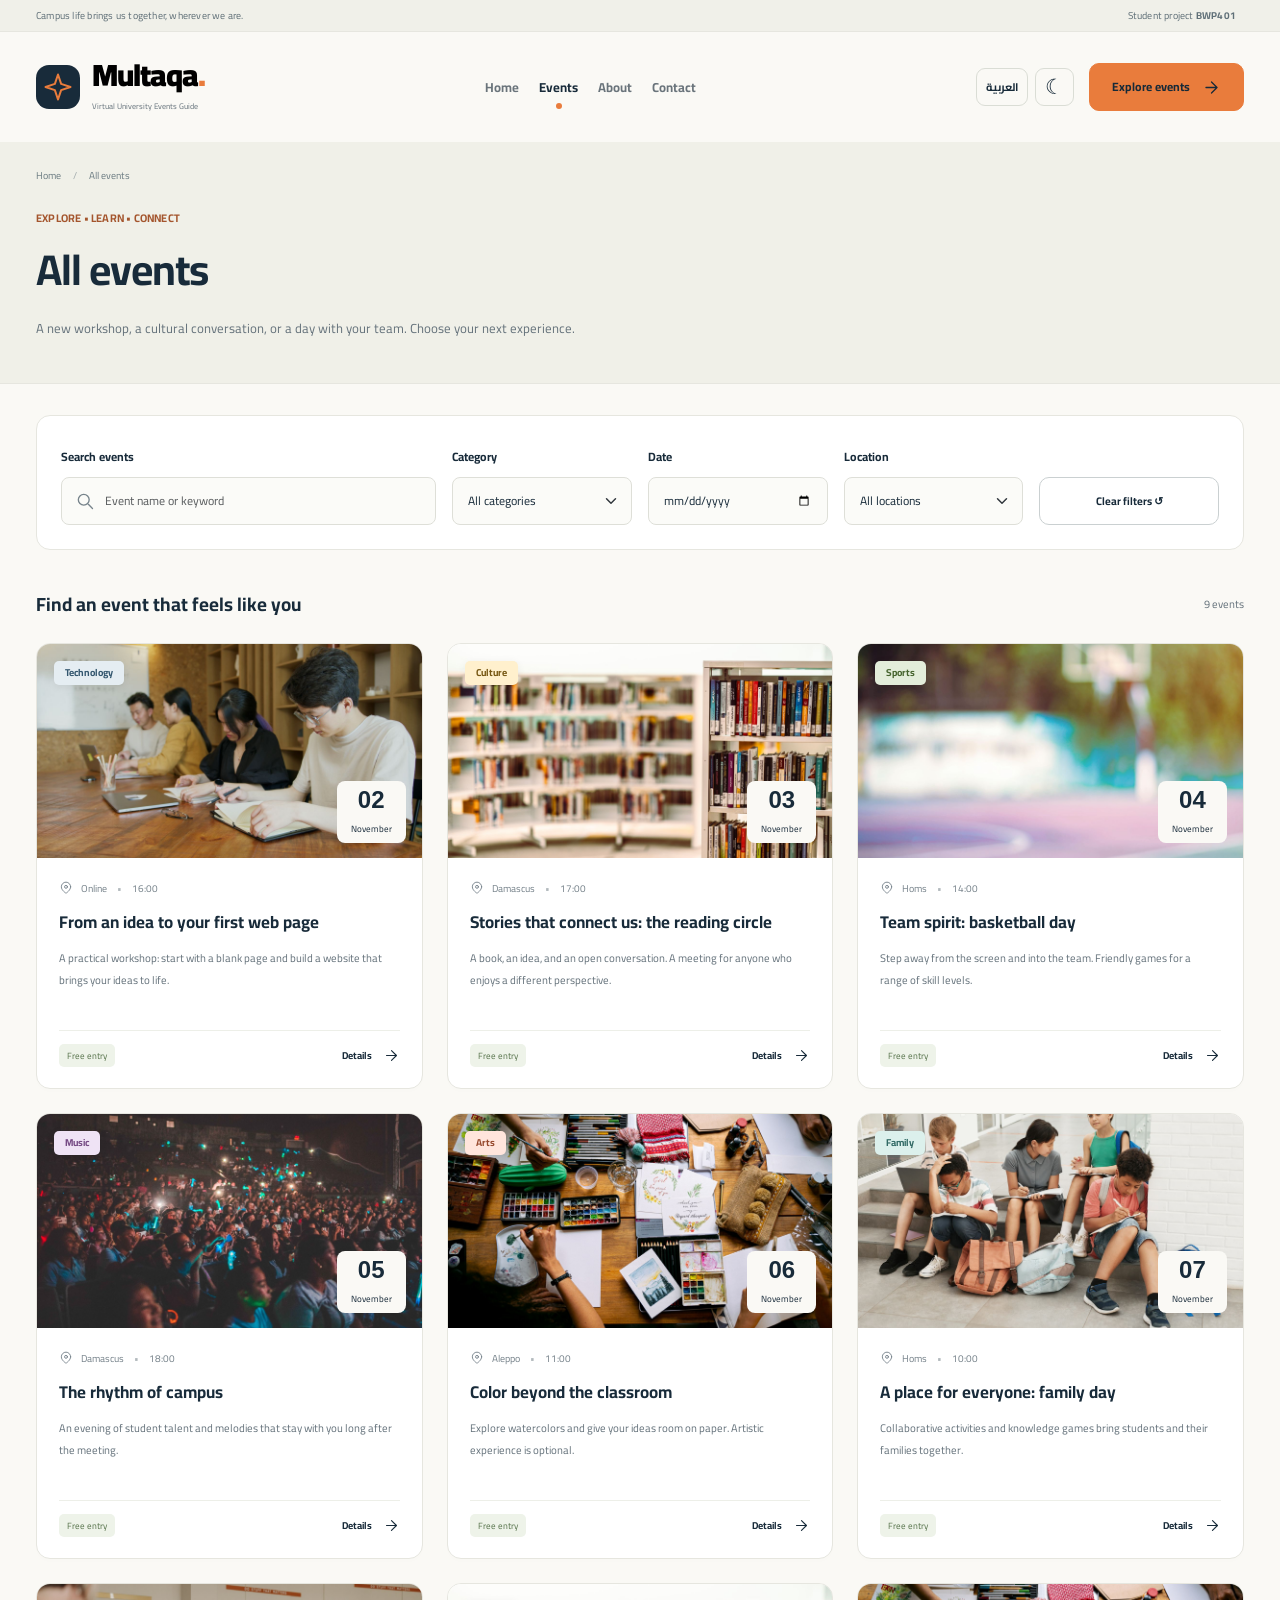
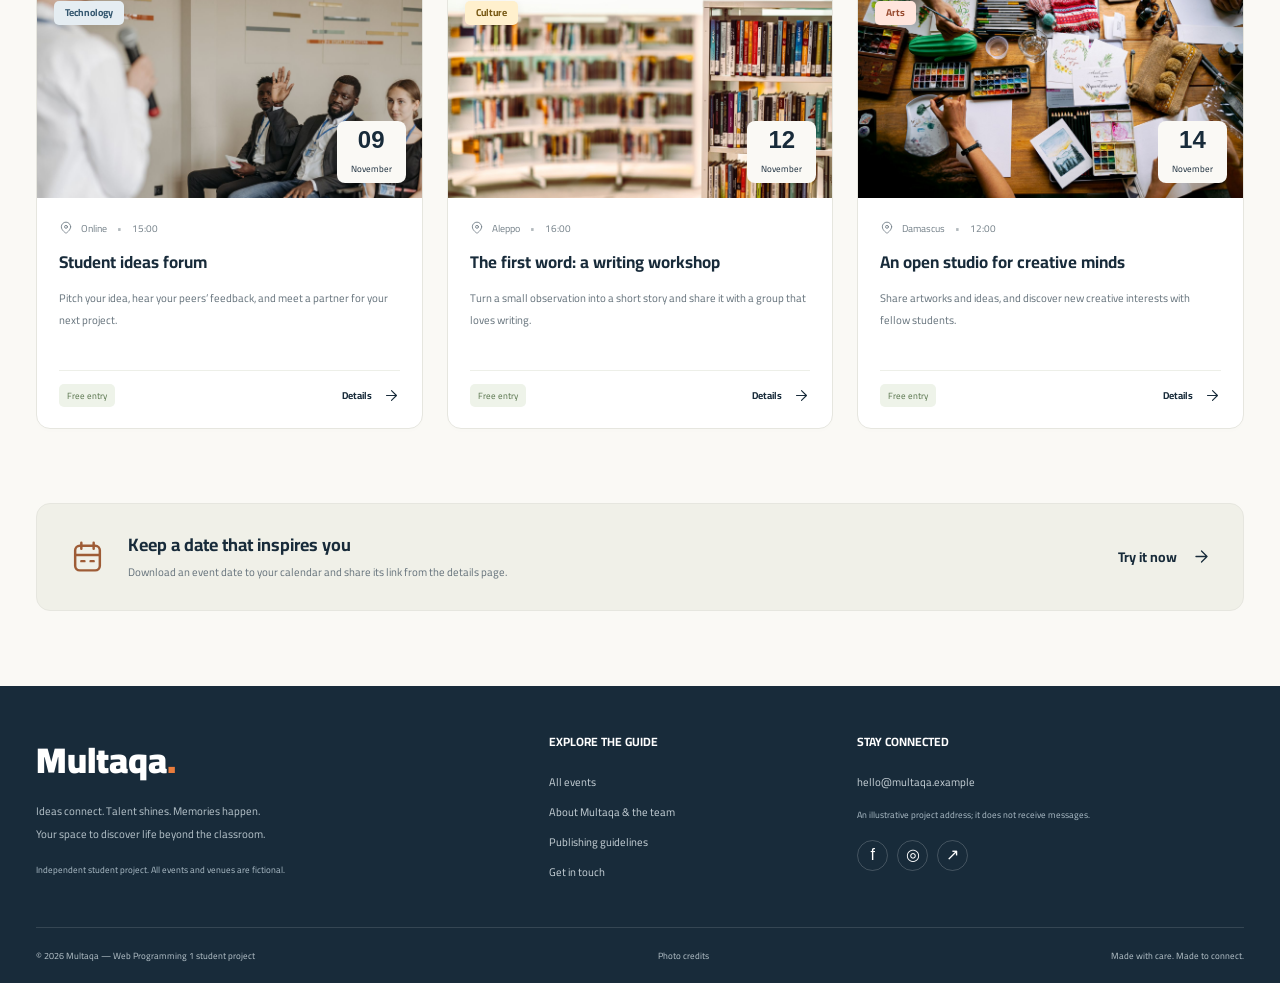
<file: en/events.html>
<!DOCTYPE html>
<html lang="en" dir="ltr"><head><meta charset="UTF-8"><meta name="viewport" content="width=device-width, initial-scale=1"><meta name="description" content="Multaqa, a student project for a virtual university events guide. Explore culture, technology, sports, music, and arts."><meta name="theme-color" content="#182b3a"><title>All events | Multaqa</title><link rel="icon" type="image/svg+xml" href="../assets/img/favicon.svg"><link rel="stylesheet" href="https://cdn.jsdelivr.net/npm/bootstrap@5.3.3/dist/css/bootstrap.min.css" onerror="this.onerror=null;this.href='../assets/css/bootstrap.min.css'"><link rel="stylesheet" href="../assets/css/styles.css"><script>try{if(localStorage.getItem('multaqa-theme')==='dark')document.documentElement.className='dark-theme';}catch(e){}</script></head><body><a class="skip-link" href="#main">Skip to content</a><div class="topbar"><div class="container"><span>Campus life brings us together, wherever we are.</span><span>Student project <b dir="ltr">BWP401</b></span></div></div><header class="site-header"><nav class="navbar navbar-expand-lg container" aria-label="Main navigation"><a class="navbar-brand" href="index.html"><span class="brand-mark"><svg class="icon icon-spark" viewBox="0 0 24 24" fill="none" stroke="currentColor" stroke-width="1.6" stroke-linecap="round" stroke-linejoin="round" aria-hidden="true"><path d="m12 2 2.5 7.5L22 12l-7.5 2.5L12 22l-2.5-7.5L2 12l7.5-2.5L12 2Z"/></svg></span><span><strong>Multaqa<span class="brand-dot">.</span></strong><small>Virtual University Events Guide</small></span></a><button class="navbar-toggler" type="button" data-bs-toggle="collapse" data-bs-target="#siteNav" aria-controls="siteNav" aria-expanded="false" aria-label="Toggle navigation"><span class="navbar-toggler-icon"></span></button><div class="collapse navbar-collapse" id="siteNav"><ul class="navbar-nav mx-auto"><li class="nav-item"><a class="nav-link "  href="index.html">Home</a></li><li class="nav-item"><a class="nav-link active" aria-current="page" href="events.html">Events</a></li><li class="nav-item"><a class="nav-link "  href="about.html">About</a></li><li class="nav-item"><a class="nav-link "  href="contact.html">Contact</a></li></ul><div class="display-controls"><button id="languageToggle" class="control-button language-toggle" type="button" onclick="toggleLanguage()" aria-label="التبديل إلى العربية"><span>العربية</span></button><button id="themeToggle" class="control-button theme-toggle" type="button" onclick="toggleTheme()" aria-label="Switch to dark mode" aria-pressed="false"><span aria-hidden="true" id="themeSymbol">☾</span></button></div><a href="events.html" class="btn btn-primary nav-cta">Explore events <svg class="icon icon-arrow" viewBox="0 0 24 24" fill="none" stroke="currentColor" stroke-width="1.6" stroke-linecap="round" stroke-linejoin="round" aria-hidden="true"><path d="M19 12H5m7-7-7 7 7 7"/></svg></a></div></nav></header><main id="main"><section class="page-intro"><div class="container"><p class="breadcrumb-line"><a href="index.html">Home</a><span>/</span>All events</p><p class="eyebrow">EXPLORE • LEARN • CONNECT</p><h1>All events</h1><p>A new workshop, a cultural conversation, or a day with your team. Choose your next experience.</p></div></section><section class="container filter-section" aria-label="Search and filters"><form id="filters" class="filter-panel"><div class="row g-3"><div class="col-lg-4"><label for="searchQuery" class="form-label">Search events</label><div class="search-field"><svg class="icon icon-search" viewBox="0 0 24 24" fill="none" stroke="currentColor" stroke-width="1.6" stroke-linecap="round" stroke-linejoin="round" aria-hidden="true"><circle cx="10.5" cy="10.5" r="6.5"/><path d="m16 16 5 5"/></svg><input id="searchQuery" class="form-control" type="search" placeholder="Event name or keyword"></div></div><div class="col-sm-6 col-lg-2"><label for="categoryFilter" class="form-label">Category</label><select id="categoryFilter" class="form-select"><option value="">All categories</option><option value="tech">Technology</option><option value="culture">Culture</option><option value="sport">Sports</option><option value="music">Music</option><option value="art">Arts</option><option value="family">Family</option></select></div><div class="col-sm-6 col-lg-2"><label for="dateFilter" class="form-label">Date</label><input class="form-control" id="dateFilter" type="date"></div><div class="col-sm-6 col-lg-2"><label for="locationFilter" class="form-label">Location</label><select class="form-select" id="locationFilter"><option value="">All locations</option><option>Damascus</option><option>Aleppo</option><option>Homs</option><option>Online</option></select></div><div class="col-sm-6 col-lg-2 filter-reset"><button type="reset" class="btn btn-outline-dark w-100">Clear filters ↺</button></div></div></form></section><section class="section container results-section"><div class="results-heading"><h2>Find an event that feels like you</h2><p id="resultCount" aria-live="polite">9 events</p></div><div class="row g-4" id="eventGrid"><div class="col-md-6 col-lg-4 event-column" data-title="From an idea to your first web page A practical workshop: start with a blank page and build a website that brings your ideas to life." data-category="tech" data-date="2026-11-02" data-location="Online"><article class="card event-card h-100"><a href="event.html?id=web-lab" class="card-image" aria-label="تفاصيل From an idea to your first web page"><img src="../assets/img/workshop.jpg" alt="Students working on laptops around a table" class="" loading="lazy" width="1600" height="1067"><span class="badge category-badge tech">Technology</span><span class="date-ticket"><strong>02</strong><small>November</small></span></a><div class="card-body"><p class="event-meta"><svg class="icon icon-pin" viewBox="0 0 24 24" fill="none" stroke="currentColor" stroke-width="1.6" stroke-linecap="round" stroke-linejoin="round" aria-hidden="true"><path d="M20 10c0 6-8 11-8 11S4 16 4 10a8 8 0 1 1 16 0Z"/><circle cx="12" cy="10" r="2.5"/></svg>Online<span>•</span>16:00</p><h3><a href="event.html?id=web-lab">From an idea to your first web page</a></h3><p class="card-description">A practical workshop: start with a blank page and build a website that brings your ideas to life.</p><div class="card-bottom"><span class="free-label">Free entry</span><a href="event.html?id=web-lab" class="detail-link">Details <svg class="icon icon-arrow" viewBox="0 0 24 24" fill="none" stroke="currentColor" stroke-width="1.6" stroke-linecap="round" stroke-linejoin="round" aria-hidden="true"><path d="M19 12H5m7-7-7 7 7 7"/></svg></a></div></div></article></div><div class="col-md-6 col-lg-4 event-column" data-title="Stories that connect us: the reading circle A book, an idea, and an open conversation. A meeting for anyone who enjoys a different perspective." data-category="culture" data-date="2026-11-03" data-location="Damascus"><article class="card event-card h-100"><a href="event.html?id=culture-talk" class="card-image" aria-label="تفاصيل Stories that connect us: the reading circle"><img src="../assets/img/books.jpg" alt="Books on the shelves of a bright library" class="" loading="lazy" width="1600" height="1067"><span class="badge category-badge culture">Culture</span><span class="date-ticket"><strong>03</strong><small>November</small></span></a><div class="card-body"><p class="event-meta"><svg class="icon icon-pin" viewBox="0 0 24 24" fill="none" stroke="currentColor" stroke-width="1.6" stroke-linecap="round" stroke-linejoin="round" aria-hidden="true"><path d="M20 10c0 6-8 11-8 11S4 16 4 10a8 8 0 1 1 16 0Z"/><circle cx="12" cy="10" r="2.5"/></svg>Damascus<span>•</span>17:00</p><h3><a href="event.html?id=culture-talk">Stories that connect us: the reading circle</a></h3><p class="card-description">A book, an idea, and an open conversation. A meeting for anyone who enjoys a different perspective.</p><div class="card-bottom"><span class="free-label">Free entry</span><a href="event.html?id=culture-talk" class="detail-link">Details <svg class="icon icon-arrow" viewBox="0 0 24 24" fill="none" stroke="currentColor" stroke-width="1.6" stroke-linecap="round" stroke-linejoin="round" aria-hidden="true"><path d="M19 12H5m7-7-7 7 7 7"/></svg></a></div></div></article></div><div class="col-md-6 col-lg-4 event-column" data-title="Team spirit: basketball day Step away from the screen and into the team. Friendly games for a range of skill levels." data-category="sport" data-date="2026-11-04" data-location="Homs"><article class="card event-card h-100"><a href="event.html?id=basketball" class="card-image" aria-label="تفاصيل Team spirit: basketball day"><img src="../assets/img/sport.jpg" alt="A basketball on an outdoor court" class="" loading="lazy" width="1600" height="1067"><span class="badge category-badge sport">Sports</span><span class="date-ticket"><strong>04</strong><small>November</small></span></a><div class="card-body"><p class="event-meta"><svg class="icon icon-pin" viewBox="0 0 24 24" fill="none" stroke="currentColor" stroke-width="1.6" stroke-linecap="round" stroke-linejoin="round" aria-hidden="true"><path d="M20 10c0 6-8 11-8 11S4 16 4 10a8 8 0 1 1 16 0Z"/><circle cx="12" cy="10" r="2.5"/></svg>Homs<span>•</span>14:00</p><h3><a href="event.html?id=basketball">Team spirit: basketball day</a></h3><p class="card-description">Step away from the screen and into the team. Friendly games for a range of skill levels.</p><div class="card-bottom"><span class="free-label">Free entry</span><a href="event.html?id=basketball" class="detail-link">Details <svg class="icon icon-arrow" viewBox="0 0 24 24" fill="none" stroke="currentColor" stroke-width="1.6" stroke-linecap="round" stroke-linejoin="round" aria-hidden="true"><path d="M19 12H5m7-7-7 7 7 7"/></svg></a></div></div></article></div><div class="col-md-6 col-lg-4 event-column" data-title="The rhythm of campus An evening of student talent and melodies that stay with you long after the meeting." data-category="music" data-date="2026-11-05" data-location="Damascus"><article class="card event-card h-100"><a href="event.html?id=music-night" class="card-image" aria-label="تفاصيل The rhythm of campus"><img src="../assets/img/music.jpg" alt="An audience enjoying a concert with colorful lighting" class="" loading="lazy" width="1600" height="1067"><span class="badge category-badge music">Music</span><span class="date-ticket"><strong>05</strong><small>November</small></span></a><div class="card-body"><p class="event-meta"><svg class="icon icon-pin" viewBox="0 0 24 24" fill="none" stroke="currentColor" stroke-width="1.6" stroke-linecap="round" stroke-linejoin="round" aria-hidden="true"><path d="M20 10c0 6-8 11-8 11S4 16 4 10a8 8 0 1 1 16 0Z"/><circle cx="12" cy="10" r="2.5"/></svg>Damascus<span>•</span>18:00</p><h3><a href="event.html?id=music-night">The rhythm of campus</a></h3><p class="card-description">An evening of student talent and melodies that stay with you long after the meeting.</p><div class="card-bottom"><span class="free-label">Free entry</span><a href="event.html?id=music-night" class="detail-link">Details <svg class="icon icon-arrow" viewBox="0 0 24 24" fill="none" stroke="currentColor" stroke-width="1.6" stroke-linecap="round" stroke-linejoin="round" aria-hidden="true"><path d="M19 12H5m7-7-7 7 7 7"/></svg></a></div></div></article></div><div class="col-md-6 col-lg-4 event-column" data-title="Color beyond the classroom Explore watercolors and give your ideas room on paper. Artistic experience is optional." data-category="art" data-date="2026-11-06" data-location="Aleppo"><article class="card event-card h-100"><a href="event.html?id=art-day" class="card-image" aria-label="تفاصيل Color beyond the classroom"><img src="../assets/img/art.jpg" alt="Hands painting with watercolors in an art workshop" class="" loading="lazy" width="1600" height="1067"><span class="badge category-badge art">Arts</span><span class="date-ticket"><strong>06</strong><small>November</small></span></a><div class="card-body"><p class="event-meta"><svg class="icon icon-pin" viewBox="0 0 24 24" fill="none" stroke="currentColor" stroke-width="1.6" stroke-linecap="round" stroke-linejoin="round" aria-hidden="true"><path d="M20 10c0 6-8 11-8 11S4 16 4 10a8 8 0 1 1 16 0Z"/><circle cx="12" cy="10" r="2.5"/></svg>Aleppo<span>•</span>11:00</p><h3><a href="event.html?id=art-day">Color beyond the classroom</a></h3><p class="card-description">Explore watercolors and give your ideas room on paper. Artistic experience is optional.</p><div class="card-bottom"><span class="free-label">Free entry</span><a href="event.html?id=art-day" class="detail-link">Details <svg class="icon icon-arrow" viewBox="0 0 24 24" fill="none" stroke="currentColor" stroke-width="1.6" stroke-linecap="round" stroke-linejoin="round" aria-hidden="true"><path d="M19 12H5m7-7-7 7 7 7"/></svg></a></div></div></article></div><div class="col-md-6 col-lg-4 event-column" data-title="A place for everyone: family day Collaborative activities and knowledge games bring students and their families together." data-category="family" data-date="2026-11-07" data-location="Homs"><article class="card event-card h-100"><a href="event.html?id=family-day" class="card-image" aria-label="تفاصيل A place for everyone: family day"><img src="../assets/img/community.jpg" alt="People collaborating on activities around a table" class="" loading="lazy" width="1600" height="1067"><span class="badge category-badge family">Family</span><span class="date-ticket"><strong>07</strong><small>November</small></span></a><div class="card-body"><p class="event-meta"><svg class="icon icon-pin" viewBox="0 0 24 24" fill="none" stroke="currentColor" stroke-width="1.6" stroke-linecap="round" stroke-linejoin="round" aria-hidden="true"><path d="M20 10c0 6-8 11-8 11S4 16 4 10a8 8 0 1 1 16 0Z"/><circle cx="12" cy="10" r="2.5"/></svg>Homs<span>•</span>10:00</p><h3><a href="event.html?id=family-day">A place for everyone: family day</a></h3><p class="card-description">Collaborative activities and knowledge games bring students and their families together.</p><div class="card-bottom"><span class="free-label">Free entry</span><a href="event.html?id=family-day" class="detail-link">Details <svg class="icon icon-arrow" viewBox="0 0 24 24" fill="none" stroke="currentColor" stroke-width="1.6" stroke-linecap="round" stroke-linejoin="round" aria-hidden="true"><path d="M19 12H5m7-7-7 7 7 7"/></svg></a></div></div></article></div><div class="col-md-6 col-lg-4 event-column" data-title="Student ideas forum Pitch your idea, hear your peers’ feedback, and meet a partner for your next project." data-category="tech" data-date="2026-11-09" data-location="Online"><article class="card event-card h-100"><a href="event.html?id=student-forum" class="card-image" aria-label="تفاصيل Student ideas forum"><img src="../assets/img/conference.jpg" alt="Participants in a discussion inside a meeting hall" class="" loading="lazy" width="1600" height="1067"><span class="badge category-badge tech">Technology</span><span class="date-ticket"><strong>09</strong><small>November</small></span></a><div class="card-body"><p class="event-meta"><svg class="icon icon-pin" viewBox="0 0 24 24" fill="none" stroke="currentColor" stroke-width="1.6" stroke-linecap="round" stroke-linejoin="round" aria-hidden="true"><path d="M20 10c0 6-8 11-8 11S4 16 4 10a8 8 0 1 1 16 0Z"/><circle cx="12" cy="10" r="2.5"/></svg>Online<span>•</span>15:00</p><h3><a href="event.html?id=student-forum">Student ideas forum</a></h3><p class="card-description">Pitch your idea, hear your peers’ feedback, and meet a partner for your next project.</p><div class="card-bottom"><span class="free-label">Free entry</span><a href="event.html?id=student-forum" class="detail-link">Details <svg class="icon icon-arrow" viewBox="0 0 24 24" fill="none" stroke="currentColor" stroke-width="1.6" stroke-linecap="round" stroke-linejoin="round" aria-hidden="true"><path d="M19 12H5m7-7-7 7 7 7"/></svg></a></div></div></article></div><div class="col-md-6 col-lg-4 event-column" data-title="The first word: a writing workshop Turn a small observation into a short story and share it with a group that loves writing." data-category="culture" data-date="2026-11-12" data-location="Aleppo"><article class="card event-card h-100"><a href="event.html?id=creative-writing" class="card-image" aria-label="تفاصيل The first word: a writing workshop"><img src="../assets/img/books.jpg" alt="A variety of books on library shelves" class="" loading="lazy" width="1600" height="1067"><span class="badge category-badge culture">Culture</span><span class="date-ticket"><strong>12</strong><small>November</small></span></a><div class="card-body"><p class="event-meta"><svg class="icon icon-pin" viewBox="0 0 24 24" fill="none" stroke="currentColor" stroke-width="1.6" stroke-linecap="round" stroke-linejoin="round" aria-hidden="true"><path d="M20 10c0 6-8 11-8 11S4 16 4 10a8 8 0 1 1 16 0Z"/><circle cx="12" cy="10" r="2.5"/></svg>Aleppo<span>•</span>16:00</p><h3><a href="event.html?id=creative-writing">The first word: a writing workshop</a></h3><p class="card-description">Turn a small observation into a short story and share it with a group that loves writing.</p><div class="card-bottom"><span class="free-label">Free entry</span><a href="event.html?id=creative-writing" class="detail-link">Details <svg class="icon icon-arrow" viewBox="0 0 24 24" fill="none" stroke="currentColor" stroke-width="1.6" stroke-linecap="round" stroke-linejoin="round" aria-hidden="true"><path d="M19 12H5m7-7-7 7 7 7"/></svg></a></div></div></article></div><div class="col-md-6 col-lg-4 event-column" data-title="An open studio for creative minds Share artworks and ideas, and discover new creative interests with fellow students." data-category="art" data-date="2026-11-14" data-location="Damascus"><article class="card event-card h-100"><a href="event.html?id=open-studio" class="card-image" aria-label="تفاصيل An open studio for creative minds"><img src="../assets/img/art.jpg" alt="Painting tools and colors in a creative activity" class="" loading="lazy" width="1600" height="1067"><span class="badge category-badge art">Arts</span><span class="date-ticket"><strong>14</strong><small>November</small></span></a><div class="card-body"><p class="event-meta"><svg class="icon icon-pin" viewBox="0 0 24 24" fill="none" stroke="currentColor" stroke-width="1.6" stroke-linecap="round" stroke-linejoin="round" aria-hidden="true"><path d="M20 10c0 6-8 11-8 11S4 16 4 10a8 8 0 1 1 16 0Z"/><circle cx="12" cy="10" r="2.5"/></svg>Damascus<span>•</span>12:00</p><h3><a href="event.html?id=open-studio">An open studio for creative minds</a></h3><p class="card-description">Share artworks and ideas, and discover new creative interests with fellow students.</p><div class="card-bottom"><span class="free-label">Free entry</span><a href="event.html?id=open-studio" class="detail-link">Details <svg class="icon icon-arrow" viewBox="0 0 24 24" fill="none" stroke="currentColor" stroke-width="1.6" stroke-linecap="round" stroke-linejoin="round" aria-hidden="true"><path d="M19 12H5m7-7-7 7 7 7"/></svg></a></div></div></article></div></div><div class="empty-state" id="emptyState" style="display:none"><svg class="icon icon-search" viewBox="0 0 24 24" fill="none" stroke="currentColor" stroke-width="1.6" stroke-linecap="round" stroke-linejoin="round" aria-hidden="true"><circle cx="10.5" cy="10.5" r="6.5"/><path d="m16 16 5 5"/></svg><h3>No events match these filters</h3><p>Try another keyword or broaden your filters.</p><button type="button" class="btn btn-dark" onclick="resetFilters()">Show all events</button></div></section><section class="container cta-section"><div class="mini-note"><svg class="icon icon-calendar" viewBox="0 0 24 24" fill="none" stroke="currentColor" stroke-width="1.6" stroke-linecap="round" stroke-linejoin="round" aria-hidden="true"><rect x="4" y="5" width="16" height="16" rx="3"/><path d="M8 3v4m8-4v4M4 11h16m-12 4h2m4 0h2"/></svg><div><h2>Keep a date that inspires you</h2><p>Download an event date to your calendar and share its link from the details page.</p></div><a href="event.html?id=web-lab" class="text-link">Try it now <svg class="icon icon-arrow" viewBox="0 0 24 24" fill="none" stroke="currentColor" stroke-width="1.6" stroke-linecap="round" stroke-linejoin="round" aria-hidden="true"><path d="M19 12H5m7-7-7 7 7 7"/></svg></a></div></section></main><footer class="site-footer"><div class="container"><div class="row gy-4 footer-main"><div class="col-lg-5"><a class="footer-brand" href="index.html">Multaqa<span>.</span></a><p>Ideas connect. Talent shines. Memories happen.<br>Your space to discover life beyond the classroom.</p><span class="footer-note">Independent student project. All events and venues are fictional.</span></div><div class="col-6 col-lg-3"><h2>EXPLORE THE GUIDE</h2><a href="events.html">All events</a><a href="about.html">About Multaqa & the team</a><a href="about.html#policies">Publishing guidelines</a><a href="contact.html">Get in touch</a></div><div class="col-6 col-lg-4"><h2>STAY CONNECTED</h2><a href="mailto:hello@multaqa.example" dir="ltr">hello@multaqa.example</a><p class="footer-note">An illustrative project address; it does not receive messages.</p><div class="social-links"><a href="https://www.facebook.com/" target="_blank" rel="noopener noreferrer" aria-label="Visit Facebook">f</a><a href="https://www.instagram.com/" target="_blank" rel="noopener noreferrer" aria-label="Visit Instagram">◎</a><a href="https://t.me/" target="_blank" rel="noopener noreferrer" aria-label="Visit Telegram">↗</a></div></div></div><div class="footer-bottom"><span>© 2026 Multaqa — Web Programming 1 student project</span><a href="about.html#image-credits">Photo credits</a><span>Made with care. Made to connect.</span></div></div></footer><button class="to-top" id="toTop" type="button" aria-label="Back to top" onclick="window.scrollTo(0,0)">↑</button><script src="https://cdn.jsdelivr.net/npm/bootstrap@5.3.3/dist/js/bootstrap.bundle.min.js" onerror="this.onerror=null;this.src='../assets/js/bootstrap.bundle.min.js'"></script><script src="../assets/js/main.js"></script></body></html>
</file>
<file: assets/css/styles.css>
/* هوية موحّدة وشبكة Bootstrap؛ Flexbox للتفاصيل والتجاوب كما تطلب الوظيفة. */
@font-face{font-family:Cairo;src:url('../fonts/cairo-400.ttf') format('truetype');font-display:swap;font-weight:400}@font-face{font-family:Cairo;src:url('../fonts/cairo-700.ttf') format('truetype');font-display:swap;font-weight:600 800}@font-face{font-family:Cairo;src:url('../fonts/cairo-900.ttf') format('truetype');font-display:swap;font-weight:900}
:root{--ink:#182b3a;--muted:#66737c;--paper:#faf9f5;--orange:#e97c3c;--line:#e6e6df;--soft:#f1f0e9;--bs-body-font-family:Cairo,Tahoma,Arial,sans-serif;--bs-body-color:var(--ink)}
*{box-sizing:border-box}html{scroll-behavior:smooth;scroll-padding-top:35px}body{background:var(--paper);font-family:Cairo,Tahoma,Arial,sans-serif;line-height:1.9;color:var(--ink)}a{color:inherit;text-decoration:none}button,input,select,textarea{font:inherit}a,button{touch-action:manipulation}a:hover{color:#bd5720}img{max-width:100%;object-fit:cover}h1,h2,h3,p{margin-top:0}h1,h2,h3{font-weight:800;line-height:1.55}p{color:var(--muted)}.container{max-width:1264px;padding-right:28px;padding-left:28px}.icon{width:23px;height:23px;display:inline-block;vertical-align:middle;flex-shrink:0}.btn{display:inline-flex;align-items:center;justify-content:center;gap:12px;border-radius:10px;font-weight:700;padding:12px 22px;font-size:14px;line-height:1.7;min-height:48px}.btn .icon{width:19px;height:19px}.btn-primary{--bs-btn-bg:var(--orange);--bs-btn-border-color:var(--orange);--bs-btn-color:#172a38;--bs-btn-hover-bg:#f39a62;--bs-btn-hover-border-color:#f39a62;--bs-btn-hover-color:#172a38;--bs-btn-active-bg:#f39a62;--bs-btn-active-border-color:#f39a62;--bs-btn-active-color:#172a38}.btn-dark{--bs-btn-bg:var(--ink);--bs-btn-border-color:var(--ink);--bs-btn-hover-bg:#314c60;--bs-btn-hover-border-color:#314c60}.btn-outline-dark{--bs-btn-color:var(--ink);--bs-btn-border-color:#cad0d1;--bs-btn-hover-bg:var(--ink)}.btn-lg{padding:15px 25px;font-size:15px}.btn-light{background:#fff;border-color:#fff;color:var(--ink)}.text-link{display:inline-flex;align-items:center;gap:15px;font-size:14px;font-weight:700;white-space:nowrap}.text-link .icon{width:19px}.skip-link{position:absolute;top:-80px;right:20px;background:var(--ink);color:#fff;padding:12px 20px;z-index:2000}.skip-link:focus{top:10px}.topbar{border-bottom:1px solid var(--line);background:#f0f0e9;font-size:10px;letter-spacing:.2px}.topbar .container{display:flex;justify-content:space-between;padding-top:6px;padding-bottom:6px;color:#607078}.topbar b{font-weight:600;margin-right:8px}.site-header{background:var(--paper)}.navbar{padding-top:23px;padding-bottom:23px}.navbar-brand{display:flex;align-items:center;gap:12px;margin:0}.brand-mark{height:44px;width:44px;background:var(--ink);border-radius:13px;display:flex;align-items:center;justify-content:center;color:var(--orange)}.brand-mark .icon{width:30px;height:30px}.navbar-brand strong{font-size:31px;line-height:1;display:block;font-weight:900;letter-spacing:-1px}.brand-dot{color:var(--orange)}.navbar-brand small{font-size:9px;display:block;color:var(--muted);margin-top:8px}.navbar-nav{gap:25px}.navbar-nav .nav-link{font-size:13px;font-weight:700;padding:10px 0!important;color:#6a747b;position:relative}.navbar-nav .nav-link.active{color:var(--ink)}.navbar-nav .nav-link.active:after{content:'';width:6px;height:6px;border-radius:50%;background:var(--orange);position:absolute;bottom:0;right:calc(50% - 3px)}.nav-cta{font-size:12px}.navbar-toggler{border:1px solid var(--line);padding:8px}.hero-section{padding-top:8px}.hero{border-radius:23px;overflow:hidden;min-height:526px;position:relative;isolation:isolate;background:var(--ink)}.hero-photo{position:absolute;inset:0;width:100%;height:100%;object-position:50% 40%;z-index:-3}.hero-shade{position:absolute;inset:0;background:linear-gradient(270deg,rgba(12,30,44,.96) 0%,rgba(12,30,44,.86) 37%,rgba(12,30,44,.27) 80%),linear-gradient(0deg,rgba(12,30,44,.3),transparent);z-index:-2}.hero-copy{padding:51px 52px 44px;color:white;max-width:710px}.hero-eyebrow{display:flex;align-items:center;gap:10px;font-size:12px;color:#e6e9e5;margin-bottom:17px}.hero-eyebrow span{width:7px;height:7px;border-radius:100%;background:#f69a5f}.hero h1{font-size:55px;line-height:1.48;font-weight:900;letter-spacing:-1.9px;margin-bottom:15px}.hero h1 span{color:#ffac76}.hero-copy>p:not(.hero-eyebrow){color:#d3dade;font-size:14px;line-height:2}.hero-actions{display:flex;align-items:center;gap:27px;margin-top:26px}.hero-secondary{color:#fff;font-size:12px;border-bottom:1px solid #aab4bb;padding-bottom:5px}.hero-secondary:hover{color:#ffac76}.hero-chips{display:flex;gap:22px;font-size:10px;color:#d0d8dc;margin-top:28px}.hero-chips .icon{width:14px;height:14px;color:#ffb17d;margin-left:4px}.hero-stamp{position:absolute;left:49px;bottom:66px;background:#f6a46f;color:var(--ink);width:142px;height:158px;transform:rotate(-7deg);padding:22px 18px;border-radius:5px;box-shadow:0 9px 30px #0002;display:flex;flex-direction:column;justify-content:space-between}.hero-stamp>span{font-size:17px;font-weight:800;line-height:1.5}.hero-stamp .icon{position:absolute;left:15px;top:24px;width:21px;height:21px}.hero-stamp small{font-size:11px;letter-spacing:1.3px;font-family:Arial,sans-serif;font-weight:bold}.hero-caption{position:absolute;left:25px;bottom:14px;color:#fff9;font-size:8px}.discovery-section{padding-top:23px}.discovery{display:flex;align-items:center;justify-content:space-between;gap:25px;border:1px solid var(--line);background:#fff;border-radius:15px;padding:25px 30px}.discovery h2{font-size:19px;margin:0;white-space:nowrap}.eyebrow{color:#a4552d;font-size:11px;font-weight:800;margin-bottom:8px;letter-spacing:.2px}.discovery .eyebrow{font-size:9px;margin-bottom:5px}.discovery-form{display:flex;align-items:center;gap:10px;flex:1;max-width:780px}.form-control,.form-select{background-color:#fbfbf8;border-color:#dedfd8;border-radius:8px;min-height:48px;font-size:12px;padding:12px 15px}.form-control:focus,.form-select:focus{background-color:#fff;border-color:#d7824b;box-shadow:0 0 0 3px #e97c3c22}.form-label{font-size:12px;font-weight:700;margin-bottom:8px}.search-field{position:relative;flex:1}.search-field>.icon{position:absolute;right:14px;top:14px;width:20px;height:20px;color:#76838b;pointer-events:none}.search-field .form-control{padding-right:43px}.discovery-form .form-select{width:175px}.discovery-form .btn{white-space:nowrap}.section{padding-top:73px;padding-bottom:9px}.section-heading{display:flex;justify-content:space-between;align-items:center;gap:25px;margin-bottom:28px}.section-heading h2{font-size:28px;letter-spacing:-.7px;margin-bottom:0}.section-description{font-size:12px;margin-top:9px;margin-bottom:0}.category-grid{display:grid;grid-template-columns:repeat(6,1fr);gap:16px}.category-tile{border:1px solid var(--line);border-radius:13px;padding:22px 15px;background:#fff;display:flex;flex-direction:column;align-items:center;gap:11px;transition:transform .2s,border-color .2s}.category-tile:hover{transform:translateY(-4px);border-color:#dcac86;color:var(--ink)}.category-tile>span{width:47px;height:47px;border-radius:50%;display:flex;align-items:center;justify-content:center;background:#e9eef2;color:#44657a}.category-tile strong{font-size:14px}.category-tile small{font-size:9px;color:var(--muted)}.category-tile.culture>span{background:#f5e8d0;color:#8c6827}.category-tile.sport>span{background:#e4eddd;color:#507637}.category-tile.music>span{background:#eee4f2;color:#88648d}.category-tile.art>span{background:#f9e4dc;color:#b06142}.category-tile.family>span{background:#e0eeee;color:#3c797b}.feature-section{background:#f1f1ea;margin-top:68px;padding-top:47px;padding-bottom:28px}.featured-card{border-radius:18px;overflow:hidden;background:#fff;min-height:340px}.featured-visual{position:relative;min-height:340px}.featured-visual>img{width:100%;height:100%;position:absolute;inset:0;object-position:center}.featured-label{position:absolute;right:22px;top:22px;background:#fffef1;color:var(--ink);font-size:10px;border-radius:6px;padding:7px 12px;display:flex;align-items:center;gap:6px}.featured-label .icon{width:15px;height:15px;color:#b86530}.featured-copy{padding:35px 45px;display:flex;flex-direction:column;align-items:flex-start;justify-content:center}.featured-copy h3{font-size:29px;margin-top:12px;margin-bottom:10px;letter-spacing:-.7px}.featured-copy>p{font-size:13px;max-width:400px;margin-bottom:20px}.featured-meta{display:flex;flex-wrap:wrap;gap:19px;font-size:11px;margin-bottom:23px;color:var(--muted)}.featured-meta .icon{width:17px;height:17px;margin-left:5px}.category-badge{font-size:10px;font-weight:700;background:#e5edf2;color:#33566e;border-radius:5px;padding:7px 11px;align-self:flex-start}.category-badge.culture{background:#fff0cd;color:#765713}.category-badge.sport{background:#e3edda;color:#46642e}.category-badge.music{background:#efe3f5;color:#764b85}.category-badge.art{background:#ffe5dc;color:#97492d}.category-badge.family{background:#dcf0ec;color:#326a65}.slider-bottom{display:flex;justify-content:space-between;align-items:center;padding-top:20px;position:relative}.slider-bottom>p{font-size:10px;margin:0}.carousel-indicators{position:static;margin:0;gap:7px}.carousel-indicators [data-bs-target]{width:7px;height:7px;border-radius:50%;border:0;background:#81928f;opacity:.35;margin:0}.carousel-indicators .active{opacity:1;background:var(--orange);width:23px;border-radius:10px}.slider-arrows{display:flex;gap:8px}.slider-arrows button{width:37px;height:37px;border-radius:50%;border:1px solid #cdd4ca;background:transparent;color:var(--ink);font-family:Arial;font-size:18px}.slider-arrows button:hover{background:var(--ink);color:#fff}.event-card{border-radius:14px;border:1px solid var(--line);overflow:hidden;background:#fff;box-shadow:0 3px 4px #172a3802;transition:transform .2s,box-shadow .2s}.event-card:hover{transform:translateY(-4px);box-shadow:0 12px 27px #172a380b}.card-image{display:block;position:relative;height:214px;overflow:hidden}.card-image>img{width:100%;height:100%;transition:transform .4s}.event-card:hover .card-image>img{transform:scale(1.035)}.card-image .category-badge{position:absolute;right:17px;top:17px;box-shadow:0 2px 8px #0001}.date-ticket{position:absolute;left:16px;bottom:15px;background:var(--paper);border-radius:8px;padding:5px 14px;text-align:center;line-height:1.5;min-width:58px}.date-ticket strong{font:800 24px Arial;display:block}.date-ticket small{font-size:9px}.card-body{padding:21px 22px}.event-meta{display:flex;align-items:center;gap:8px;font-size:10px;color:#77838b;margin-bottom:10px}.event-meta .icon{height:14px;width:14px}.event-meta>span{color:#b2b9bd;margin:0 2px}.event-card h3{font-size:17px;margin-bottom:10px;line-height:1.7}.card-description{font-size:11px;line-height:2;min-height:47px;margin-bottom:17px}.card-bottom{border-top:1px solid #edefe8;padding-top:13px;display:flex;align-items:center;justify-content:space-between;font-size:10px}.free-label{color:#57734b;background:#eef3e9;border-radius:5px;padding:3px 8px;font-size:9px}.detail-link{font-weight:800;display:flex;gap:11px;align-items:center}.detail-link .icon{width:17px;height:17px}.cta-section{padding-top:65px}.community-banner{background:var(--ink);color:#fff;padding:37px 41px;border-radius:17px;display:flex;align-items:center;gap:25px;position:relative;overflow:hidden}.community-banner .banner-symbol{height:76px;width:76px;border-radius:50%;border:1px solid #ffffff40;display:flex;align-items:center;justify-content:center;color:#ffab71;flex-shrink:0}.banner-symbol .icon{width:36px;height:36px}.community-banner .eyebrow{color:#f4ac7c;font-size:10px}.community-banner h2{font-size:25px;margin-bottom:6px}.community-banner p:not(.eyebrow){font-size:11px;color:#c8d1d7;margin:0}.community-banner .btn{margin-right:auto;white-space:nowrap}.team-grid{display:grid;grid-template-columns:repeat(5,1fr);gap:16px}.team-person{padding:25px 12px;text-align:center;border-top:1px solid var(--line)}.team-person img{border-radius:50%;margin-bottom:14px}.team-person h3{font-size:15px;margin-bottom:7px}.student-id{font:12px Arial,sans-serif;color:#657882;margin-bottom:8px}.team-person>span{font-size:9px;color:var(--muted)}.team-person>span span{margin:0 6px}.site-footer{margin-top:75px;background:#182b3a;color:#e0e5e8;padding-top:47px}.footer-main{padding-bottom:35px}.footer-brand{font-size:36px;font-weight:900;color:white;line-height:1.5}.footer-brand span{color:var(--orange)}.footer-main p{font-size:11px;line-height:2.1;color:#b6c3ca;margin-top:13px;margin-bottom:14px}.footer-main h2{font-size:12px;color:#fff;margin-bottom:20px}.footer-main .col-lg-3>a,.footer-main .col-lg-4>a{display:block;font-size:11px;color:#c6d0d6;margin:9px 0}.footer-note{color:#acbdc7!important;font-size:9px!important;display:block;max-width:355px}.social-links{display:flex;gap:9px;margin-top:15px}.social-links a{width:31px;height:31px;border:1px solid #ffffff30;border-radius:50%;font-family:Arial,sans-serif;display:flex;align-items:center;justify-content:center;color:white}.footer-bottom{border-top:1px solid #ffffff20;padding:19px 0;display:flex;justify-content:space-between;font-size:9px;color:#b6c3ca}.footer-bottom a{color:#b6c3ca}.to-top{position:fixed;bottom:22px;left:22px;border:1px solid #d4dadc;border-radius:50%;height:42px;width:42px;background:#fff;color:var(--ink);box-shadow:0 3px 15px #0001;font:20px Arial;z-index:100;display:none}.page-intro{background:#f0f0e8;padding:24px 0 43px;border-bottom:1px solid var(--line)}.breadcrumb-line{display:flex;align-items:center;gap:12px;font-size:10px;color:#6d7d83;margin-bottom:23px;flex-wrap:wrap}.breadcrumb-line>span{color:#a4adae}.page-intro h1{font-size:43px;margin-bottom:12px;letter-spacing:-1px}.page-intro>.container>p:last-child{font-size:13px;max-width:630px;margin-bottom:0}.filter-section{padding-top:31px}.filter-panel{padding:24px;background:#fff;border:1px solid var(--line);border-radius:14px}.filter-reset{display:flex;align-items:flex-end}.filter-reset .btn{font-size:11px;padding-left:9px;padding-right:9px}.results-section{padding-top:40px}.results-heading{display:flex;align-items:center;justify-content:space-between;margin-bottom:23px}.results-heading h2{font-size:19px;margin:0}.results-heading p{font-size:11px;margin:0}.empty-state{padding:70px 20px;text-align:center}.empty-state>.icon{width:48px;height:48px;color:var(--muted);margin-bottom:20px}.empty-state h3{font-size:23px}.empty-state p{font-size:13px}.mini-note{display:flex;align-items:center;gap:22px;border:1px solid var(--line);padding:27px 32px;border-radius:14px;background:#f0f0e8}.mini-note>.icon{width:37px;height:37px;color:#9e5c36}.mini-note h2{font-size:18px;margin:0 0 4px}.mini-note p{font-size:11px;margin:0}.mini-note>a{margin-right:auto}.detail-intro{padding-top:25px;padding-bottom:31px}.detail-intro h1{font-size:40px;letter-spacing:-1px;margin-top:14px;margin-bottom:12px}.detail-intro>p:not(.breadcrumb-line){font-size:14px;max-width:760px}.detail-quick{display:flex;gap:27px;flex-wrap:wrap;font-size:11px;color:var(--muted)}.detail-quick .icon{width:18px;height:18px;margin-left:6px}.detail-cover{height:420px;border-radius:17px;overflow:hidden;margin-bottom:45px}.detail-cover img{width:100%;height:100%;object-position:center 44%}.detail-text h2,.agenda h2,.gallery h2{font-size:25px;margin-bottom:18px}.detail-text>p:not(.eyebrow){font-size:14px;line-height:2.2}.soft-note{background:#f2f0e5;border-radius:10px;display:flex;align-items:flex-start;gap:12px;font-size:10px;padding:15px 18px;color:#746344;margin-top:25px}.soft-note .icon{width:20px}.agenda{margin-top:39px}.agenda-row{display:flex;gap:22px;align-items:center;padding:17px 0;border-bottom:1px solid var(--line)}.agenda-row>span{font:12px Arial;color:#b16b40;background:#f3e7db;padding:10px;border-radius:50%}.agenda-row p{font-size:12px;margin:0}.gallery{margin-top:35px}.gallery img{width:100%;height:195px;border-radius:10px}.gallery small{color:var(--muted);font-size:9px}.booking-card{border:1px solid var(--line);border-radius:15px;background:#fff;padding:27px;position:sticky;top:25px}.open-dot{font-size:9px;color:#527c41;display:flex;align-items:center;gap:7px;margin-bottom:12px}.open-dot:before{content:'';height:6px;width:6px;background:#79a15c;border-radius:50%}.booking-card h2{font-size:22px;margin-bottom:22px}.booking-info{display:flex;gap:13px;align-items:center;margin-bottom:18px}.booking-info>.icon{width:20px;height:20px;color:#75808a}.booking-info small{display:block;color:var(--muted);font-size:9px}.booking-info strong{font-size:12px;font-weight:600;display:block}.price-row{border-top:1px solid var(--line);padding-top:16px;margin-top:22px;margin-bottom:18px;display:flex;justify-content:space-between;font-size:11px}.price-row strong{color:#50763a;font-size:15px}.booking-note{font-size:9px;text-align:center;margin:10px 0 0}.venue-map{width:100%;height:auto;border-radius:10px;margin-top:22px}.booking-card .btn{font-size:11px;gap:10px}.modal-content{border-radius:17px;border:0;padding:10px}.modal-header{border-color:var(--line)}.modal-body{padding:20px}.modal-body>p{font-size:12px}.modal-title{font-weight:800}.about-story h2{font-size:34px;margin-bottom:22px;letter-spacing:-.7px}.about-story p:not(.eyebrow){font-size:13px;line-height:2.2}.about-photo{position:relative}.about-photo img{width:100%;height:365px;border-radius:18px}.about-photo>span{position:absolute;bottom:27px;right:40px;background:#fff6dd;padding:18px 24px;transform:rotate(3deg);font-size:19px;font-weight:800;line-height:1.7;border-radius:5px}.values-section{background:#f0f0e8;padding-top:40px;padding-bottom:40px;margin-top:60px}.value-card{background:var(--paper);border:1px solid var(--line);padding:27px;border-radius:14px;height:100%;position:relative}.value-card>.icon{color:#bb6b37;width:33px;height:33px;margin-bottom:24px}.value-number{position:absolute;left:25px;top:25px;font:11px Arial;color:#83908c}.value-card h3{font-size:20px}.value-card p{font-size:11px;line-height:2.1;margin-bottom:0}.policy-card{border:1px solid var(--line);background:#fff;padding:30px;border-radius:13px;height:100%}.policy-icon{display:inline-flex;margin-bottom:15px;color:#b86b3c}.policy-card h3{font-size:22px}.policy-card p,.policy-card ul{font-size:12px;color:var(--muted);line-height:2.3}.policy-card li{padding-right:3px}.policy-card ul{padding-right:20px}.policy-card .text-link{font-size:12px}.muted{color:var(--muted);font-size:10px}.image-credits{border-top:1px solid var(--line);padding-top:35px;margin-top:60px}.image-credits h2{font-size:24px}.image-credits p:not(.eyebrow),.image-credits>a{font-size:11px}.credit-links{display:flex;flex-wrap:wrap;gap:9px;margin:20px 0}.credit-links a{font:11px Arial,sans-serif;border:1px solid var(--line);border-radius:6px;padding:10px 13px;background:#fff}.contact-section{padding-top:44px}.contact-form-card{background:#fff;border:1px solid var(--line);border-radius:16px;padding:33px}.contact-form-card h2{font-size:26px}.contact-form-card>p:not(.eyebrow){font-size:11px;margin-bottom:25px}.contact-form-card .form-control,.contact-form-card .form-select{min-height:52px}.contact-form-card textarea{resize:vertical}.form-disclaimer{font-size:9px;margin:14px 0 0;line-height:2}.field-error{color:#a62b31;font-size:10px;display:block;margin-top:4px}.is-invalid{border-color:#b2494d!important}.contact-aside{padding:31px 35px;background:#edf0e7;border-radius:16px;height:100%;position:relative;overflow:hidden}.large-icon{width:59px;height:59px;background:#dce5d4;border-radius:50%;display:flex;align-items:center;justify-content:center;color:#5b744c;margin-bottom:25px}.large-icon .icon{height:29px;width:29px}.contact-aside h2{font-size:29px;margin-bottom:17px}.contact-aside>p{font-size:12px;line-height:2.2;max-width:310px}.contact-channel{padding:25px 0;border-top:1px solid #d5ddcf;margin-top:20px;position:relative;z-index:1}.contact-channel h3{font-size:13px}.contact-channel a[dir]{display:inline-block;font:13px Arial;margin-bottom:5px}.contact-channel small{display:block;font-size:9px;color:var(--muted)}.contact-channel p{font-size:11px;margin-bottom:10px}.contact-channel .text-link{font-size:11px}.aside-decoration{font:900 55px/.95 Arial,sans-serif;display:block;text-align:left;color:#d9e0d2;margin-top:20px;letter-spacing:-2px}.faq-section h3{font-size:16px;margin-bottom:12px}.faq-section .col-md-4 p{font-size:11px;line-height:2.1}.alert{font-size:12px;border-radius:9px}.alert-success{background:#eef5e8;color:#35562a;border-color:#d2e4c9}.alert-danger{background:#fff0ee;color:#953d31;border-color:#f2c5bc}a:focus-visible,button:focus-visible{outline:3px solid #cc6a32;outline-offset:5px}
@media(min-width:1500px){.hero{min-height:550px}.hero-copy{padding-top:59px}}
@media(max-width:1199px){.navbar-nav{gap:17px}.navbar-brand small{font-size:8px}.nav-cta{padding:11px 15px;font-size:11px}.hero h1{font-size:48px}.hero-copy{padding:44px 38px}.hero-stamp{left:35px}.discovery{padding:22px}.discovery-form .form-select{width:145px}.discovery h2{font-size:17px}.featured-copy{padding:28px}.featured-copy h3{font-size:26px}.card-image{height:195px}.card-body{padding:18px}.event-card h3{font-size:15px}}
@media(max-width:991px){.navbar{padding-top:18px;padding-bottom:18px}.navbar-collapse{padding-top:20px}.navbar-nav{gap:0;align-items:stretch}.navbar-nav .nav-link.active:after{right:0;bottom:6px}.nav-cta{margin-top:15px}.hero{min-height:490px}.hero h1{font-size:44px}.hero-copy{max-width:590px}.hero-stamp{width:117px;height:135px;left:28px;bottom:60px;padding:20px 14px}.hero-stamp>span{font-size:14px}.hero-stamp .icon{width:17px;left:10px}.hero-stamp small{font-size:9px}.discovery{display:block}.discovery-form{margin-top:18px;max-width:none}.category-grid{grid-template-columns:repeat(3,1fr)}.featured-visual{min-height:290px}.featured-copy{padding:32px}.featured-copy h3{font-size:27px}.team-grid{gap:10px}.team-person{padding:20px 4px}.team-person h3{font-size:12px}.student-id{font-size:10px}.team-person>span{font-size:8px}.detail-cover{height:340px}.booking-card{position:static}.booking-card .venue-map{max-height:230px;object-fit:cover}.contact-aside{padding-bottom:30px}.aside-decoration{position:absolute;bottom:30px;left:25px;opacity:.45;pointer-events:none}.contact-channel{max-width:75%}.about-story h2{font-size:30px}.footer-main .col-lg-5{margin-bottom:12px}}
@media(max-width:575px){.container{padding-right:20px;padding-left:20px}.topbar{font-size:8px}.topbar .container{padding-top:5px;padding-bottom:5px}.navbar-brand strong{font-size:27px}.navbar-brand small{font-size:8px}.brand-mark{height:39px;width:39px}.navbar-brand{gap:10px}.hero-section{padding:0 12px}.hero{border-radius:17px;min-height:520px}.hero-copy{padding:33px 24px 95px}.hero-shade{background:linear-gradient(270deg,rgba(12,30,44,.94),rgba(12,30,44,.62)),linear-gradient(0deg,rgba(12,30,44,.4),transparent)}.hero h1{font-size:38px;letter-spacing:-1px;line-height:1.65}.hero-eyebrow{font-size:9px;margin-bottom:17px}.hero-copy>p:not(.hero-eyebrow){font-size:11px}.hero-actions{gap:19px;margin-top:23px;flex-wrap:wrap}.hero-actions .btn-lg{font-size:12px;padding:13px 17px;gap:10px}.hero-secondary{font-size:10px}.hero-chips{gap:12px;font-size:8px;flex-wrap:wrap;max-width:290px;margin-top:24px}.hero-chips .icon{width:11px;height:11px}.hero-stamp{left:25px;bottom:28px;width:100px;height:71px;transform:rotate(-5deg);padding:8px 12px}.hero-stamp>span{font-size:11px;line-height:1.6}.hero-stamp .icon{top:13px;left:10px}.hero-stamp small{font-size:7px;line-height:1}.hero-caption{font-size:6px;bottom:9px;right:23px;left:auto}.discovery-section{padding-top:19px}.discovery{padding:20px}.discovery-form{flex-wrap:wrap;gap:10px}.discovery-form .search-field{flex-basis:100%}.discovery-form .form-select{width:auto;flex:1;min-width:0}.discovery-form .btn{font-size:11px;padding:12px 17px}.discovery h2{font-size:18px}.section{padding-top:46px}.section-heading{align-items:flex-start;margin-bottom:23px;gap:15px}.section-heading h2{font-size:22px;letter-spacing:-.5px}.section-heading .text-link{font-size:9px;gap:7px;margin-top:32px}.section-heading .text-link .icon{width:14px}.eyebrow{font-size:9px}.section-description{font-size:10px}.category-grid{gap:10px}.category-tile{padding:18px 8px;gap:9px;border-radius:10px}.category-tile>span{width:39px;height:39px}.category-tile .icon{width:20px;height:20px}.category-tile strong{font-size:12px}.category-tile small{font-size:7px}.feature-section{margin-top:42px;padding-top:30px;padding-bottom:23px}.featured-visual{min-height:225px}.featured-label{right:16px;top:16px;font-size:9px}.featured-copy{padding:25px}.featured-copy h3{font-size:25px}.featured-copy>p{font-size:11px}.featured-meta{font-size:10px;gap:13px}.featured-copy .btn{font-size:11px}.slider-bottom>p{font-size:8px}.slider-arrows button{width:32px;height:32px}.carousel-indicators{gap:5px}.card-image{height:235px}.card-body{padding:21px}.event-card h3{font-size:18px}.card-description{font-size:12px;min-height:0}.event-meta{font-size:11px}.card-bottom{font-size:11px}.cta-section{padding-top:44px}.community-banner{padding:28px 25px;gap:15px;flex-wrap:wrap}.community-banner .banner-symbol{width:49px;height:49px}.banner-symbol .icon{width:25px;height:25px}.community-banner>div:nth-child(2){flex:1;min-width:200px}.community-banner h2{font-size:22px}.community-banner p:not(.eyebrow){font-size:10px}.community-banner .btn{margin-right:0;font-size:11px;margin-top:5px}.team-grid{grid-template-columns:repeat(2,1fr);gap:12px}.team-person{padding:22px 8px}.team-person:last-child{grid-column:1/-1;max-width:200px;justify-self:center;width:100%}.team-person h3{font-size:15px}.student-id{font-size:12px}.team-person>span{font-size:10px}.site-footer{margin-top:45px;padding-top:35px}.footer-main{padding-bottom:25px}.footer-main .col-6{width:100%}.footer-main h2{margin-bottom:14px}.footer-main .col-lg-3>a{display:inline-block;margin-left:18px}.footer-main .col-lg-4>a{display:inline-block}.footer-note{max-width:none}.footer-bottom{flex-wrap:wrap;gap:10px;font-size:8px}.footer-bottom>span:last-child{display:none}.page-intro{padding:20px 0 29px}.breadcrumb-line{font-size:9px;margin-bottom:19px}.page-intro h1{font-size:34px}.page-intro>.container>p:last-child{font-size:11px}.filter-section{padding-top:23px}.filter-panel{padding:20px}.filter-reset{padding-top:8px}.filter-reset .btn{max-width:none}.results-section{padding-top:30px}.results-heading h2{font-size:15px}.results-heading p{font-size:9px}.mini-note{padding:23px;align-items:flex-start;gap:14px;flex-wrap:wrap}.mini-note>div{flex:1;min-width:200px}.mini-note h2{font-size:17px}.mini-note p{font-size:10px}.mini-note>a{margin-right:0;font-size:11px}.detail-intro{padding-top:23px;padding-bottom:24px}.detail-intro h1{font-size:29px;letter-spacing:-.6px}.detail-intro>p:not(.breadcrumb-line){font-size:11px}.detail-quick{gap:14px;font-size:9px}.detail-quick .icon{width:15px;height:15px;margin-left:4px}.detail-cover{height:255px;margin-bottom:28px;border-radius:12px}.detail-text h2,.agenda h2,.gallery h2{font-size:22px}.detail-text>p:not(.eyebrow){font-size:12px}.soft-note{font-size:9px;padding:13px}.agenda-row{gap:13px}.agenda-row p{font-size:10px}.gallery img{height:145px}.booking-card{padding:25px}.about-story h2{font-size:29px}.about-story p:not(.eyebrow){font-size:12px}.about-photo img{height:290px}.about-photo>span{font-size:17px;right:37px;bottom:20px}.values-section{margin-top:40px;padding-top:30px;padding-bottom:30px}.value-card{padding:25px}.value-card p{font-size:12px}.policy-card{padding:25px}.image-credits{margin-top:40px;padding-top:28px}.contact-section{padding-top:30px}.contact-form-card{padding:24px}.contact-form-card h2{font-size:23px}.contact-form-card .btn-lg{font-size:13px}.contact-aside{padding:27px}.contact-aside h2{font-size:26px}.contact-channel{max-width:100%}.aside-decoration{font-size:45px;opacity:.2}.faq-section h3{font-size:17px}.faq-section .col-md-4 p{font-size:12px}.to-top{width:37px;height:37px;left:13px;bottom:13px}}
@media(prefers-reduced-motion:reduce){html{scroll-behavior:auto}*,*:before,*:after{transition:none!important;animation:none!important}}

/* اللغتان لهما المحتوى نفسه؛ الاختلاف في اتجاه التخطيط وبعض المقاسات الطباعية. */
.display-controls{display:flex;gap:7px;align-items:center;margin-left:15px}.control-button{height:38px;min-width:38px;border:1px solid #daddd5;border-radius:9px;background:transparent;color:var(--ink);display:flex;justify-content:center;align-items:center;padding:5px 9px;line-height:1.2}.language-toggle{font:700 11px Cairo,Tahoma,Arial,sans-serif}.theme-toggle{font:21px Arial,sans-serif}.control-button:hover{background:#ecece4;border-color:#a8b1b6}.icon-arrow{transform:none}
html[dir=ltr] .display-controls{margin-left:0;margin-right:15px}html[dir=ltr] .icon-arrow{transform:scaleX(-1)}html[dir=ltr] .search-field>.icon{right:auto;left:14px}html[dir=ltr] .search-field .form-control{padding-right:15px;padding-left:43px}html[dir=ltr] .hero-copy{max-width:790px}html[dir=ltr] .hero-shade{background:linear-gradient(90deg,rgba(12,30,44,.96) 0%,rgba(12,30,44,.86) 40%,rgba(12,30,44,.27) 85%)}html[dir=ltr] .hero h1{font-size:49px;line-height:1.3;letter-spacing:-1.5px}html[dir=ltr] .hero-stamp{left:auto;right:49px}html[dir=ltr] .hero-caption{left:auto;right:25px}html[dir=ltr] .community-banner .btn,html[dir=ltr] .mini-note>a{margin-right:0;margin-left:auto}html[dir=ltr] .hero-stamp .icon{left:auto;right:15px}html[dir=ltr] .featured-meta .icon,html[dir=ltr] .detail-quick .icon{margin-left:0;margin-right:5px}html[dir=ltr] .card-image .category-badge,html[dir=ltr] .featured-label{right:auto;left:17px}html[dir=ltr] .date-ticket{left:auto;right:16px}html[dir=ltr] .hero-chips{gap:19px}html[dir=ltr] .hero-chips .icon{margin-left:0;margin-right:4px}html[dir=ltr] .navbar-brand small{font-size:8px}html[dir=ltr] .discovery h2{font-size:17px}html[dir=ltr] .navbar-nav{gap:20px}html[dir=ltr] .featured-copy h3{line-height:1.3}html[dir=ltr] .card-description{min-height:66px}html[dir=ltr] .section-heading h2{line-height:1.4}html[dir=ltr] .policy-card ul{padding-right:0;padding-left:20px}html[dir=ltr] .policy-card li{padding-right:0;padding-left:3px}html[dir=ltr] .about-photo>span{right:auto;left:40px}html[dir=ltr] .value-number{left:auto;right:25px}
/* الوضع الداكن يعيد تعيين ألوان الأسطح والحدود والنصوص، مع إبقاء الصور بألوانها. */
html.dark-theme{--ink:#e4eaf0;--muted:#aab7c3;--paper:#111b25;--line:#34414b;--soft:#26313c;color-scheme:dark;--bs-body-color:#e4eaf0;--bs-body-bg:#111b25}.dark-theme .topbar{background:#0d151e}.dark-theme .topbar .container{color:#b4c0ca}.dark-theme .brand-mark{background:#e4eaf0;color:#b5501a}.dark-theme .navbar-nav .nav-link{color:#acb8c3}.dark-theme .navbar-nav .nav-link.active{color:#fff}.dark-theme .navbar-toggler{background:#bec9d0}.dark-theme .hero-copy,.dark-theme .hero-stamp{--ink:#182b3a}.dark-theme .discovery,.dark-theme .category-tile,.dark-theme .featured-card,.dark-theme .event-card,.dark-theme .filter-panel,.dark-theme .booking-card,.dark-theme .policy-card,.dark-theme .contact-form-card,.dark-theme .credit-links a{background:#1c2935}.dark-theme .feature-section,.dark-theme .page-intro,.dark-theme .mini-note,.dark-theme .values-section{background:#17232e}.dark-theme .form-control,.dark-theme .form-select{background-color:#14212d;border-color:#43515e;color:#e4eaf0}.dark-theme .form-select{background-image:url("data:image/svg+xml,%3csvg xmlns='http://www.w3.org/2000/svg' viewBox='0 0 16 16'%3e%3cpath fill='none' stroke='%23bac6cf' stroke-linecap='round' stroke-linejoin='round' stroke-width='2' d='m2 5 6 6 6-6'/%3e%3c/svg%3e")}.dark-theme .form-control::placeholder{color:#9aa9b6;opacity:1}.dark-theme .form-control:focus,.dark-theme .form-select:focus{background:#182936;color:#fff;border-color:#d88c5e}.dark-theme .form-label{color:#d9e1e8}.dark-theme .eyebrow{color:#efad83}.dark-theme .featured-label{background:#fff6df;color:#182b3a}.dark-theme .date-ticket{background:#f8f6ec;color:#182b3a}.dark-theme .category-tile strong{color:#e4eaf0}.dark-theme .category-tile:hover{color:#fff}.dark-theme .card-bottom{border-color:#364550}.dark-theme .card-description,.dark-theme .event-meta{color:#b1bdc8}.dark-theme .btn-dark{--bs-btn-bg:#dce6ec;--bs-btn-color:#172b3a;--bs-btn-border-color:#dce6ec;--bs-btn-hover-bg:#fff;--bs-btn-hover-color:#172b3a;--bs-btn-hover-border-color:#fff;--bs-btn-active-bg:#dce6ec;--bs-btn-active-color:#172b3a}.dark-theme .btn-outline-dark{--bs-btn-color:#dce6ec;--bs-btn-border-color:#647380;--bs-btn-hover-bg:#e5edf2;--bs-btn-hover-color:#172b3a;--bs-btn-active-bg:#e5edf2;--bs-btn-active-color:#172b3a}.dark-theme .community-banner{background:#25394a;color:#fff}.dark-theme .community-banner .btn{color:#182b3a}.dark-theme .slider-arrows button{border-color:#53626e;color:#e6edf1}.dark-theme .slider-arrows button:hover{color:#172b3a;background:#dce6ec}.dark-theme .free-label{background:#2c432c;color:#c8e4b3}.dark-theme .text-link:hover,.dark-theme .detail-link:hover,.dark-theme .event-card h3 a:hover{color:#ffba8d}.dark-theme .site-footer{background:#0b141c}.dark-theme .soft-note{background:#343027;color:#ecd4a9}.dark-theme .agenda-row>span{background:#473328;color:#efba94}.dark-theme .open-dot,.dark-theme .price-row strong{color:#b8d9a3}.dark-theme .value-card{background:#1c2935}.dark-theme .contact-aside{background:#25362f}.dark-theme .large-icon{background:#354d39;color:#c6dbb4}.dark-theme .contact-channel{border-color:#4a5b50}.dark-theme .aside-decoration{color:#4a5f4d}.dark-theme .control-button{border-color:#4d5c68;color:#e4eaf0}.dark-theme .control-button:hover{background:#314250}.dark-theme .to-top{background:#2b3c49;color:#e4eaf0;border-color:#5a6974}.dark-theme .modal-content{background:#1c2935;color:#e4eaf0}.dark-theme .btn-close{filter:invert(1)}.dark-theme .field-error{color:#ffb3af}.dark-theme .alert-danger{background:#442e30;color:#ffd5cc;border-color:#82504f}.dark-theme .alert-success{background:#263f30;color:#d2edc3;border-color:#4c7551}.dark-theme .is-invalid{border-color:#e79a96!important}.dark-theme .policy-card .text-link{color:#e4eaf0}.dark-theme .booking-info>.icon{color:#acb9c4}.dark-theme .category-badge{color:#182b3a}.dark-theme .category-badge.culture{color:#765713}.dark-theme .category-badge.sport{color:#46642e}.dark-theme .category-badge.music{color:#764b85}.dark-theme .category-badge.art{color:#97492d}.dark-theme .category-badge.family{color:#326a65}
@media(max-width:1199px){.display-controls{margin-left:10px}.navbar-nav{gap:13px}html[dir=ltr] .navbar-nav{gap:13px}.control-button{height:34px;min-width:34px}.nav-cta{font-size:10px;padding-left:12px;padding-right:12px}html[dir=ltr] .hero h1{font-size:44px}html[dir=ltr] .hero-copy{max-width:690px}}
@media(max-width:991px){.display-controls{display:inline-flex;margin:15px 0 0 12px}html[dir=ltr] .display-controls{margin:15px 12px 0 0}.navbar-collapse .nav-cta{display:inline-flex}html[dir=ltr] .hero h1{font-size:39px}html[dir=ltr] .hero-stamp{right:28px}html[dir=ltr] .hero-copy{max-width:590px}.dark-theme .navbar-toggler-icon{filter:none}}
@media(max-width:575px){html[dir=ltr] .hero h1{font-size:32px;line-height:1.45;letter-spacing:-.8px}html[dir=ltr] .hero-copy{padding:33px 24px 100px}html[dir=ltr] .hero-stamp{left:auto;right:25px;bottom:27px}html[dir=ltr] .hero-caption{left:23px;right:auto}html[dir=ltr] .hero-shade{background:linear-gradient(90deg,rgba(12,30,44,.94),rgba(12,30,44,.62))}html[dir=ltr] .hero-actions{gap:16px}html[dir=ltr] .hero-chips{gap:12px}html[dir=ltr] .community-banner .btn,html[dir=ltr] .mini-note>a{margin-left:0}html[dir=ltr] .card-description{min-height:0}html[dir=ltr] .about-photo>span{left:37px}html[dir=ltr] .featured-copy h3{font-size:24px}html[dir=ltr] .section-heading h2{font-size:21px}html[dir=ltr] .hero-stamp .icon{right:9px}}

.dark-theme .navbar-brand,.dark-theme .navbar-brand:hover{color:#e4eaf0}

/* بيانات الفريق في بداية الرئيسية وفق متطلبات التسليم. */
.home-team-section{padding-top:5px;padding-bottom:19px}.team-strip{background:#fff;border:1px solid var(--line);border-radius:14px;padding:17px 22px;display:flex;gap:20px;align-items:center}.team-strip-heading{border-left:1px solid var(--line);padding-left:24px;min-width:140px}.team-strip-heading h2{font-size:15px;margin:0;white-space:nowrap}.team-strip-heading .eyebrow{font:700 10px Arial,sans-serif;margin-bottom:7px}.team-strip>.team-grid{flex:1;gap:8px}.team-strip .team-person{padding:1px 4px;border:0}.team-strip .team-person img{display:none}.team-strip .team-person h3{font-size:12px;margin-bottom:5px}.team-strip .student-id{font-size:10px;margin-bottom:4px}.team-strip .team-person>span{font-size:8px}.dark-theme .team-strip{background:#1c2935}html[dir=ltr] .team-strip-heading{border-left:0;padding-left:0;border-right:1px solid var(--line);padding-right:24px}html[dir=ltr] .team-strip-heading h2{font-size:13px}html[dir=ltr] .team-strip .team-person h3{font-size:11px}
@media(max-width:991px){.team-strip{display:block}.team-strip-heading{border-left:0;padding-left:0;display:flex;gap:15px;align-items:center;margin-bottom:13px}.team-strip-heading .eyebrow{margin:0}.team-strip-heading h2{font-size:14px}html[dir=ltr] .team-strip-heading{border-right:0;padding-right:0}.team-strip .team-person h3{font-size:11px}.team-strip .student-id{font-size:9px}}
@media(max-width:575px){.home-team-section{padding-top:2px;padding-bottom:15px}.team-strip{padding:17px}.team-strip>.team-grid{grid-template-columns:repeat(2,1fr);gap:13px 8px}.team-strip .team-person h3{font-size:12px}.team-strip .team-person>span{font-size:9px}.team-strip .student-id{font-size:10px}.team-strip .team-person:last-child{border-top:1px solid var(--line);padding-top:12px}.team-strip-heading{border-bottom:1px solid var(--line);padding-bottom:12px;margin-bottom:14px}html[dir=ltr] .team-strip .team-person h3{font-size:12px}}

.team-role{font-size:10px;color:var(--muted);margin:6px 0 8px}.team-strip .team-role{display:none}
</file>
